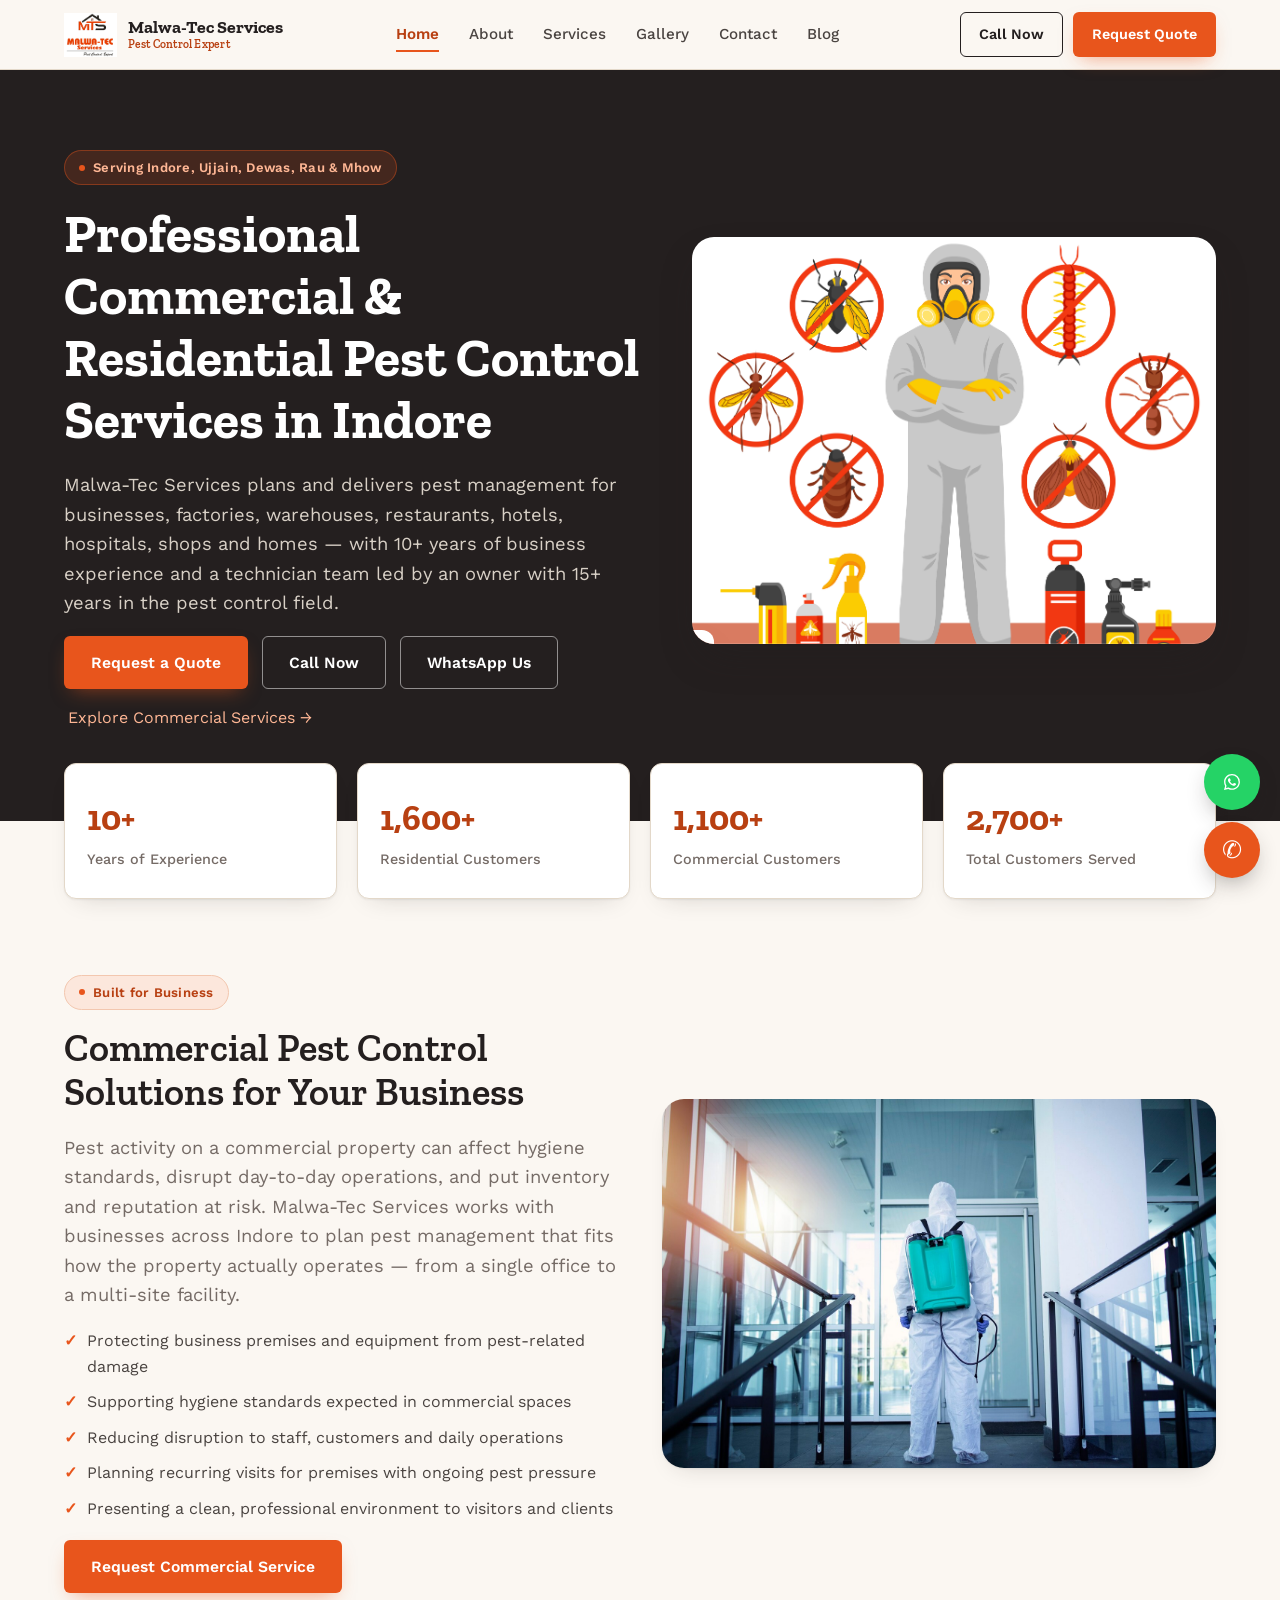
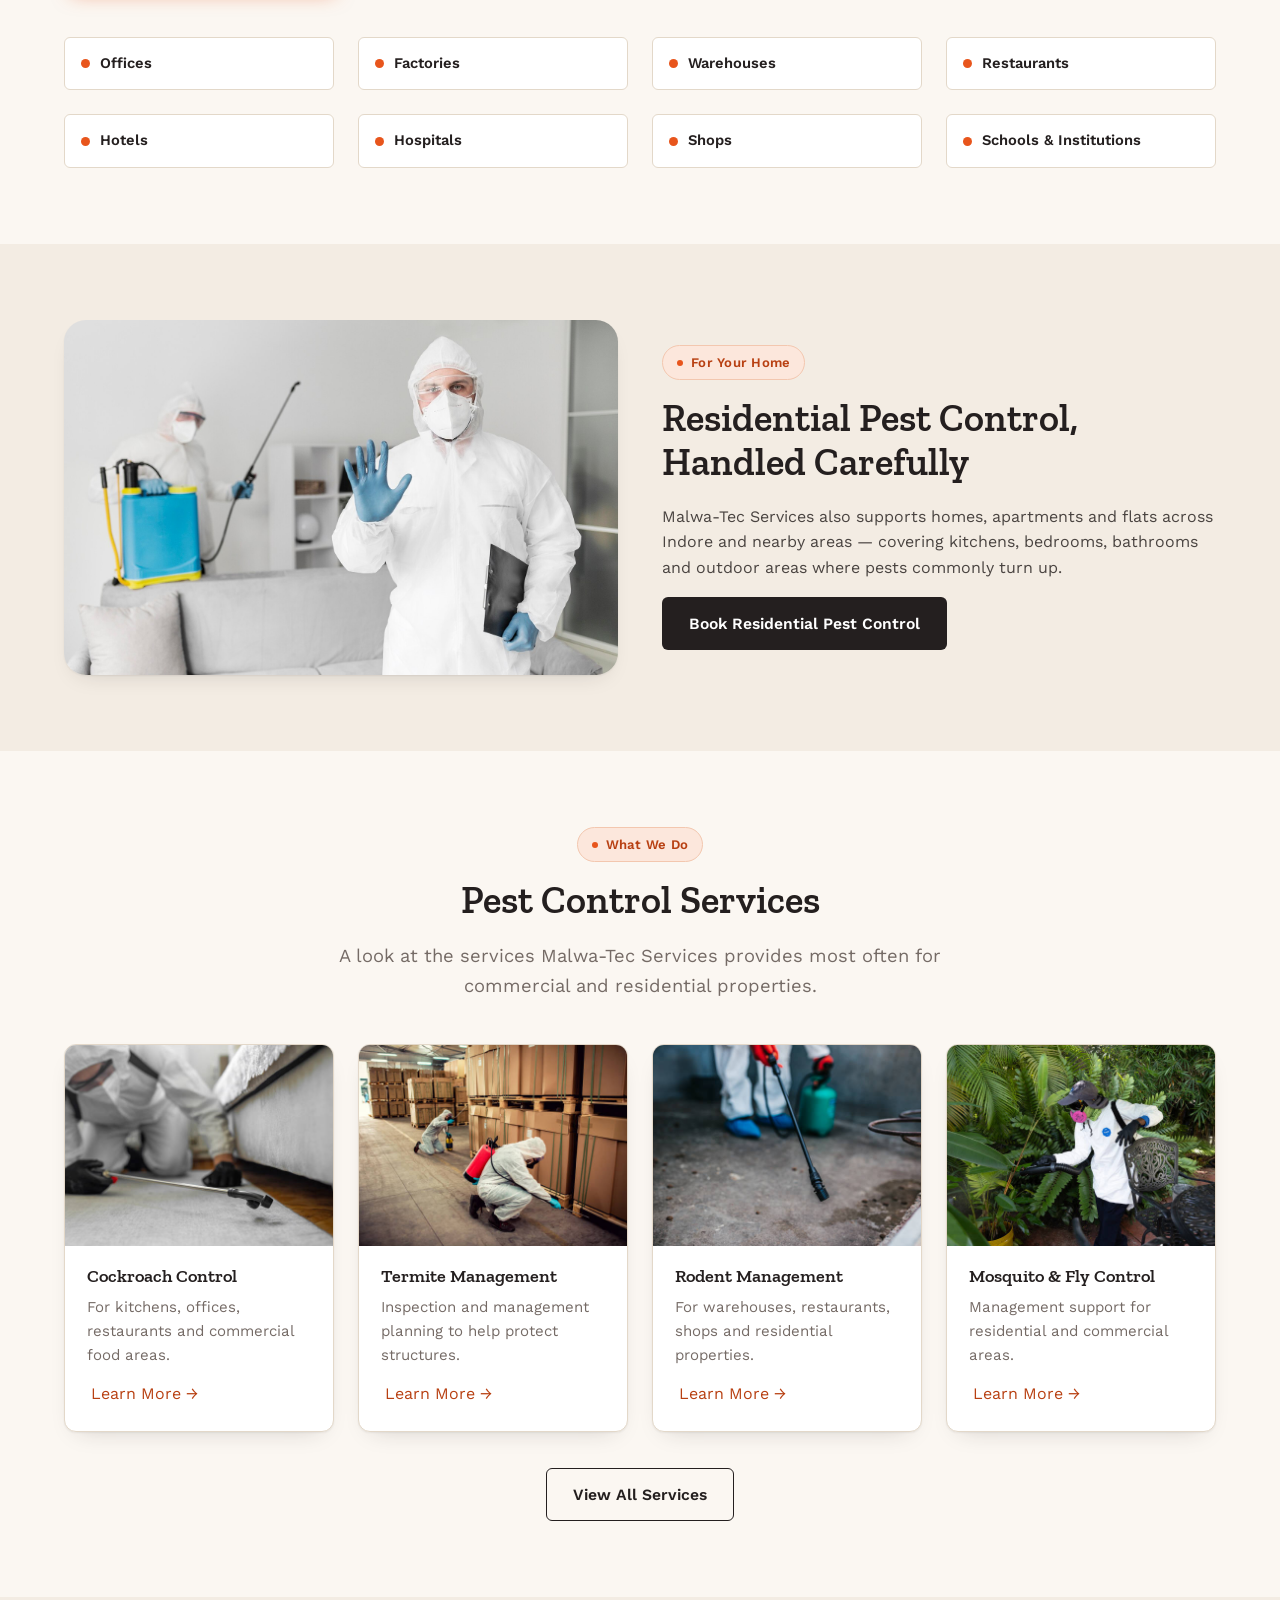
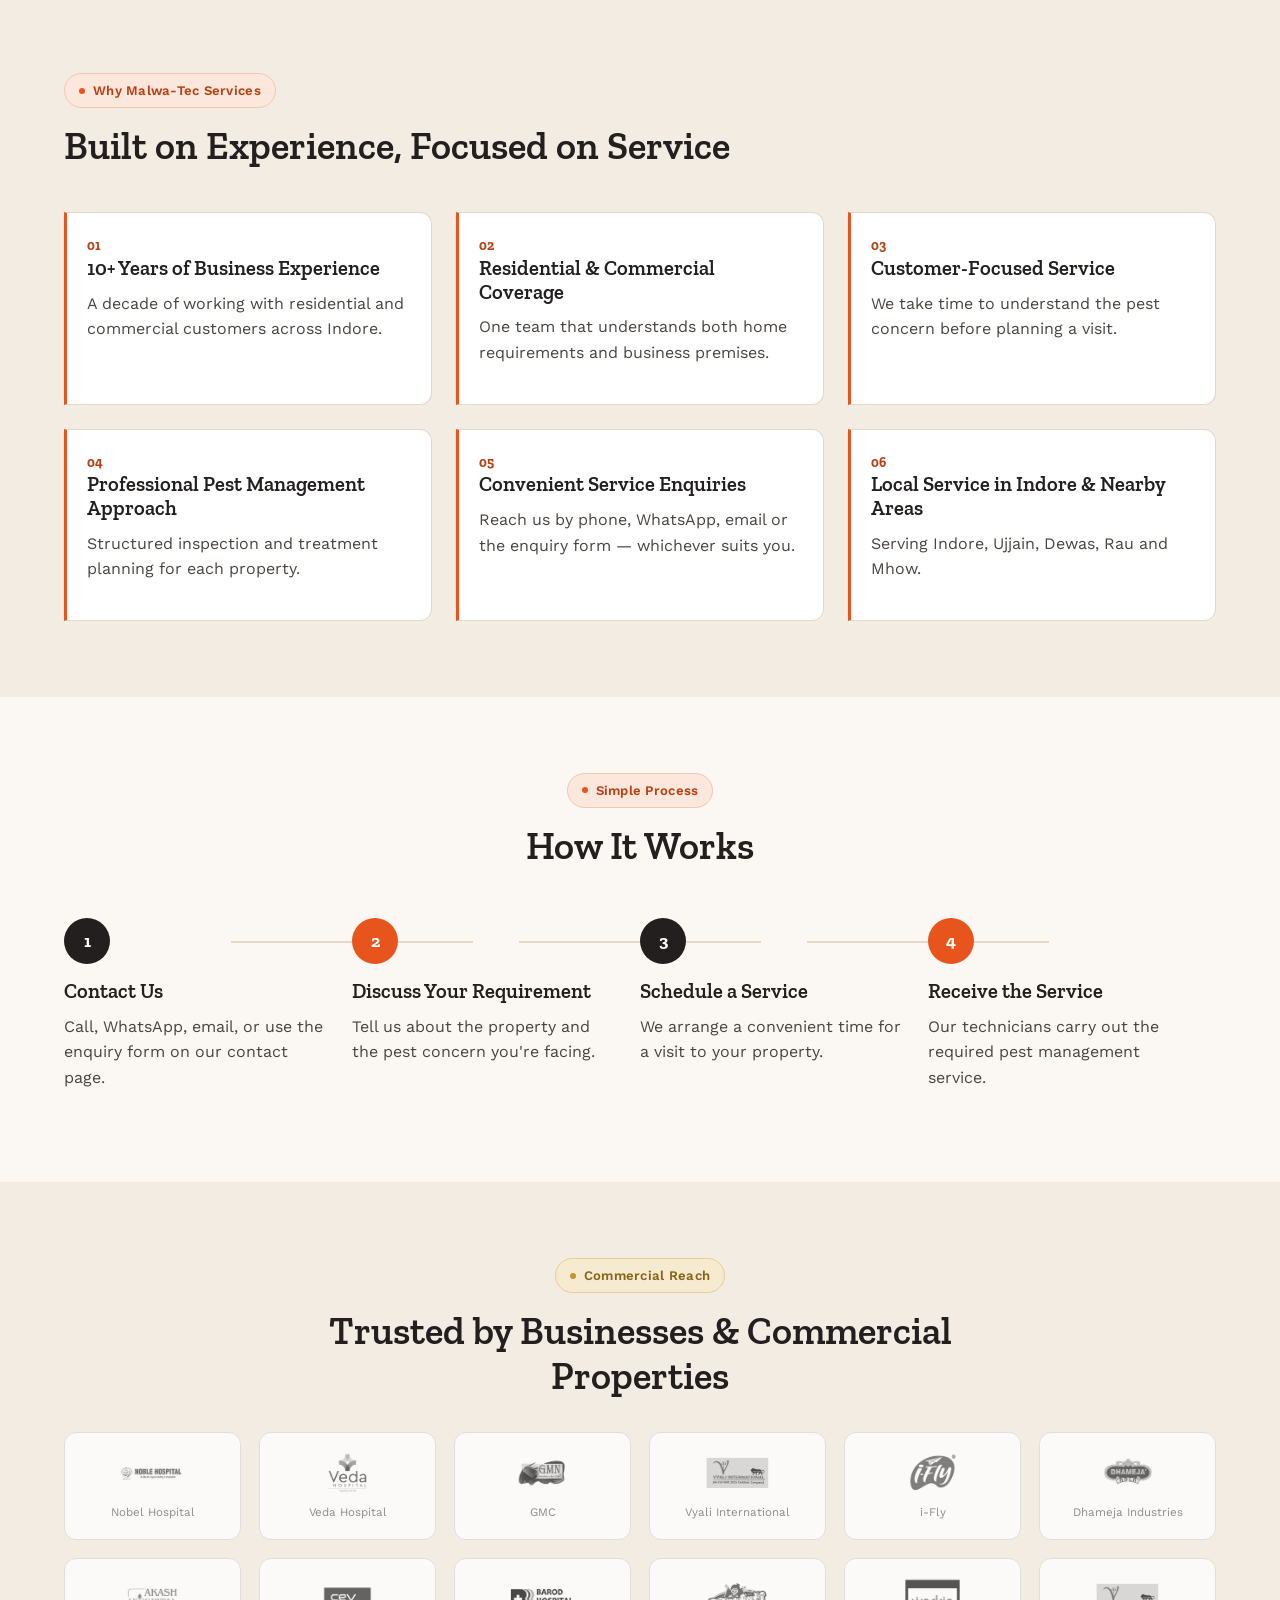
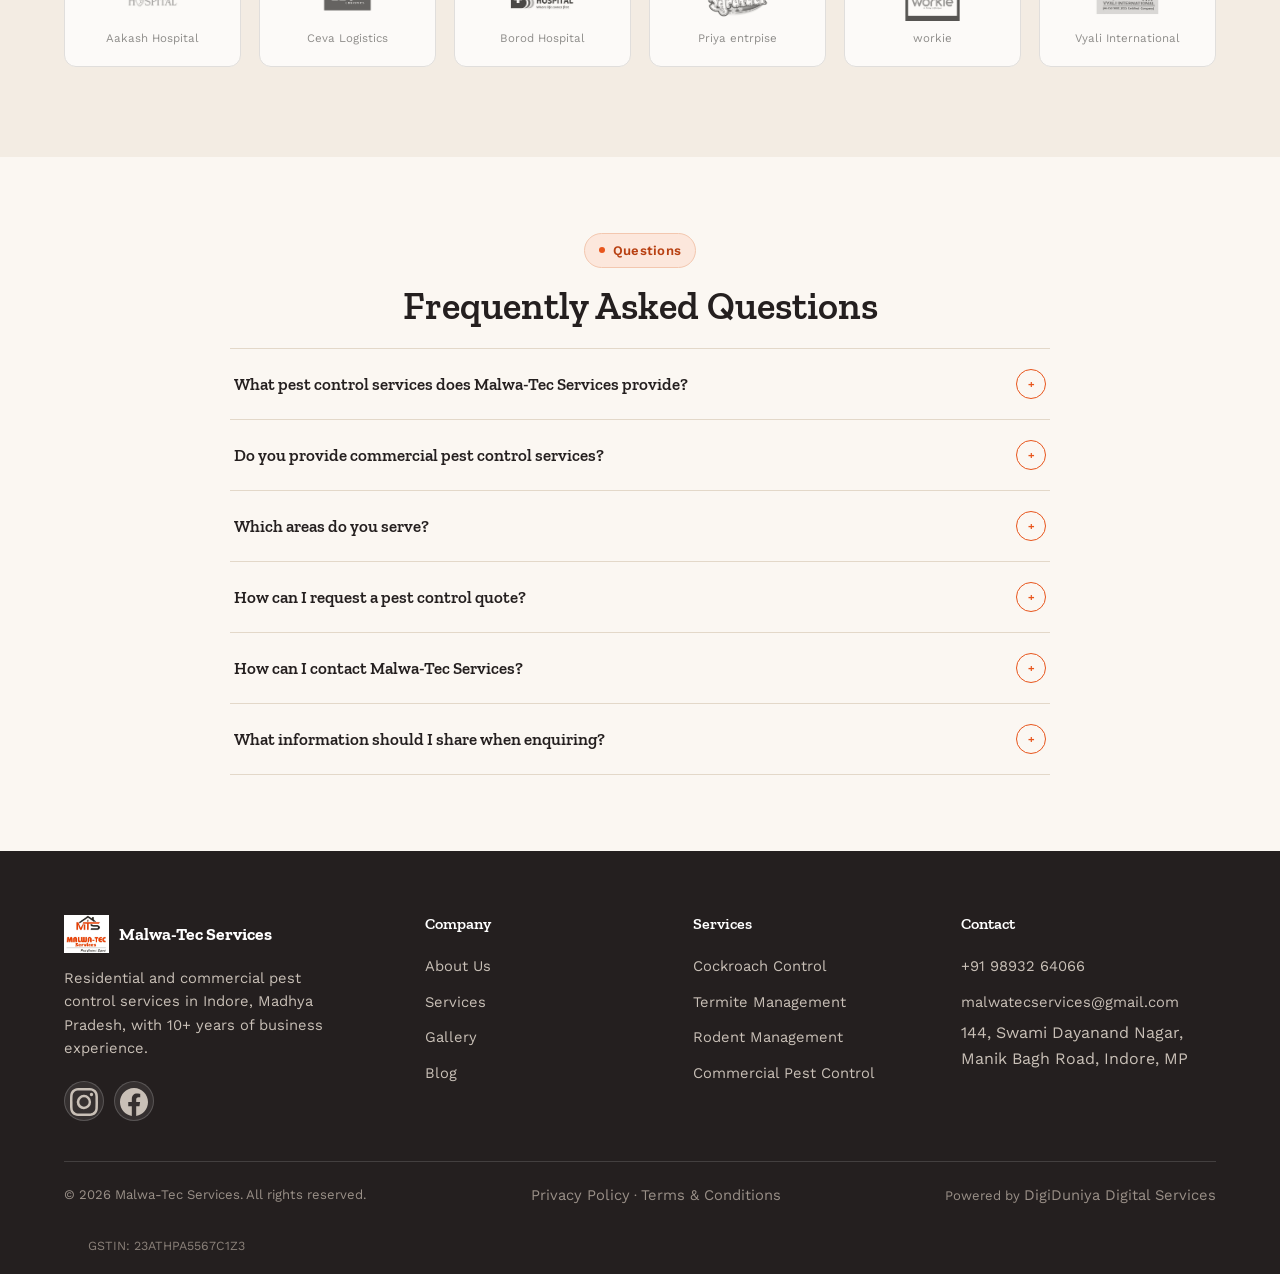
<file: index.html>
<!DOCTYPE html>
<html lang="en">
<head>
<meta charset="UTF-8">
<meta name="viewport" content="width=device-width, initial-scale=1.0">
<title>Malwa-Tec Services | Commercial &amp; Residential Pest Control in Indore</title>
<meta name="description" content="Malwa-Tec Services provides commercial and residential pest control services in Indore, Ujjain, Dewas, Rau and Mhow. Contact us for professional pest management solutions.">
<link rel="canonical" href="https://www.malwatecservices.in/index.html">
<meta property="og:type" content="website">
<meta property="og:title" content="Malwa-Tec Services | Commercial & Residential Pest Control in Indore">
<meta property="og:description" content="Professional commercial and residential pest control services in Indore, Ujjain, Dewas, Rau and Mhow.">
<meta property="og:image" content="images/hero/home-hero.jpg">
<meta property="og:url" content="https://www.malwatecservices.in/index.html">
<meta name="twitter:card" content="summary_large_image">
<meta name="twitter:title" content="Malwa-Tec Services | Commercial & Residential Pest Control in Indore">
<meta name="twitter:description" content="Professional commercial and residential pest control services in Indore, Ujjain, Dewas, Rau and Mhow.">
<meta name="twitter:image" content="images/hero/home-hero.jpg">
<link rel="icon" href="assets/favicon.svg" type="image/svg+xml">
<link rel="stylesheet" href="css/style.css">
<script type="application/ld+json">
{
  "@context": "https://schema.org",
  "@type": "LocalBusiness",
  "name": "Malwa-Tec Services",
  "image": "images/logo-malwa-tec.jpg",
  "telephone": "+91-9893264066",
  "email": "malwatecservices@gmail.com",
  "address": {
    "@type": "PostalAddress",
    "streetAddress": "144, Swami Dayanand Nagar, Manik Bagh Road",
    "addressLocality": "Indore",
    "addressRegion": "Madhya Pradesh",
    "addressCountry": "IN"
  },
  "areaServed": ["Indore", "Ujjain", "Dewas", "Rau", "Mhow"],
  "url": "https://www.malwatecservices.in/",
  "sameAs": [
    "https://www.instagram.com/malwa.tecservices",
    "https://www.facebook.com/MalwaTecServices"
  ]
}
</script>
</head>
<body>

<!-- ============ HEADER ============ -->
<header class="site-header">
  <div class="nav-bar">
    <a href="index.html" class="brand">
      <img src="images/logo-malwa-tec.jpg" alt="Malwa-Tec Services logo">
      <span class="brand-text"><strong>Malwa-Tec Services</strong><span>Pest Control Expert</span></span>
    </a>
    <nav class="nav-links" aria-label="Primary">
      <a href="index.html">Home</a>
      <a href="about.html">About</a>
      <a href="services.html">Services</a>
      <a href="gallery.html">Gallery</a>
      <a href="contact.html">Contact</a>
      <a href="blog-termite-management.html">Blog</a>
    </nav>
    <div class="nav-cta">
      <a href="tel:+919893264066" class="btn btn-outline">Call Now</a>
      <a href="contact.html" class="btn btn-primary">Request Quote</a>
    </div>
    <button class="hamburger" aria-label="Open menu" aria-expanded="false">
      <span></span><span></span><span></span>
    </button>
  </div>
</header>

<div class="scrim"></div>
<div class="mobile-panel" id="mobile-panel">
  <div class="mp-top">
    <strong>Menu</strong>
    <button class="mp-close" aria-label="Close menu">✕</button>
  </div>
  <a href="index.html">Home</a>
  <a href="about.html">About</a>
  <a href="services.html">Services</a>
  <a href="gallery.html">Gallery</a>
  <a href="contact.html">Contact</a>
  <a href="blog-termite-management.html">Blog</a>
  <div class="btn-row">
    <a href="tel:+919893264066" class="btn btn-outline btn-block">Call Now</a>
    <a href="contact.html" class="btn btn-primary btn-block">Request Quote</a>
  </div>
</div>

<!-- ============ HERO ============ -->
<section class="hero">
  <div class="hero-grid">
    <div>
      <span class="tag on-dark">Serving Indore, Ujjain, Dewas, Rau &amp; Mhow</span>
      <h1>Professional Commercial &amp; Residential Pest Control Services in Indore</h1>
      <p class="lede">Malwa-Tec Services plans and delivers pest management for businesses, factories, warehouses, restaurants, hotels, hospitals, shops and homes — with 10+ years of business experience and a technician team led by an owner with 15+ years in the pest control field.</p>
      <div class="btn-row">
        <a href="contact.html" class="btn btn-primary">Request a Quote</a>
        <a href="tel:+919893264066" class="btn btn-outline on-dark">Call Now</a>
        <a href="https://wa.me/919893264066" class="btn btn-outline on-dark" target="_blank" rel="noopener">WhatsApp Us</a>
      </div>
      <div style="margin-top:16px;">
        <a href="services.html#commercial" class="btn-ghost" style="color:#FFB795;">Explore Commercial Services →</a>
      </div>
    </div>
    <div class="hero-media">
      <img src="images/hero/home-hero.jpg" alt="Malwa-Tec Services technician conducting a commercial pest control site visit in Indore">
      <div class="hero-stats-chip">

      </div>
    </div>
  </div>
</section>

<!-- ============ TRUST STATS ============ -->
<div class="container">
  <div class="stats-grid reveal">
    <div class="stat-card"><strong>10+</strong><span>Years of Experience</span></div>
    <div class="stat-card"><strong>1,600+</strong><span>Residential Customers</span></div>
    <div class="stat-card"><strong>1,100+</strong><span>Commercial Customers</span></div>
    <div class="stat-card"><strong>2,700+</strong><span>Total Customers Served</span></div>
  </div>
</div>

<!-- ============ COMMERCIAL HIGHLIGHT ============ -->
<section class="section" id="commercial">
  <div class="container">
    <div class="two-col">
      <div class="reveal">
        <span class="tag">Built for Business</span>
        <h2>Commercial Pest Control Solutions for Your Business</h2>
        <p class="lede">Pest activity on a commercial property can affect hygiene standards, disrupt day-to-day operations, and put inventory and reputation at risk. Malwa-Tec Services works with businesses across Indore to plan pest management that fits how the property actually operates — from a single office to a multi-site facility.</p>
        <ul class="icon-list">
          <li>Protecting business premises and equipment from pest-related damage</li>
          <li>Supporting hygiene standards expected in commercial spaces</li>
          <li>Reducing disruption to staff, customers and daily operations</li>
          <li>Planning recurring visits for premises with ongoing pest pressure</li>
          <li>Presenting a clean, professional environment to visitors and clients</li>
        </ul>
        <a href="contact.html?property=commercial" class="btn btn-primary" style="margin-top:18px;">Request Commercial Service</a>
      </div>
      <div class="reveal">
        <img src="images/services/commercial-pestcontrol.jpg" alt="Commercial pest control service for offices and warehouses in Indore" style="border-radius:var(--radius-l);box-shadow:var(--shadow-card);">
      </div>
    </div>

    <div class="grid grid-4" style="margin-top:44px;">
      <a class="industry-chip reveal" href="services.html#commercial"><span class="dot"></span>Offices</a>
      <a class="industry-chip reveal" href="services.html#commercial"><span class="dot"></span>Factories</a>
      <a class="industry-chip reveal" href="services.html#commercial"><span class="dot"></span>Warehouses</a>
      <a class="industry-chip reveal" href="services.html#commercial"><span class="dot"></span>Restaurants</a>
      <a class="industry-chip reveal" href="services.html#commercial"><span class="dot"></span>Hotels</a>
      <a class="industry-chip reveal" href="services.html#commercial"><span class="dot"></span>Hospitals</a>
      <a class="industry-chip reveal" href="services.html#commercial"><span class="dot"></span>Shops</a>
      <a class="industry-chip reveal" href="services.html#commercial"><span class="dot"></span>Schools &amp; Institutions</a>
    </div>
  </div>
</section>

<!-- ============ RESIDENTIAL SECTION ============ -->
<section class="section section-alt">
  <div class="container">
    <div class="two-col">
      <div class="reveal">
        <img src="images/hero/residential-hero.jpg" alt="Residential pest control service for homes and apartments in Indore" style="border-radius:var(--radius-l);box-shadow:var(--shadow-card);">
      </div>
      <div class="reveal">
        <span class="tag">For Your Home</span>
        <h2>Residential Pest Control, Handled Carefully</h2>
        <p>Malwa-Tec Services also supports homes, apartments and flats across Indore and nearby areas — covering kitchens, bedrooms, bathrooms and outdoor areas where pests commonly turn up.</p>
        <a href="contact.html?property=residential" class="btn btn-dark">Book Residential Pest Control</a>
      </div>
    </div>
  </div>
</section>

<!-- ============ SERVICES PREVIEW ============ -->
<section class="section">
  <div class="container">
    <div class="section-head center reveal" style="margin:0 auto 44px;">
      <span class="tag">What We Do</span>
      <h2>Pest Control Services</h2>
      <p class="lede" style="margin:0 auto;">A look at the services Malwa-Tec Services provides most often for commercial and residential properties.</p>
    </div>
    <div class="grid grid-4">
      <div class="card reveal">
        <div class="card-img"><img src="images/services/cockroach-control.jpg" alt="Cockroach control service for kitchens, offices and restaurants"></div>
        <div class="card-body"><h3>Cockroach Control</h3><p>For kitchens, offices, restaurants and commercial food areas.</p><a class="btn-ghost" href="services.html#cockroach">Learn More →</a></div>
      </div>
      <div class="card reveal">
        <div class="card-img"><img src="images/services/termite-management.jpg" alt="Termite management and inspection service"></div>
        <div class="card-body"><h3>Termite Management</h3><p>Inspection and management planning to help protect structures.</p><a class="btn-ghost" href="services.html#termite">Learn More →</a></div>
      </div>
      <div class="card reveal">
        <div class="card-img"><img src="images/services/rodent-control.jpg" alt="Rodent management service for warehouses and homes"></div>
        <div class="card-body"><h3>Rodent Management</h3><p>For warehouses, restaurants, shops and residential properties.</p><a class="btn-ghost" href="services.html#rodent">Learn More →</a></div>
      </div>
      <div class="card reveal">
        <div class="card-img"><img src="images/services/mosquito-fly-control.jpg" alt="Mosquito and fly control service"></div>
        <div class="card-body"><h3>Mosquito &amp; Fly Control</h3><p>Management support for residential and commercial areas.</p><a class="btn-ghost" href="services.html#mosquito">Learn More →</a></div>
      </div>
    </div>
    <div class="center" style="margin-top:36px;">
      <a href="services.html" class="btn btn-outline">View All Services</a>
    </div>
  </div>
</section>

<!-- ============ WHY CHOOSE US ============ -->
<section class="section section-alt">
  <div class="container">
    <div class="section-head reveal">
      <span class="tag">Why Malwa-Tec Services</span>
      <h2>Built on Experience, Focused on Service</h2>
    </div>
    <div class="grid grid-3">
      <div class="value-card reveal"><div class="num">01</div><h3>10+ Years of Business Experience</h3><p>A decade of working with residential and commercial customers across Indore.</p></div>
      <div class="value-card reveal"><div class="num">02</div><h3>Residential &amp; Commercial Coverage</h3><p>One team that understands both home requirements and business premises.</p></div>
      <div class="value-card reveal"><div class="num">03</div><h3>Customer-Focused Service</h3><p>We take time to understand the pest concern before planning a visit.</p></div>
      <div class="value-card reveal"><div class="num">04</div><h3>Professional Pest Management Approach</h3><p>Structured inspection and treatment planning for each property.</p></div>
      <div class="value-card reveal"><div class="num">05</div><h3>Convenient Service Enquiries</h3><p>Reach us by phone, WhatsApp, email or the enquiry form — whichever suits you.</p></div>
      <div class="value-card reveal"><div class="num">06</div><h3>Local Service in Indore &amp; Nearby Areas</h3><p>Serving Indore, Ujjain, Dewas, Rau and Mhow.</p></div>
    </div>
  </div>
</section>

<!-- ============ HOW IT WORKS ============ -->
<section class="section">
  <div class="container">
    <div class="section-head center reveal" style="margin:0 auto 50px;">
      <span class="tag">Simple Process</span>
      <h2>How It Works</h2>
    </div>
    <div class="steps">
      <div class="step reveal"><div class="step-num">1</div><h3>Contact Us</h3><p>Call, WhatsApp, email, or use the enquiry form on our contact page.</p><div class="step-line"></div></div>
      <div class="step reveal"><div class="step-num">2</div><h3>Discuss Your Requirement</h3><p>Tell us about the property and the pest concern you're facing.</p><div class="step-line"></div></div>
      <div class="step reveal"><div class="step-num">3</div><h3>Schedule a Service</h3><p>We arrange a convenient time for a visit to your property.</p><div class="step-line"></div></div>
      <div class="step reveal"><div class="step-num">4</div><h3>Receive the Service</h3><p>Our technicians carry out the required pest management service.</p></div>
    </div>
  </div>
</section>

<!-- ============ CLIENT LOGO SHOWCASE ============ -->
<section class="section section-alt">
  <div class="container">
    <div class="section-head center reveal" style="margin:0 auto 34px;">
      <span class="tag gold">Commercial Reach</span>
      <h2>Trusted by Businesses &amp; Commercial Properties</h2>
    </div>
    
    <div class="logo-strip reveal">
      <div class="logo-card"><img src="images/logos/nobel hospital 2.png" alt="Dummy placeholder mark: Client Logo 01"><span>Nobel Hospital</span></div>
      <div class="logo-card"><img src="images/logos/veda hospital 3.png" alt="Dummy placeholder mark: Client Logo 02"><span>Veda Hospital</span></div>
      <div class="logo-card"><img src="images/logos/GMN 11.png" alt="Dummy placeholder mark: Client Logo 03"><span>GMC</span></div>
      <div class="logo-card"><img src="images/logos/vyali 10.png" alt="Dummy placeholder mark: Client Logo 04"><span>Vyali International</span></div>
      <div class="logo-card"><img src="images/logos/RJ 4.png" alt="Dummy placeholder mark: Client Logo 05"><span>i-Fly</span></div>
      <div class="logo-card"><img src="images/logos/dhameja 1.png" alt="Dummy placeholder mark: Client Logo 06"><span>Dhameja Industries</span></div>
      <div class="logo-card"><img src="images/logos/aakash HP 5.png" alt="Dummy placeholder mark: Client Logo 06"><span>Aakash Hospital</span></div>
      <div class="logo-card"><img src="images/logos/ceva 6.png" alt="Dummy placeholder mark: Client Logo 06"><span>Ceva Logistics</span></div>
      <div class="logo-card"><img src="images/logos/borod HP 7.png" alt="Dummy placeholder mark: Client Logo 06"><span>Borod Hospital</span></div>
      <div class="logo-card"><img src="images/logos/priya entrpise 9.png" alt="Dummy placeholder mark: Client Logo 06"><span>Priya entrpise</span></div>
      <div class="logo-card"><img src="images/logos/workie 8.png" alt="Dummy placeholder mark: Client Logo 06"><span>workie</span></div>
      <div class="logo-card"><img src="images/logos/vyali 10.png" alt="Dummy placeholder mark: Client Logo 04"><span>Vyali International</span></div>


    </div>
    <p class="logo-note center"></p>
  </div>
</section>

<!-- ============ FAQ ============ -->
<section class="section">
  <div class="container">
    <div class="section-head center reveal" style="margin:0 auto 20px;">
      <span class="tag">Questions</span>
      <h2>Frequently Asked Questions</h2>
    </div>
    <div class="faq-list reveal" style="max-width:820px;margin:0 auto;">
      <div class="faq-item" data-open="false">
        <button class="faq-q" aria-expanded="false">What pest control services does Malwa-Tec Services provide?<span class="icon">+</span></button>
        <div class="faq-a"><div class="faq-a-inner">We provide cockroach, termite, bed bug, rodent, ant, spider &amp; lizard, mosquito &amp; fly, wood borer, and bird pro services, along with pre- and post-construction anti-termite treatment and anti-termite reticulation systems. See the Services page for the full list.</div></div>
      </div>
      <div class="faq-item" data-open="false">
        <button class="faq-q" aria-expanded="false">Do you provide commercial pest control services?<span class="icon">+</span></button>
        <div class="faq-a"><div class="faq-a-inner">Yes. Commercial pest control is a core focus for us, covering offices, factories, warehouses, restaurants, hotels, hospitals, shops and educational institutions.</div></div>
      </div>
      <div class="faq-item" data-open="false">
        <button class="faq-q" aria-expanded="false">Which areas do you serve?<span class="icon">+</span></button>
        <div class="faq-a"><div class="faq-a-inner">We serve Indore, Ujjain, Dewas, Rau and Mhow.</div></div>
      </div>
      <div class="faq-item" data-open="false">
        <button class="faq-q" aria-expanded="false">How can I request a pest control quote?<span class="icon">+</span></button>
        <div class="faq-a"><div class="faq-a-inner">Use the enquiry form on our Contact page, call us, or message us on WhatsApp. Share your property type and pest concern and our team will get back to you.</div></div>
      </div>
      <div class="faq-item" data-open="false">
        <button class="faq-q" aria-expanded="false">How can I contact Malwa-Tec Services?<span class="icon">+</span></button>
        <div class="faq-a"><div class="faq-a-inner">Call +91 98932 64066, WhatsApp us, email malwatecservices@gmail.com, or fill in the contact form.</div></div>
      </div>
      <div class="faq-item" data-open="false">
        <button class="faq-q" aria-expanded="false">What information should I share when enquiring?<span class="icon">+</span></button>
        <div class="faq-a"><div class="faq-a-inner">Your name, phone number, property type (residential or commercial), the service you need, and a short description of the pest concern helps us respond faster.</div></div>
      </div>
    </div>
  </div>
</section>

<!-- ============ FOOTER ============ -->
<footer class="site-footer">
  <div class="container">
    <div class="footer-grid">
      <div>
        <div class="footer-brand">
          <img src="images/logo-malwa-tec.jpg" alt="Malwa-Tec Services logo">
          <strong>Malwa-Tec Services</strong>
        </div>
        <p style="font-size:.92rem;max-width:32ch;">Residential and commercial pest control services in Indore, Madhya Pradesh, with 10+ years of business experience.</p>
        <div class="social-row">
          <a href="https://www.instagram.com/malwa.tecservices" target="_blank" rel="noopener" aria-label="Instagram"><svg xmlns="http://www.w3.org/2000/svg" width="38" height="28" fill="currentColor" class="bi bi-instagram" viewBox="0 0 16 16">
  <path d="M8 0C5.829 0 5.556.01 4.703.048 3.85.088 3.269.222 2.76.42a3.9 3.9 0 0 0-1.417.923A3.9 3.9 0 0 0 .42 2.76C.222 3.268.087 3.85.048 4.7.01 5.555 0 5.827 0 8.001c0 2.172.01 2.444.048 3.297.04.852.174 1.433.372 1.942.205.526.478.972.923 1.417.444.445.89.719 1.416.923.51.198 1.09.333 1.942.372C5.555 15.99 5.827 16 8 16s2.444-.01 3.298-.048c.851-.04 1.434-.174 1.943-.372a3.9 3.9 0 0 0 1.416-.923c.445-.445.718-.891.923-1.417.197-.509.332-1.09.372-1.942C15.99 10.445 16 10.173 16 8s-.01-2.445-.048-3.299c-.04-.851-.175-1.433-.372-1.941a3.9 3.9 0 0 0-.923-1.417A3.9 3.9 0 0 0 13.24.42c-.51-.198-1.092-.333-1.943-.372C10.443.01 10.172 0 7.998 0zm-.717 1.442h.718c2.136 0 2.389.007 3.232.046.78.035 1.204.166 1.486.275.373.145.64.319.92.599s.453.546.598.92c.11.281.24.705.275 1.485.039.843.047 1.096.047 3.231s-.008 2.389-.047 3.232c-.035.78-.166 1.203-.275 1.485a2.5 2.5 0 0 1-.599.919c-.28.28-.546.453-.92.598-.28.11-.704.24-1.485.276-.843.038-1.096.047-3.232.047s-2.39-.009-3.233-.047c-.78-.036-1.203-.166-1.485-.276a2.5 2.5 0 0 1-.92-.598 2.5 2.5 0 0 1-.6-.92c-.109-.281-.24-.705-.275-1.485-.038-.843-.046-1.096-.046-3.233s.008-2.388.046-3.231c.036-.78.166-1.204.276-1.486.145-.373.319-.64.599-.92s.546-.453.92-.598c.282-.11.705-.24 1.485-.276.738-.034 1.024-.044 2.515-.045zm4.988 1.328a.96.96 0 1 0 0 1.92.96.96 0 0 0 0-1.92m-4.27 1.122a4.109 4.109 0 1 0 0 8.217 4.109 4.109 0 0 0 0-8.217m0 1.441a2.667 2.667 0 1 1 0 5.334 2.667 2.667 0 0 1 0-5.334"/>
</svg></a>
          <a href="https://www.facebook.com/MalwaTecServices" target="_blank" rel="noopener" aria-label="Facebook"><svg xmlns="http://www.w3.org/2000/svg" width="38" height="28" fill="currentColor" class="bi bi-facebook" viewBox="0 0 16 16">
  <path d="M16 8.049c0-4.446-3.582-8.05-8-8.05C3.58 0-.002 3.603-.002 8.05c0 4.017 2.926 7.347 6.75 7.951v-5.625h-2.03V8.05H6.75V6.275c0-2.017 1.195-3.131 3.022-3.131.876 0 1.791.157 1.791.157v1.98h-1.009c-.993 0-1.303.621-1.303 1.258v1.51h2.218l-.354 2.326H9.25V16c3.824-.604 6.75-3.934 6.75-7.951"/>
</svg></a>
        </div>
      </div>
      <div>
        <h4>Company</h4>
        <a href="about.html">About Us</a>
        <a href="services.html">Services</a>
        <a href="gallery.html">Gallery</a>
        <a href="blog-termite-management.html">Blog</a>
      </div>
      <div>
        <h4>Services</h4>
        <a href="services.html#cockroach">Cockroach Control</a>
        <a href="services.html#termite">Termite Management</a>
        <a href="services.html#rodent">Rodent Management</a>
        <a href="services.html#commercial">Commercial Pest Control</a>
      </div>
      <div>
        <h4>Contact</h4>
        <a href="tel:+919893264066">+91 98932 64066</a>
        <a href="mailto:malwatecservices@gmail.com">malwatecservices@gmail.com</a>
        <p>144, Swami Dayanand Nagar, Manik Bagh Road, Indore, MP</p>
      </div>
    </div>
    <div class="footer-legal">
      <span>© <span class="cur-year">2026</span> Malwa-Tec Services. All rights reserved.</span>
      <span>
        <a href="privacy-policy.html">Privacy Policy</a> ·
        <a href="terms-and-conditions.html">Terms &amp; Conditions</a>
      </span>
      <span>Powered by <a href="https://digiduniya.com/" target="_blank" rel="noopener">DigiDuniya Digital Services</a></span>
    </div>
    <p class="gst-line container" style="padding-bottom:18px;">GSTIN: 23ATHPA5567C1Z3</p>
  </div>
</footer>

<div class="floating-actions">
  <a href="https://wa.me/919893264066" class="fab fab-whatsapp" target="_blank" rel="noopener" aria-label="Chat on WhatsApp"><svg xmlns="http://www.w3.org/2000/svg" width="16" height="16" fill="currentColor" class="bi bi-whatsapp" viewBox="0 0 16 16">
  <path d="M13.601 2.326A7.85 7.85 0 0 0 7.994 0C3.627 0 .068 3.558.064 7.926c0 1.399.366 2.76 1.057 3.965L0 16l4.204-1.102a7.9 7.9 0 0 0 3.79.965h.004c4.368 0 7.926-3.558 7.93-7.93A7.9 7.9 0 0 0 13.6 2.326zM7.994 14.521a6.6 6.6 0 0 1-3.356-.92l-.24-.144-2.494.654.666-2.433-.156-.251a6.56 6.56 0 0 1-1.007-3.505c0-3.626 2.957-6.584 6.591-6.584a6.56 6.56 0 0 1 4.66 1.931 6.56 6.56 0 0 1 1.928 4.66c-.004 3.639-2.961 6.592-6.592 6.592m3.615-4.934c-.197-.099-1.17-.578-1.353-.646-.182-.065-.315-.099-.445.099-.133.197-.513.646-.627.775-.114.133-.232.148-.43.05-.197-.1-.836-.308-1.592-.985-.59-.525-.985-1.175-1.103-1.372-.114-.198-.011-.304.088-.403.087-.088.197-.232.296-.346.1-.114.133-.198.198-.33.065-.134.034-.248-.015-.347-.05-.099-.445-1.076-.612-1.47-.16-.389-.323-.335-.445-.34-.114-.007-.247-.007-.38-.007a.73.73 0 0 0-.529.247c-.182.198-.691.677-.691 1.654s.71 1.916.81 2.049c.098.133 1.394 2.132 3.383 2.992.47.205.84.326 1.129.418.475.152.904.129 1.246.08.38-.058 1.171-.48 1.338-.943.164-.464.164-.86.114-.943-.049-.084-.182-.133-.38-.232"/>
</svg></a>
  <a href="tel:+919893264066" class="fab fab-call" aria-label="Call Malwa-Tec Services">✆</a>
  <button class="back-to-top" aria-label="Back to top">↑</button>
</div>

<script src="js/script.js"></script>
</body>
</html>
</file>
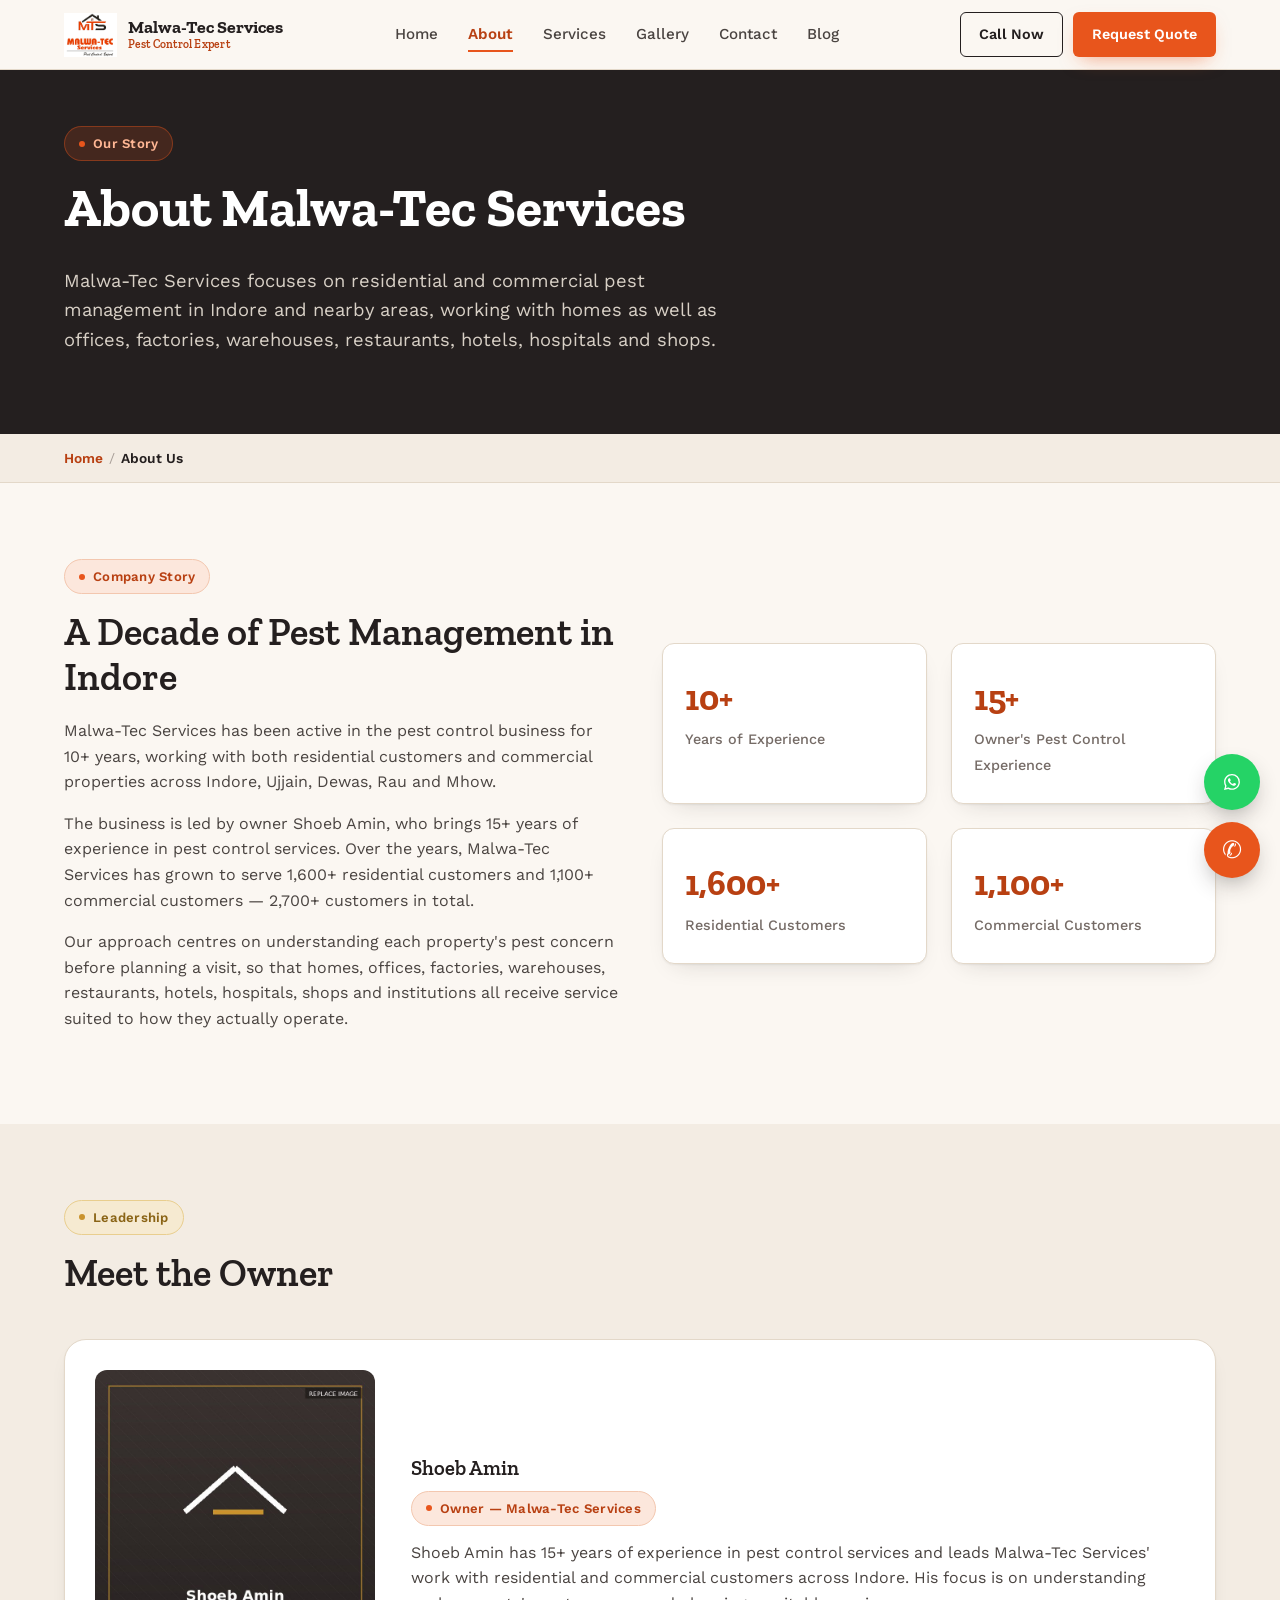
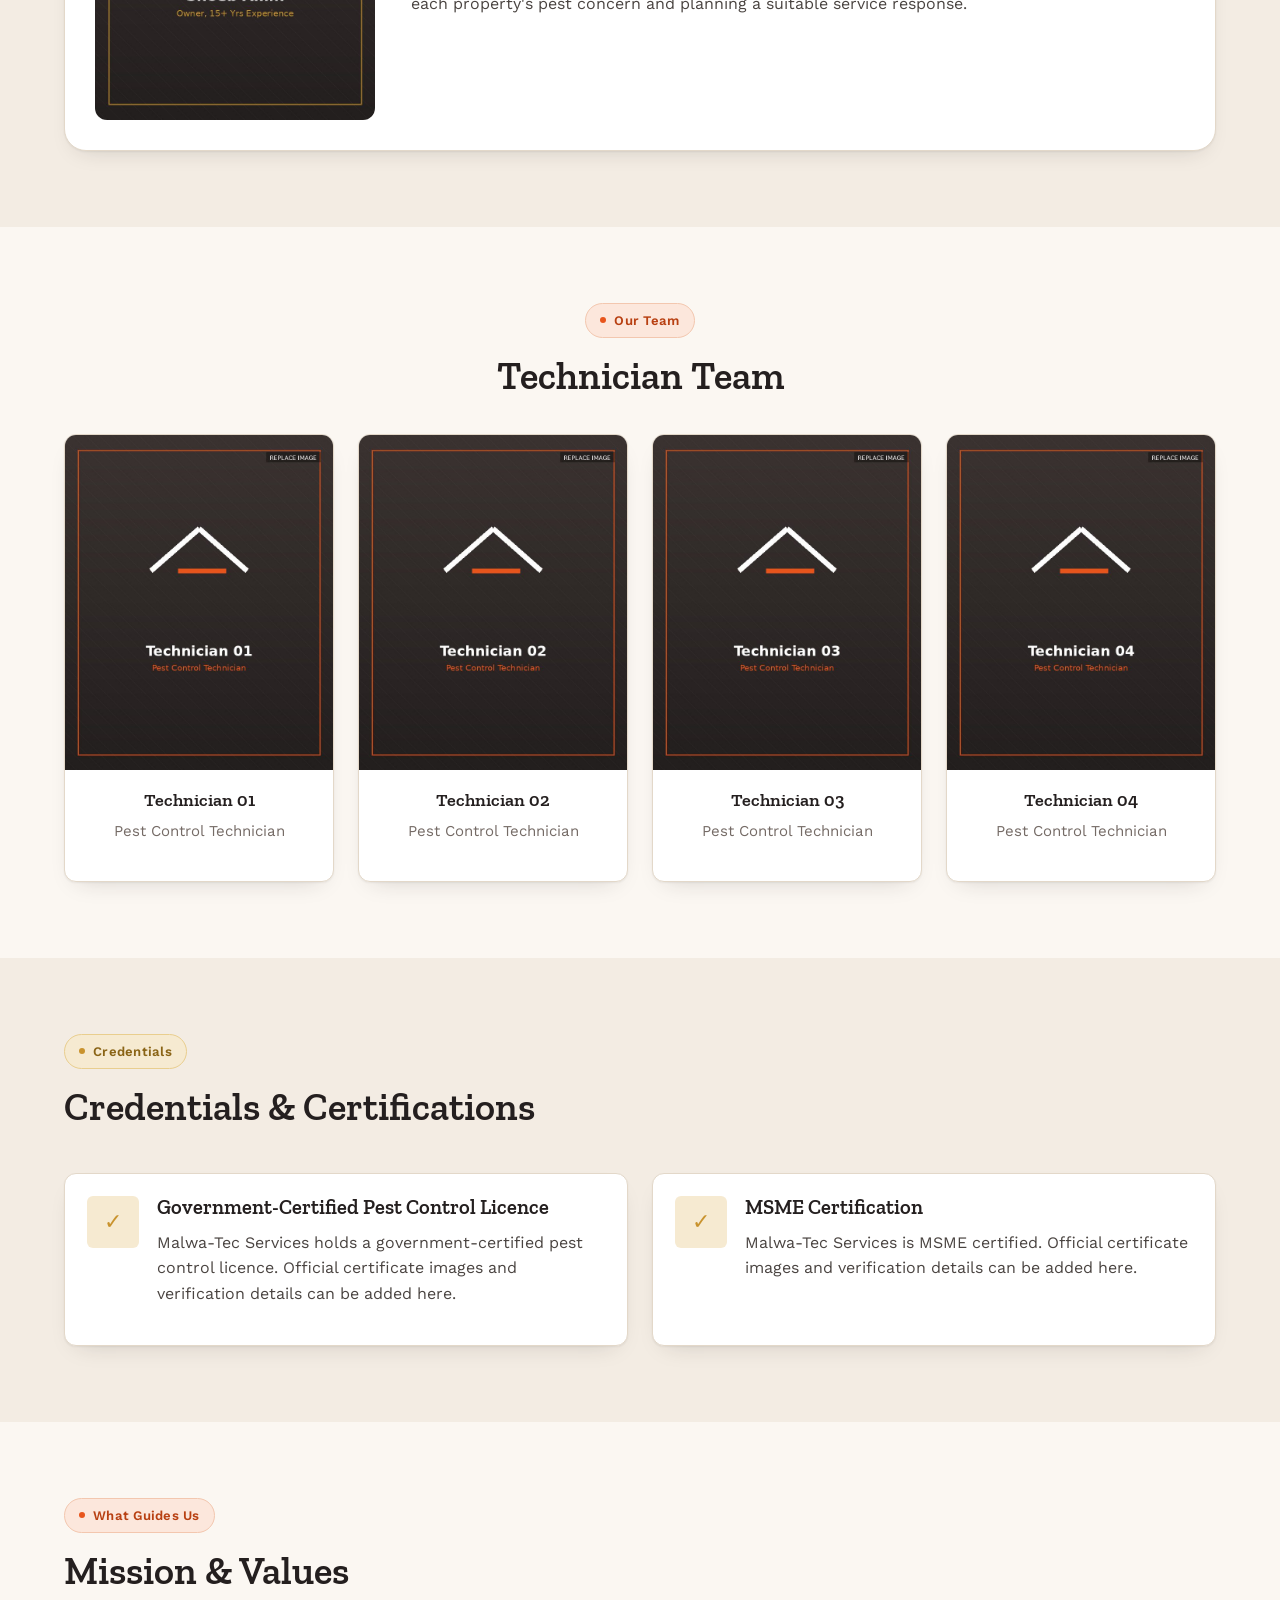
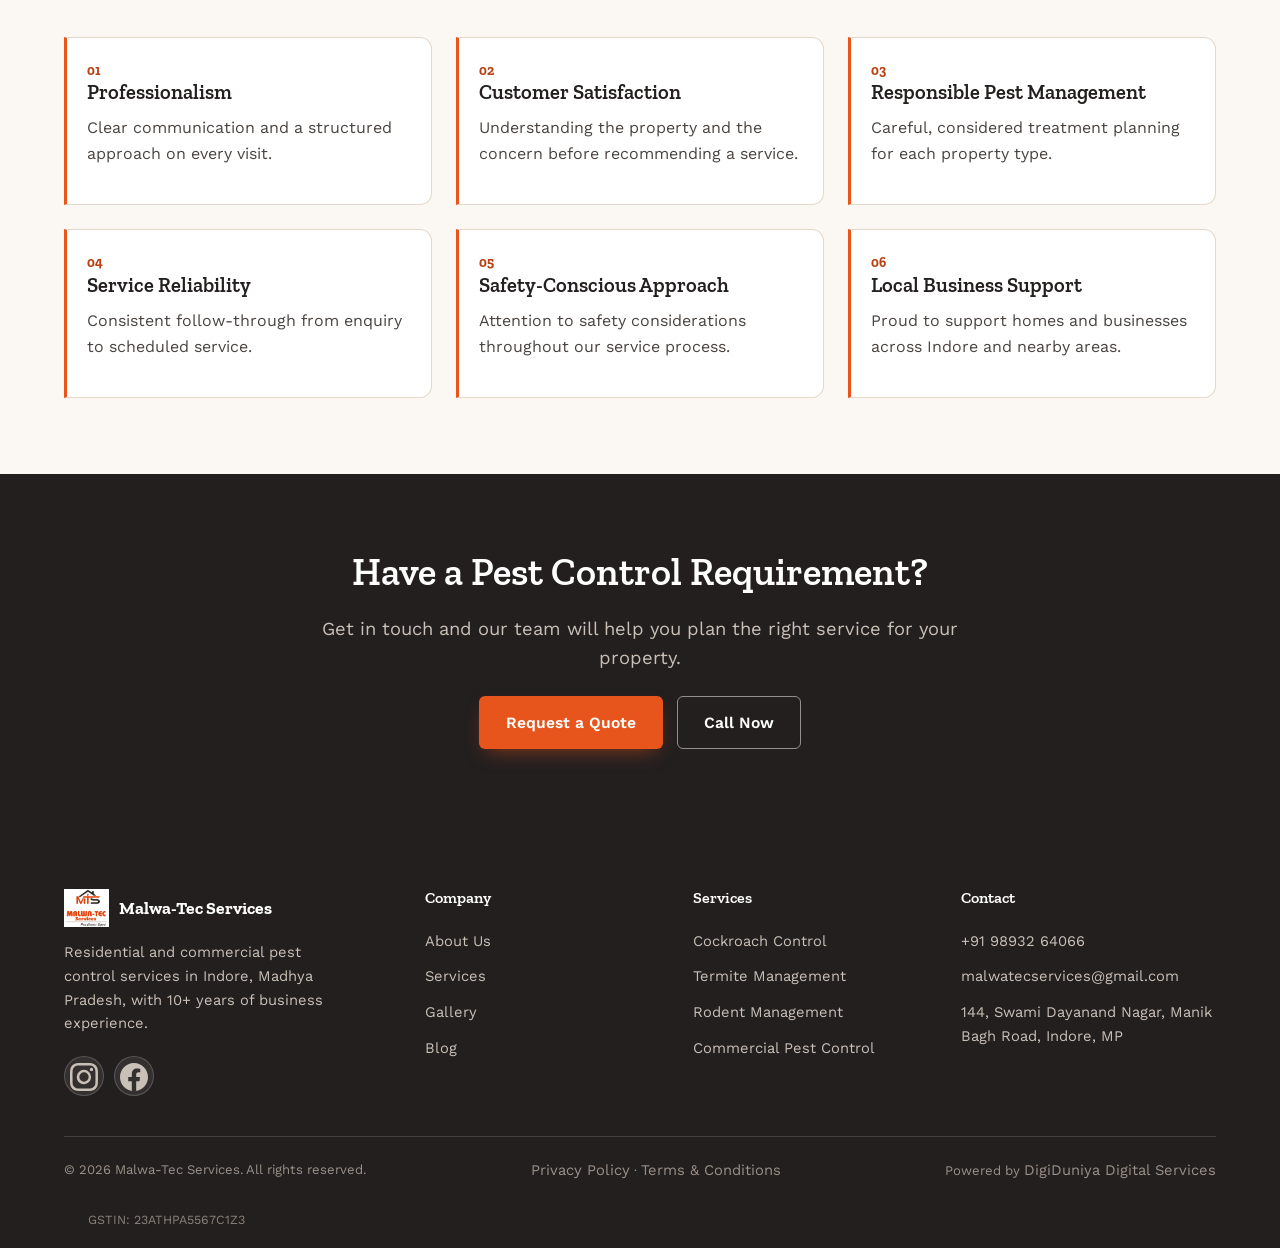
<file: about.html>
<!DOCTYPE html>
<html lang="en">
<head>
<meta charset="UTF-8">
<meta name="viewport" content="width=device-width, initial-scale=1.0">
<title>About Malwa-Tec Services | Pest Control Company in Indore</title>
<meta name="description" content="Learn about Malwa-Tec Services — a residential and commercial pest control company in Indore led by owner Shoeb Amin, with 10+ years of business experience.">
<link rel="canonical" href="https://www.malwatecservices.in/about.html">
<meta property="og:type" content="website">
<meta property="og:title" content="About Malwa-Tec Services">
<meta property="og:description" content="A residential and commercial pest control company in Indore with 10+ years of business experience.">
<meta property="og:image" content="images/hero/about-hero.jpg">
<meta name="twitter:card" content="summary_large_image">
<link rel="icon" href="assets/favicon.svg" type="image/svg+xml">
<link rel="stylesheet" href="css/style.css">
<script type="application/ld+json">
{
  "@context": "https://schema.org",
  "@type": "BreadcrumbList",
  "itemListElement": [
    {"@type":"ListItem","position":1,"name":"Home","item":"https://www.malwatecservices.in/index.html"},
    {"@type":"ListItem","position":2,"name":"About Us","item":"http://malwatecservices.in/about.html"}
  ]
}
</script>
</head>
<body>

<header class="site-header">
  <div class="nav-bar">
    <a href="index.html" class="brand">
      <img src="images/logo-malwa-tec.jpg" alt="Malwa-Tec Services logo">
      <span class="brand-text"><strong>Malwa-Tec Services</strong><span>Pest Control Expert</span></span>
    </a>
    <nav class="nav-links" aria-label="Primary">
      <a href="index.html">Home</a>
      <a href="about.html">About</a>
      <a href="services.html">Services</a>
      <a href="gallery.html">Gallery</a>
      <a href="contact.html">Contact</a>
      <a href="blog-termite-management.html">Blog</a>
    </nav>
    <div class="nav-cta">
      <a href="tel:+919893264066" class="btn btn-outline">Call Now</a>
      <a href="contact.html" class="btn btn-primary">Request Quote</a>
    </div>
    <button class="hamburger" aria-label="Open menu" aria-expanded="false">
      <span></span><span></span><span></span>
    </button>
  </div>
</header>
<div class="scrim"></div>
<div class="mobile-panel">
  <div class="mp-top"><strong>Menu</strong><button class="mp-close" aria-label="Close menu">✕</button></div>
  <a href="index.html">Home</a>
  <a href="about.html">About</a>
  <a href="services.html">Services</a>
  <a href="gallery.html">Gallery</a>
  <a href="contact.html">Contact</a>
  <a href="blog-termite-management.html">Blog</a>
  <div class="btn-row">
    <a href="tel:+919893264066" class="btn btn-outline btn-block">Call Now</a>
    <a href="contact.html" class="btn btn-primary btn-block">Request Quote</a>
  </div>
</div>

<section class="page-hero">
  <div class="container">
    <span class="tag on-dark">Our Story</span>
    <h1>About Malwa-Tec Services</h1>
    <p class="lede">Malwa-Tec Services focuses on residential and commercial pest management in Indore and nearby areas, working with homes as well as offices, factories, warehouses, restaurants, hotels, hospitals and shops.</p>
  </div>
</section>

<div class="breadcrumb-bar">
  <div class="container">
    <div class="breadcrumb">
      <a href="index.html">Home</a><span class="sep">/</span><span class="current">About Us</span>
    </div>
  </div>
</div>

<section class="section">
  <div class="container">
    <div class="two-col">
      <div class="reveal">
        <span class="tag">Company Story</span>
        <h2>A Decade of Pest Management in Indore</h2>
        <p>Malwa-Tec Services has been active in the pest control business for 10+ years, working with both residential customers and commercial properties across Indore, Ujjain, Dewas, Rau and Mhow.</p>
        <p>The business is led by owner Shoeb Amin, who brings 15+ years of experience in pest control services. Over the years, Malwa-Tec Services has grown to serve 1,600+ residential customers and 1,100+ commercial customers — 2,700+ customers in total.</p>
        <p>Our approach centres on understanding each property's pest concern before planning a visit, so that homes, offices, factories, warehouses, restaurants, hotels, hospitals, shops and institutions all receive service suited to how they actually operate.</p>
      </div>
      <div class="reveal">
        <div class="grid grid-2">
          <div class="stat-card"><strong>10+</strong><span>Years of Experience</span></div>
          <div class="stat-card"><strong>15+</strong><span>Owner's Pest Control Experience</span></div>
          <div class="stat-card"><strong>1,600+</strong><span>Residential Customers</span></div>
          <div class="stat-card"><strong>1,100+</strong><span>Commercial Customers</span></div>
        </div>
      </div>
    </div>
  </div>
</section>

<!-- OWNER PROFILE -->
<section class="section section-alt">
  <div class="container">
    <div class="section-head reveal">
      <span class="tag gold">Leadership</span>
      <h2>Meet the Owner</h2>
    </div>
    <div class="owner-card reveal">
      <div>
        <img src="images/team/owner-shoeb-amin-placeholder.jpg" alt="Placeholder portrait of Shoeb Amin, Owner of Malwa-Tec Services">
        
      </div>
      <div>
        <h3>Shoeb Amin</h3>
        <p class="tag" style="margin-bottom:14px;">Owner — Malwa-Tec Services</p>
        <p>Shoeb Amin has 15+ years of experience in pest control services and leads Malwa-Tec Services' work with residential and commercial customers across Indore. His focus is on understanding each property's pest concern and planning a suitable service response.</p>
      </div>
    </div>
  </div>
</section>

<!-- TECHNICIAN TEAM -->
<section class="section">
  <div class="container">
    <div class="section-head center reveal" style="margin:0 auto 36px;">
      <span class="tag">Our Team</span>
      <h2>Technician Team</h2>
      
    </div>
    <div class="grid grid-4">
      <div class="card team-card reveal">
        <div class="card-img"><img src="images/team/technician-01.jpg" alt="Placeholder photo for Technician 01"></div>
        <div class="card-body"><h3>Technician 01</h3><p>Pest Control Technician</p></div>
      </div>
      <div class="card team-card reveal">
        <div class="card-img"><img src="images/team/technician-02.jpg" alt="Placeholder photo for Technician 02"></div>
        <div class="card-body"><h3>Technician 02</h3><p>Pest Control Technician</p></div>
      </div>
      <div class="card team-card reveal">
        <div class="card-img"><img src="images/team/technician-03.jpg" alt="Placeholder photo for Technician 03"></div>
        <div class="card-body"><h3>Technician 03</h3><p>Pest Control Technician</p></div>
      </div>
      <div class="card team-card reveal">
        <div class="card-img"><img src="images/team/technician-04.jpg" alt="Placeholder photo for Technician 04"></div>
        <div class="card-body"><h3>Technician 04</h3><p>Pest Control Technician</p></div>
      </div>
    </div>
  </div>
</section>

<!-- CREDENTIALS -->
<section class="section section-alt">
  <div class="container">
    <div class="section-head reveal">
      <span class="tag gold">Credentials</span>
      <h2>Credentials &amp; Certifications</h2>
    </div>
    <div class="grid grid-2">
      <div class="cred-card reveal">
        <div class="cred-icon">✓</div>
        <div>
          <h3>Government-Certified Pest Control Licence</h3>
          <p>Malwa-Tec Services holds a government-certified pest control licence. Official certificate images and verification details can be added here.</p>
        </div>
      </div>
      <div class="cred-card reveal">
        <div class="cred-icon">✓</div>
        <div>
          <h3>MSME Certification</h3>
          <p>Malwa-Tec Services is MSME certified. Official certificate images and verification details can be added here.</p>
        </div>
      </div>
    </div>
  
  </div>
</section>

<!-- MISSION & VALUES -->
<section class="section">
  <div class="container">
    <div class="section-head reveal">
      <span class="tag">What Guides Us</span>
      <h2>Mission &amp; Values</h2>
    </div>
    <div class="grid grid-3">
      <div class="value-card reveal"><div class="num">01</div><h3>Professionalism</h3><p>Clear communication and a structured approach on every visit.</p></div>
      <div class="value-card reveal"><div class="num">02</div><h3>Customer Satisfaction</h3><p>Understanding the property and the concern before recommending a service.</p></div>
      <div class="value-card reveal"><div class="num">03</div><h3>Responsible Pest Management</h3><p>Careful, considered treatment planning for each property type.</p></div>
      <div class="value-card reveal"><div class="num">04</div><h3>Service Reliability</h3><p>Consistent follow-through from enquiry to scheduled service.</p></div>
      <div class="value-card reveal"><div class="num">05</div><h3>Safety-Conscious Approach</h3><p>Attention to safety considerations throughout our service process.</p></div>
      <div class="value-card reveal"><div class="num">06</div><h3>Local Business Support</h3><p>Proud to support homes and businesses across Indore and nearby areas.</p></div>
    </div>
  </div>
</section>

<section class="section section-dark center">
  <div class="container">
    <h2>Have a Pest Control Requirement?</h2>
    <p class="lede" style="margin:0 auto 24px;">Get in touch and our team will help you plan the right service for your property.</p>
    <div class="btn-row" style="justify-content:center;">
      <a href="contact.html" class="btn btn-primary">Request a Quote</a>
      <a href="tel:+919893264066" class="btn btn-outline on-dark">Call Now</a>
    </div>
  </div>
</section>

<footer class="site-footer">
  <div class="container">
    <div class="footer-grid">
      <div>
        <div class="footer-brand"><img src="images/logo-malwa-tec.jpg" alt="Malwa-Tec Services logo"><strong>Malwa-Tec Services</strong></div>
        <p style="font-size:.92rem;max-width:32ch;">Residential and commercial pest control services in Indore, Madhya Pradesh, with 10+ years of business experience.</p>
         <div class="social-row">
          <a href="https://www.instagram.com/malwa.tecservices" target="_blank" rel="noopener" aria-label="Instagram"><svg xmlns="http://www.w3.org/2000/svg" width="38" height="28" fill="currentColor" class="bi bi-instagram" viewBox="0 0 16 16">
  <path d="M8 0C5.829 0 5.556.01 4.703.048 3.85.088 3.269.222 2.76.42a3.9 3.9 0 0 0-1.417.923A3.9 3.9 0 0 0 .42 2.76C.222 3.268.087 3.85.048 4.7.01 5.555 0 5.827 0 8.001c0 2.172.01 2.444.048 3.297.04.852.174 1.433.372 1.942.205.526.478.972.923 1.417.444.445.89.719 1.416.923.51.198 1.09.333 1.942.372C5.555 15.99 5.827 16 8 16s2.444-.01 3.298-.048c.851-.04 1.434-.174 1.943-.372a3.9 3.9 0 0 0 1.416-.923c.445-.445.718-.891.923-1.417.197-.509.332-1.09.372-1.942C15.99 10.445 16 10.173 16 8s-.01-2.445-.048-3.299c-.04-.851-.175-1.433-.372-1.941a3.9 3.9 0 0 0-.923-1.417A3.9 3.9 0 0 0 13.24.42c-.51-.198-1.092-.333-1.943-.372C10.443.01 10.172 0 7.998 0zm-.717 1.442h.718c2.136 0 2.389.007 3.232.046.78.035 1.204.166 1.486.275.373.145.64.319.92.599s.453.546.598.92c.11.281.24.705.275 1.485.039.843.047 1.096.047 3.231s-.008 2.389-.047 3.232c-.035.78-.166 1.203-.275 1.485a2.5 2.5 0 0 1-.599.919c-.28.28-.546.453-.92.598-.28.11-.704.24-1.485.276-.843.038-1.096.047-3.232.047s-2.39-.009-3.233-.047c-.78-.036-1.203-.166-1.485-.276a2.5 2.5 0 0 1-.92-.598 2.5 2.5 0 0 1-.6-.92c-.109-.281-.24-.705-.275-1.485-.038-.843-.046-1.096-.046-3.233s.008-2.388.046-3.231c.036-.78.166-1.204.276-1.486.145-.373.319-.64.599-.92s.546-.453.92-.598c.282-.11.705-.24 1.485-.276.738-.034 1.024-.044 2.515-.045zm4.988 1.328a.96.96 0 1 0 0 1.92.96.96 0 0 0 0-1.92m-4.27 1.122a4.109 4.109 0 1 0 0 8.217 4.109 4.109 0 0 0 0-8.217m0 1.441a2.667 2.667 0 1 1 0 5.334 2.667 2.667 0 0 1 0-5.334"/>
</svg></a>
          <a href="https://www.facebook.com/MalwaTecServices" target="_blank" rel="noopener" aria-label="Facebook"><svg xmlns="http://www.w3.org/2000/svg" width="38" height="28" fill="currentColor" class="bi bi-facebook" viewBox="0 0 16 16">
  <path d="M16 8.049c0-4.446-3.582-8.05-8-8.05C3.58 0-.002 3.603-.002 8.05c0 4.017 2.926 7.347 6.75 7.951v-5.625h-2.03V8.05H6.75V6.275c0-2.017 1.195-3.131 3.022-3.131.876 0 1.791.157 1.791.157v1.98h-1.009c-.993 0-1.303.621-1.303 1.258v1.51h2.218l-.354 2.326H9.25V16c3.824-.604 6.75-3.934 6.75-7.951"/>
</svg></a>
        </div>
      </div>
      <div>
        <h4>Company</h4>
        <a href="about.html">About Us</a>
        <a href="services.html">Services</a>
        <a href="gallery.html">Gallery</a>
        <a href="blog-termite-management.html">Blog</a>
      </div>
      <div>
        <h4>Services</h4>
        <a href="services.html#cockroach">Cockroach Control</a>
        <a href="services.html#termite">Termite Management</a>
        <a href="services.html#rodent">Rodent Management</a>
        <a href="services.html#commercial">Commercial Pest Control</a>
      </div>
      <div>
        <h4>Contact</h4>
        <a href="tel:+919893264066">+91 98932 64066</a>
        <a href="mailto:malwatecservices@gmail.com">malwatecservices@gmail.com</a>
        <a href="contact.html">144, Swami Dayanand Nagar, Manik Bagh Road, Indore, MP</a>
      </div>
    </div>
    <div class="footer-legal">
      <span>© <span class="cur-year">2026</span> Malwa-Tec Services. All rights reserved.</span>
      <span><a href="privacy-policy.html">Privacy Policy</a> · <a href="terms-and-conditions.html">Terms &amp; Conditions</a></span>
      <span>Powered by <a href="https://digiduniya.com/" target="_blank" rel="noopener">DigiDuniya Digital Services</a></span>
    </div>
    <p class="gst-line container" style="padding-bottom:18px;">GSTIN: 23ATHPA5567C1Z3</p>
  </div>
</footer>

<div class="floating-actions">
  <a href="https://wa.me/919893264066" class="fab fab-whatsapp" target="_blank" rel="noopener" aria-label="Chat on WhatsApp"><svg xmlns="http://www.w3.org/2000/svg" width="16" height="16" fill="currentColor" class="bi bi-whatsapp" viewBox="0 0 16 16">
  <path d="M13.601 2.326A7.85 7.85 0 0 0 7.994 0C3.627 0 .068 3.558.064 7.926c0 1.399.366 2.76 1.057 3.965L0 16l4.204-1.102a7.9 7.9 0 0 0 3.79.965h.004c4.368 0 7.926-3.558 7.93-7.93A7.9 7.9 0 0 0 13.6 2.326zM7.994 14.521a6.6 6.6 0 0 1-3.356-.92l-.24-.144-2.494.654.666-2.433-.156-.251a6.56 6.56 0 0 1-1.007-3.505c0-3.626 2.957-6.584 6.591-6.584a6.56 6.56 0 0 1 4.66 1.931 6.56 6.56 0 0 1 1.928 4.66c-.004 3.639-2.961 6.592-6.592 6.592m3.615-4.934c-.197-.099-1.17-.578-1.353-.646-.182-.065-.315-.099-.445.099-.133.197-.513.646-.627.775-.114.133-.232.148-.43.05-.197-.1-.836-.308-1.592-.985-.59-.525-.985-1.175-1.103-1.372-.114-.198-.011-.304.088-.403.087-.088.197-.232.296-.346.1-.114.133-.198.198-.33.065-.134.034-.248-.015-.347-.05-.099-.445-1.076-.612-1.47-.16-.389-.323-.335-.445-.34-.114-.007-.247-.007-.38-.007a.73.73 0 0 0-.529.247c-.182.198-.691.677-.691 1.654s.71 1.916.81 2.049c.098.133 1.394 2.132 3.383 2.992.47.205.84.326 1.129.418.475.152.904.129 1.246.08.38-.058 1.171-.48 1.338-.943.164-.464.164-.86.114-.943-.049-.084-.182-.133-.38-.232"/>
</svg></a>
  <a href="tel:+919893264066" class="fab fab-call" aria-label="Call Malwa-Tec Services">✆</a>
  <button class="back-to-top" aria-label="Back to top">↑</button>
</div>
<script src="js/script.js"></script>
</body>
</html>
</file>
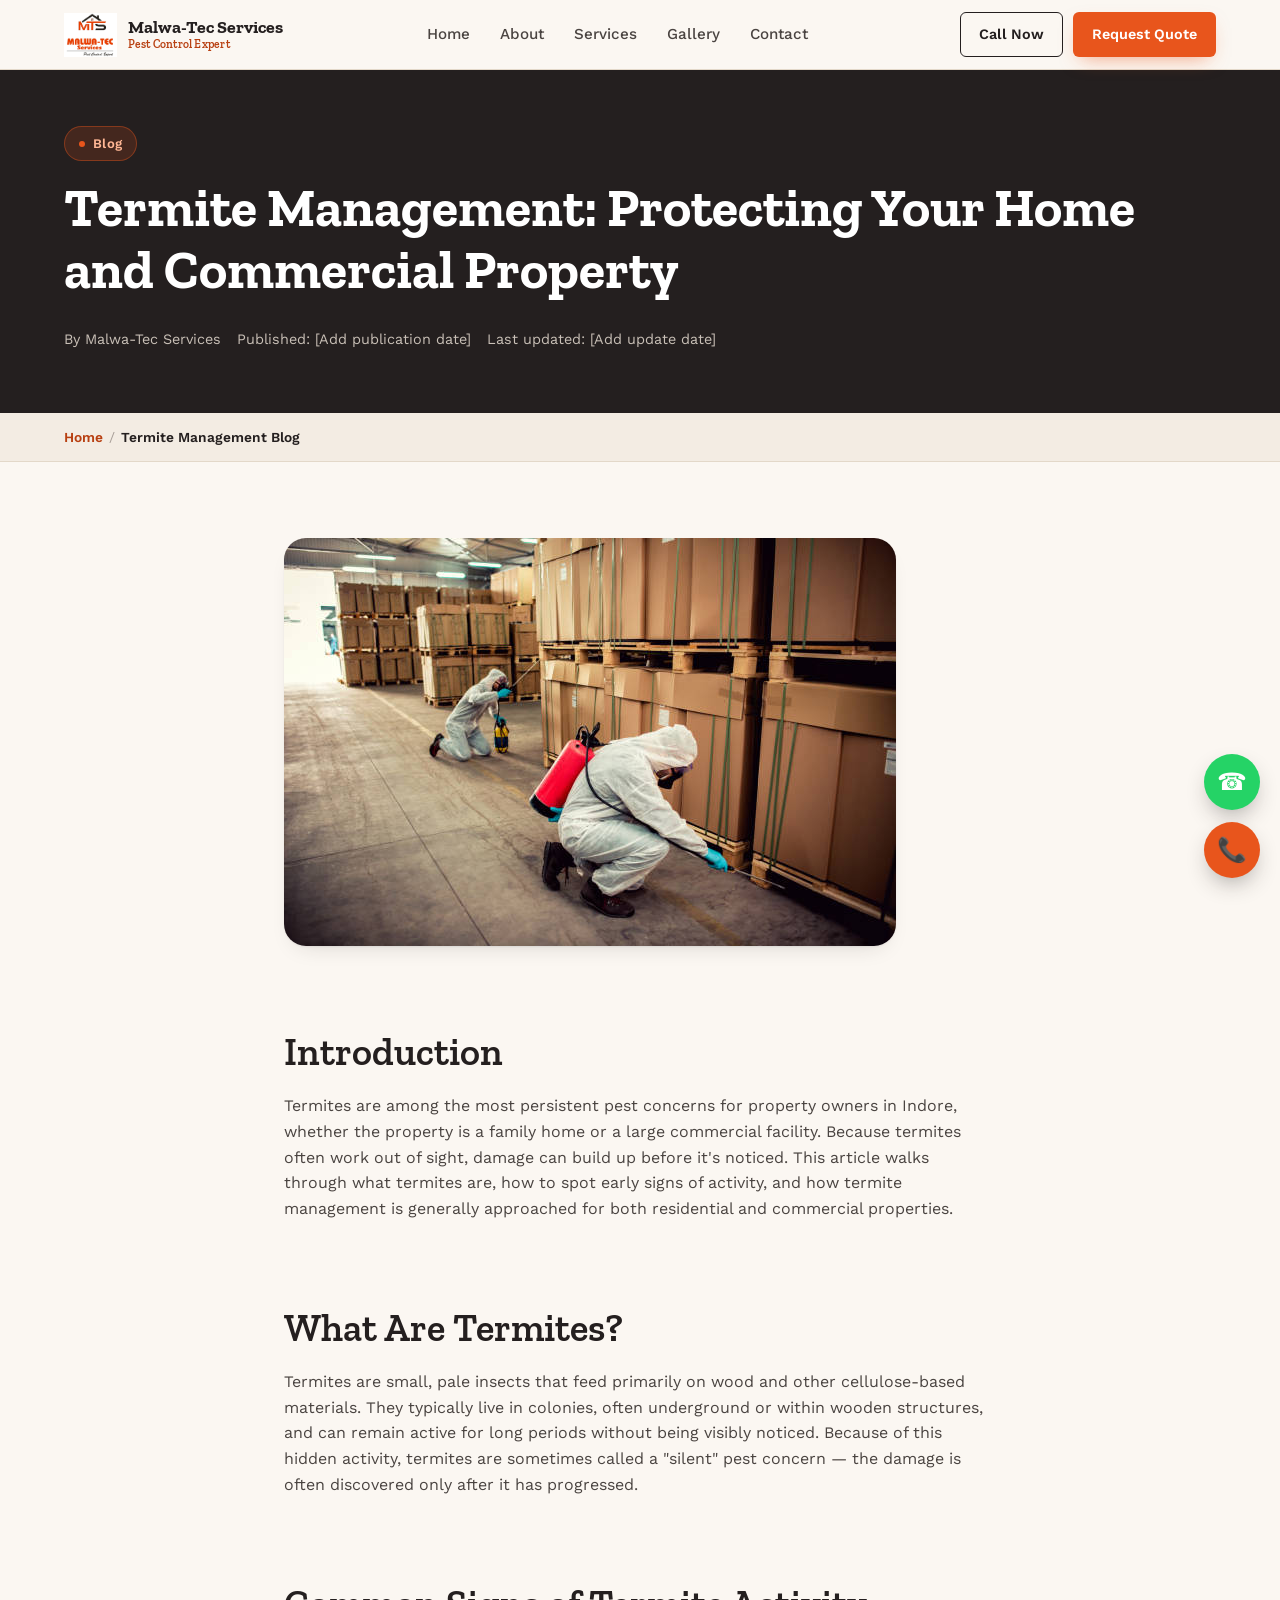
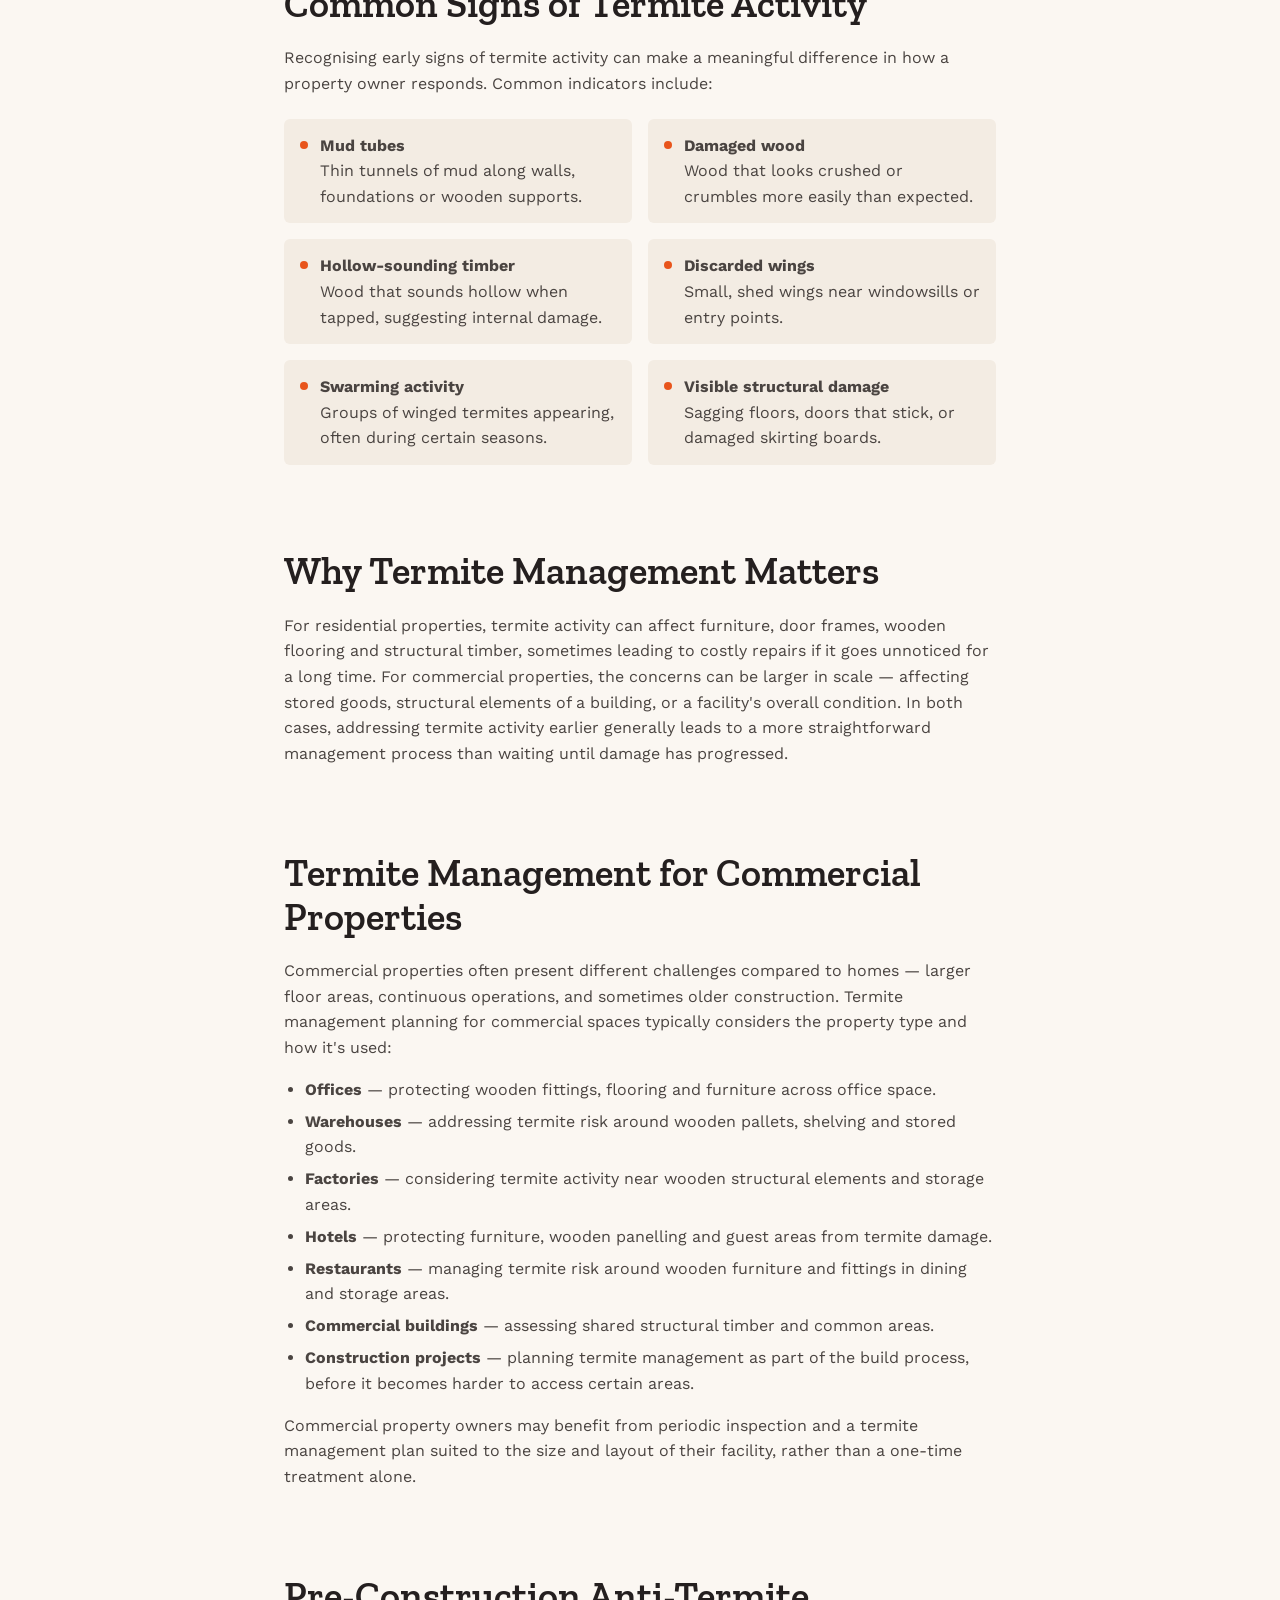
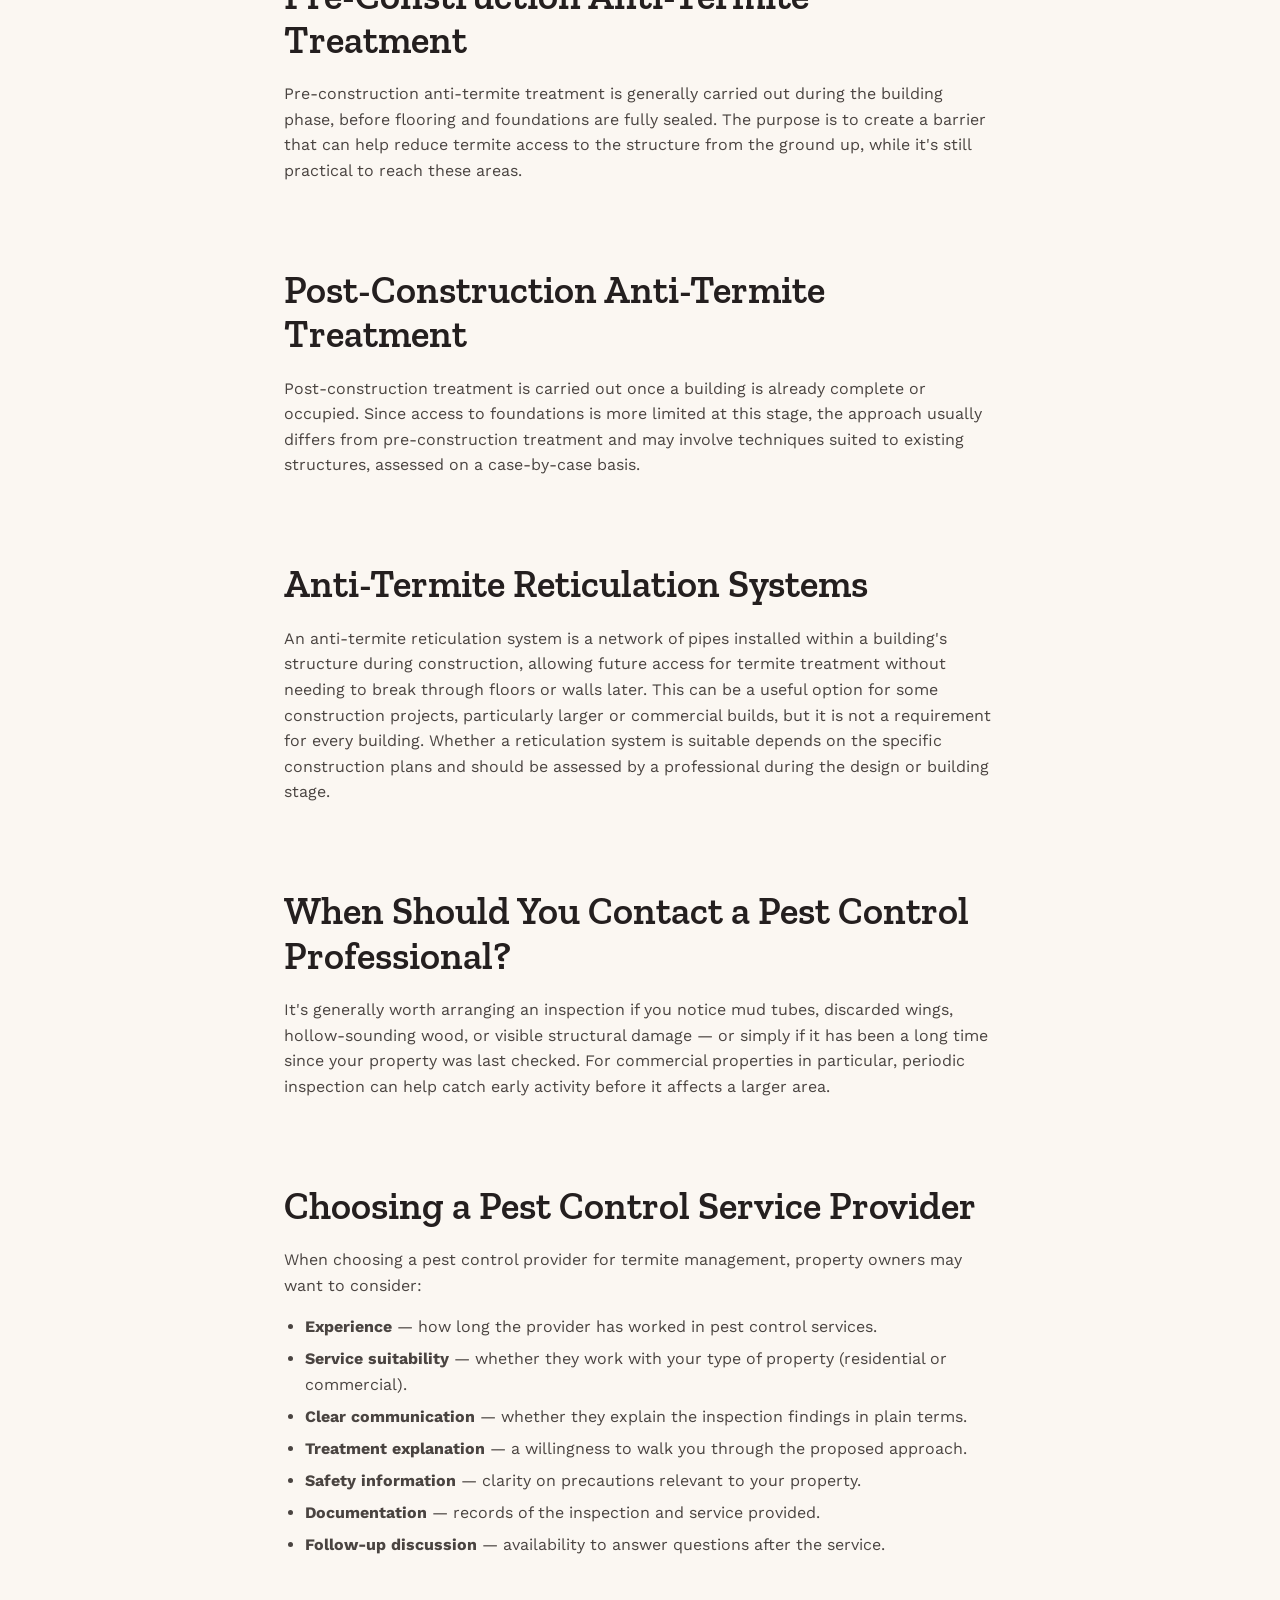
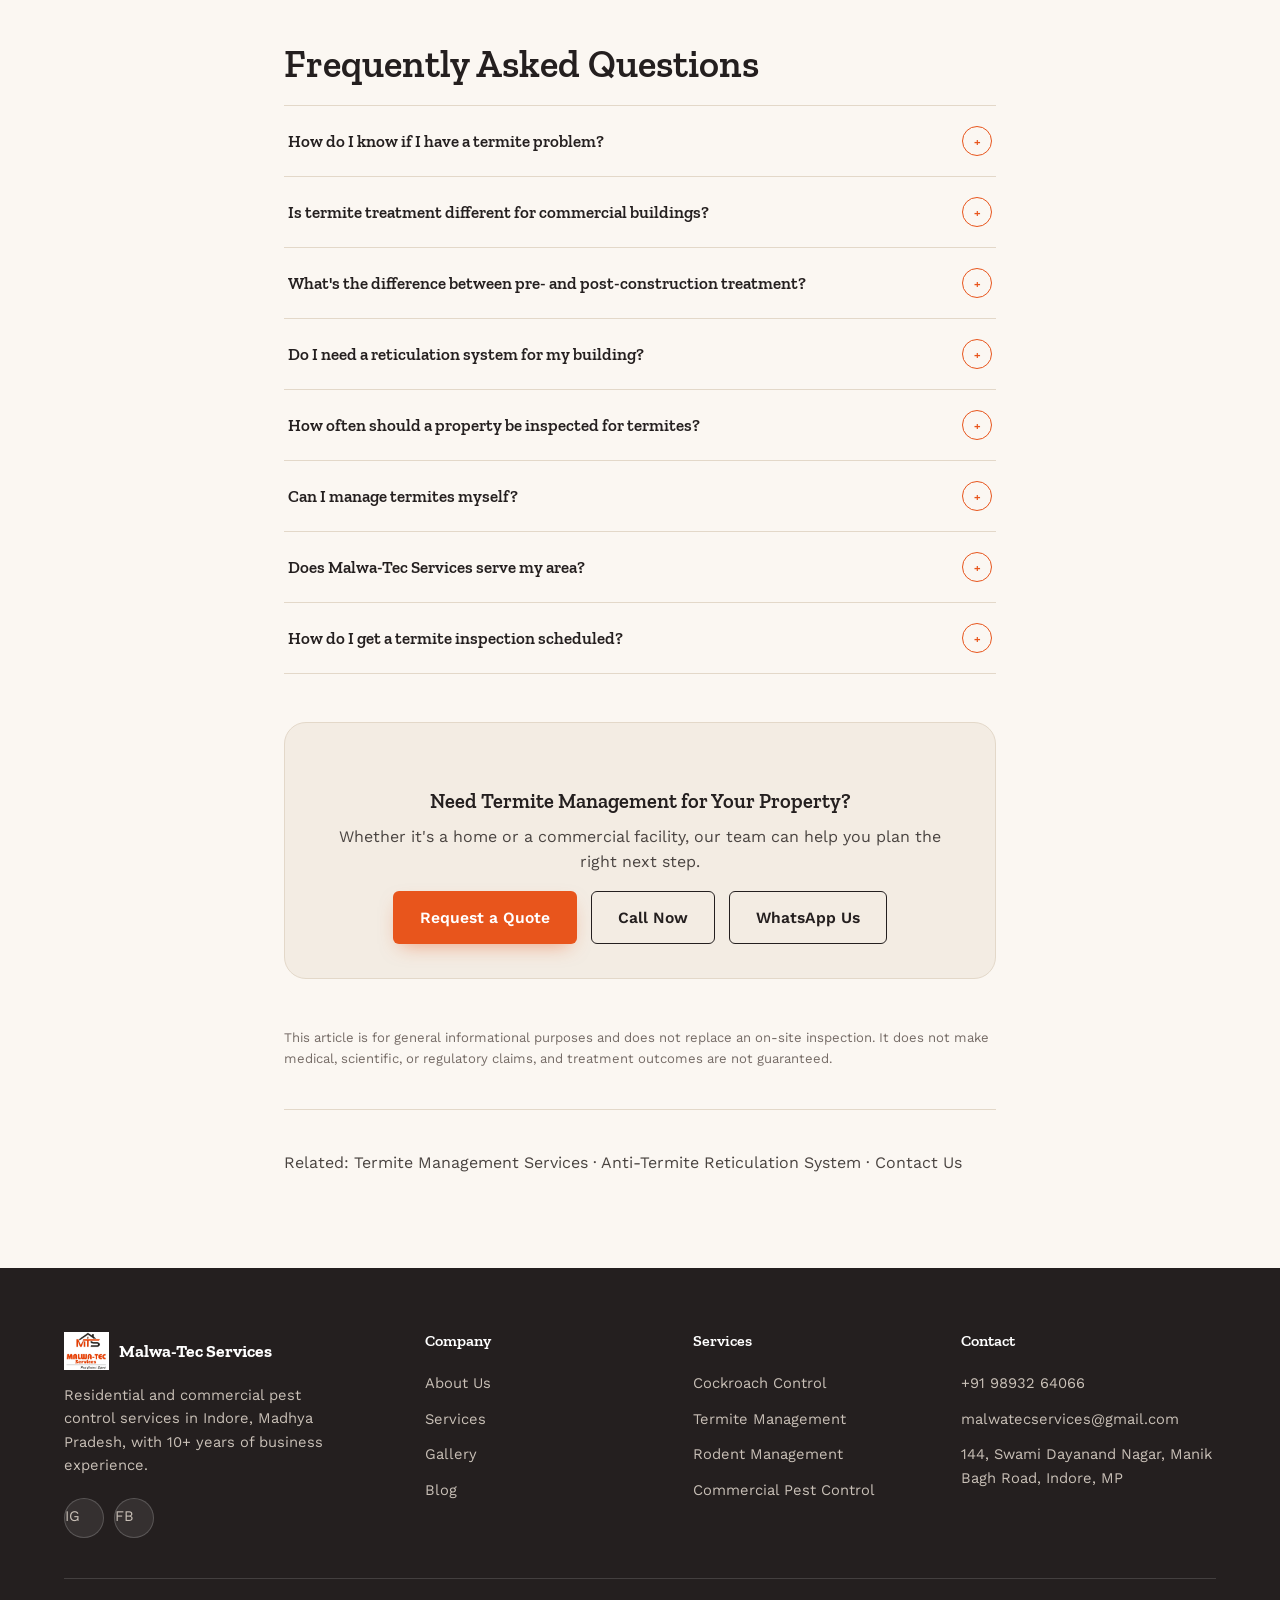
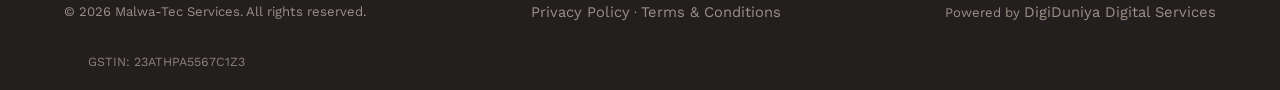
<file: blog-termite-management.html>
<!DOCTYPE html>
<html lang="en">
<head>
<meta charset="UTF-8">
<meta name="viewport" content="width=device-width, initial-scale=1.0">
<title>Termite Management in Indore | Residential & Commercial Pest Control</title>
<meta name="description" content="Learn about termite signs, termite management, pre- and post-construction anti-termite treatment, and reticulation systems for residential and commercial properties in Indore.">
<link rel="canonical" href="https://www.malwatecservices.in/blog-termite-management.html">
<meta property="og:type" content="article">
<meta property="og:title" content="Termite Management: Protecting Your Home and Commercial Property">
<meta property="og:description" content="Termite signs, management options, and anti-termite treatment for residential and commercial properties in Indore.">
<meta property="og:image" content="images/services/termite-management.jpg">
<meta name="twitter:card" content="summary_large_image">
<link rel="icon" href="assets/favicon.svg" type="image/svg+xml">
<link rel="stylesheet" href="css/style.css">
<script type="application/ld+json">
{
  "@context": "https://schema.org",
  "@type": "BreadcrumbList",
  "itemListElement": [
    {"@type":"ListItem","position":1,"name":"Home","item":"https://www.malwatecservices.in/index.html"},
    {"@type":"ListItem","position":2,"name":"Blog","item":"https://www.malwatecservices.in/blog-termite-management.html"}
  ]
}
</script>
<script type="application/ld+json">
{
  "@context": "https://schema.org",
  "@type": "BlogPosting",
  "headline": "Termite Management: Protecting Your Home and Commercial Property",
  "image": "images/services/termite-management.jpg",
  "author": {"@type": "Organization", "name": "Malwa-Tec Services"},
  "publisher": {"@type": "Organization", "name": "Malwa-Tec Services"},
  "datePublished": "2026-01-01",
  "dateModified": "2026-01-01",
  "mainEntityOfPage": "https://www.malwatecservices.in/blog-termite-management.html"
}
</script>
</head>
<body>

<header class="site-header">
  <div class="nav-bar">
    <a href="index.html" class="brand">
      <img src="images/logo-malwa-tec.jpg" alt="Malwa-Tec Services logo">
      <span class="brand-text"><strong>Malwa-Tec Services</strong><span>Pest Control Expert</span></span>
    </a>
    <nav class="nav-links" aria-label="Primary">
      <a href="index.html">Home</a>
      <a href="about.html">About</a>
      <a href="services.html">Services</a>
      <a href="gallery.html">Gallery</a>
      <a href="contact.html">Contact</a>
    </nav>
    <div class="nav-cta">
      <a href="tel:+919893264066" class="btn btn-outline">Call Now</a>
      <a href="contact.html" class="btn btn-primary">Request Quote</a>
    </div>
    <button class="hamburger" aria-label="Open menu" aria-expanded="false"><span></span><span></span><span></span></button>
  </div>
</header>
<div class="scrim"></div>
<div class="mobile-panel">
  <div class="mp-top"><strong>Menu</strong><button class="mp-close" aria-label="Close menu">✕</button></div>
  <a href="index.html">Home</a>
  <a href="about.html">About</a>
  <a href="services.html">Services</a>
  <a href="gallery.html">Gallery</a>
  <a href="contact.html">Contact</a>
  <a href="blog-termite-management.html">Blog</a>
</div>

<section class="page-hero">
  <div class="container">
    <span class="tag on-dark">Blog</span>
    <h1>Termite Management: Protecting Your Home and Commercial Property</h1>
    <div class="blog-meta">
      <span>By Malwa-Tec Services</span>
      <span>Published: [Add publication date]</span>
      <span>Last updated: [Add update date]</span>
    </div>
  </div>
</section>

<div class="breadcrumb-bar">
  <div class="container"><div class="breadcrumb"><a href="index.html">Home</a><span class="sep">/</span><span class="current">Termite Management Blog</span></div></div>
</div>

<section class="section">
  <div class="container blog-body">

    <img src="images/services/termite-management.jpg" alt="Termite inspection on a wooden structure" style="border-radius:var(--radius-l);margin-bottom:2em;box-shadow:var(--shadow-card);">

    <h2>Introduction</h2>
    <p>Termites are among the most persistent pest concerns for property owners in Indore, whether the property is a family home or a large commercial facility. Because termites often work out of sight, damage can build up before it's noticed. This article walks through what termites are, how to spot early signs of activity, and how termite management is generally approached for both residential and commercial properties.</p>

    <h2>What Are Termites?</h2>
    <p>Termites are small, pale insects that feed primarily on wood and other cellulose-based materials. They typically live in colonies, often underground or within wooden structures, and can remain active for long periods without being visibly noticed. Because of this hidden activity, termites are sometimes called a "silent" pest concern — the damage is often discovered only after it has progressed.</p>

    <h2>Common Signs of Termite Activity</h2>
    <p>Recognising early signs of termite activity can make a meaningful difference in how a property owner responds. Common indicators include:</p>
    <div class="signs-grid">
      <div class="sign-item"><span class="dot2"></span><div><strong>Mud tubes</strong><br>Thin tunnels of mud along walls, foundations or wooden supports.</div></div>
      <div class="sign-item"><span class="dot2"></span><div><strong>Damaged wood</strong><br>Wood that looks crushed or crumbles more easily than expected.</div></div>
      <div class="sign-item"><span class="dot2"></span><div><strong>Hollow-sounding timber</strong><br>Wood that sounds hollow when tapped, suggesting internal damage.</div></div>
      <div class="sign-item"><span class="dot2"></span><div><strong>Discarded wings</strong><br>Small, shed wings near windowsills or entry points.</div></div>
      <div class="sign-item"><span class="dot2"></span><div><strong>Swarming activity</strong><br>Groups of winged termites appearing, often during certain seasons.</div></div>
      <div class="sign-item"><span class="dot2"></span><div><strong>Visible structural damage</strong><br>Sagging floors, doors that stick, or damaged skirting boards.</div></div>
    </div>

    <h2>Why Termite Management Matters</h2>
    <p>For residential properties, termite activity can affect furniture, door frames, wooden flooring and structural timber, sometimes leading to costly repairs if it goes unnoticed for a long time. For commercial properties, the concerns can be larger in scale — affecting stored goods, structural elements of a building, or a facility's overall condition. In both cases, addressing termite activity earlier generally leads to a more straightforward management process than waiting until damage has progressed.</p>

    <h2>Termite Management for Commercial Properties</h2>
    <p>Commercial properties often present different challenges compared to homes — larger floor areas, continuous operations, and sometimes older construction. Termite management planning for commercial spaces typically considers the property type and how it's used:</p>
    <ul>
      <li><strong>Offices</strong> — protecting wooden fittings, flooring and furniture across office space.</li>
      <li><strong>Warehouses</strong> — addressing termite risk around wooden pallets, shelving and stored goods.</li>
      <li><strong>Factories</strong> — considering termite activity near wooden structural elements and storage areas.</li>
      <li><strong>Hotels</strong> — protecting furniture, wooden panelling and guest areas from termite damage.</li>
      <li><strong>Restaurants</strong> — managing termite risk around wooden furniture and fittings in dining and storage areas.</li>
      <li><strong>Commercial buildings</strong> — assessing shared structural timber and common areas.</li>
      <li><strong>Construction projects</strong> — planning termite management as part of the build process, before it becomes harder to access certain areas.</li>
    </ul>
    <p>Commercial property owners may benefit from periodic inspection and a termite management plan suited to the size and layout of their facility, rather than a one-time treatment alone.</p>

    <h2>Pre-Construction Anti-Termite Treatment</h2>
    <p>Pre-construction anti-termite treatment is generally carried out during the building phase, before flooring and foundations are fully sealed. The purpose is to create a barrier that can help reduce termite access to the structure from the ground up, while it's still practical to reach these areas.</p>

    <h2>Post-Construction Anti-Termite Treatment</h2>
    <p>Post-construction treatment is carried out once a building is already complete or occupied. Since access to foundations is more limited at this stage, the approach usually differs from pre-construction treatment and may involve techniques suited to existing structures, assessed on a case-by-case basis.</p>

    <h2>Anti-Termite Reticulation Systems</h2>
    <p>An anti-termite reticulation system is a network of pipes installed within a building's structure during construction, allowing future access for termite treatment without needing to break through floors or walls later. This can be a useful option for some construction projects, particularly larger or commercial builds, but it is not a requirement for every building. Whether a reticulation system is suitable depends on the specific construction plans and should be assessed by a professional during the design or building stage.</p>

    <h2>When Should You Contact a Pest Control Professional?</h2>
    <p>It's generally worth arranging an inspection if you notice mud tubes, discarded wings, hollow-sounding wood, or visible structural damage — or simply if it has been a long time since your property was last checked. For commercial properties in particular, periodic inspection can help catch early activity before it affects a larger area.</p>

    <h2>Choosing a Pest Control Service Provider</h2>
    <p>When choosing a pest control provider for termite management, property owners may want to consider:</p>
    <ul>
      <li><strong>Experience</strong> — how long the provider has worked in pest control services.</li>
      <li><strong>Service suitability</strong> — whether they work with your type of property (residential or commercial).</li>
      <li><strong>Clear communication</strong> — whether they explain the inspection findings in plain terms.</li>
      <li><strong>Treatment explanation</strong> — a willingness to walk you through the proposed approach.</li>
      <li><strong>Safety information</strong> — clarity on precautions relevant to your property.</li>
      <li><strong>Documentation</strong> — records of the inspection and service provided.</li>
      <li><strong>Follow-up discussion</strong> — availability to answer questions after the service.</li>
    </ul>

    <h2>Frequently Asked Questions</h2>
    <div class="faq-list">
      <div class="faq-item" data-open="false">
        <button class="faq-q" aria-expanded="false">How do I know if I have a termite problem?<span class="icon">+</span></button>
        <div class="faq-a"><div class="faq-a-inner">Look for mud tubes, discarded wings, hollow-sounding wood, or visible damage to wooden structures. An inspection is the most reliable way to confirm activity.</div></div>
      </div>
      <div class="faq-item" data-open="false">
        <button class="faq-q" aria-expanded="false">Is termite treatment different for commercial buildings?<span class="icon">+</span></button>
        <div class="faq-a"><div class="faq-a-inner">The general principles are similar, but commercial properties are often larger and more complex, so planning typically accounts for the property's size, layout and use.</div></div>
      </div>
      <div class="faq-item" data-open="false">
        <button class="faq-q" aria-expanded="false">What's the difference between pre- and post-construction treatment?<span class="icon">+</span></button>
        <div class="faq-a"><div class="faq-a-inner">Pre-construction treatment is applied during the build, while foundations are still accessible. Post-construction treatment is applied to an already-built structure and generally uses different techniques.</div></div>
      </div>
      <div class="faq-item" data-open="false">
        <button class="faq-q" aria-expanded="false">Do I need a reticulation system for my building?<span class="icon">+</span></button>
        <div class="faq-a"><div class="faq-a-inner">Not necessarily. It can be a useful option for some construction projects but is not required for every building — suitability should be assessed for your specific project.</div></div>
      </div>
      <div class="faq-item" data-open="false">
        <button class="faq-q" aria-expanded="false">How often should a property be inspected for termites?<span class="icon">+</span></button>
        <div class="faq-a"><div class="faq-a-inner">This depends on the property and prior history. A professional inspection can help determine a sensible schedule for your situation.</div></div>
      </div>
      <div class="faq-item" data-open="false">
        <button class="faq-q" aria-expanded="false">Can I manage termites myself?<span class="icon">+</span></button>
        <div class="faq-a"><div class="faq-a-inner">Because termite colonies are often hidden and can be extensive, most property owners find it more effective to have a professional inspect and plan a management approach.</div></div>
      </div>
      <div class="faq-item" data-open="false">
        <button class="faq-q" aria-expanded="false">Does Malwa-Tec Services serve my area?<span class="icon">+</span></button>
        <div class="faq-a"><div class="faq-a-inner">We serve Indore, Ujjain, Dewas, Rau and Mhow.</div></div>
      </div>
      <div class="faq-item" data-open="false">
        <button class="faq-q" aria-expanded="false">How do I get a termite inspection scheduled?<span class="icon">+</span></button>
        <div class="faq-a"><div class="faq-a-inner">Contact us by phone, WhatsApp, or the enquiry form and mention that you'd like a termite inspection — we'll take it from there.</div></div>
      </div>
    </div>

    <div class="blog-cta">
      <h3>Need Termite Management for Your Property?</h3>
      <p>Whether it's a home or a commercial facility, our team can help you plan the right next step.</p>
      <div class="btn-row" style="justify-content:center;">
        <a href="contact.html?service=termite-management" class="btn btn-primary">Request a Quote</a>
        <a href="tel:+919893264066" class="btn btn-outline">Call Now</a>
        <a href="https://wa.me/919893264066" target="_blank" rel="noopener" class="btn btn-outline">WhatsApp Us</a>
      </div>
    </div>

    <p class="small-note">This article is for general informational purposes and does not replace an on-site inspection. It does not make medical, scientific, or regulatory claims, and treatment outcomes are not guaranteed.</p>

    <div class="divider"></div>
    <p>Related: <a href="services.html#termite">Termite Management Services</a> · <a href="services.html#reticulation">Anti-Termite Reticulation System</a> · <a href="contact.html">Contact Us</a></p>
  </div>
</section>

<footer class="site-footer">
  <div class="container">
    <div class="footer-grid">
      <div>
        <div class="footer-brand"><img src="images/logo-malwa-tec.jpg" alt="Malwa-Tec Services logo"><strong>Malwa-Tec Services</strong></div>
        <p style="font-size:.92rem;max-width:32ch;">Residential and commercial pest control services in Indore, Madhya Pradesh, with 10+ years of business experience.</p>
        <div class="social-row">
          <a href="https://www.instagram.com/malwa.tecservices" target="_blank" rel="noopener" aria-label="Instagram">IG</a>
          <a href="https://www.facebook.com/MalwaTecServices" target="_blank" rel="noopener" aria-label="Facebook">FB</a>
        </div>
      </div>
      <div>
        <h4>Company</h4>
        <a href="about.html">About Us</a>
        <a href="services.html">Services</a>
        <a href="gallery.html">Gallery</a>
        <a href="blog-termite-management.html">Blog</a>
      </div>
      <div>
        <h4>Services</h4>
        <a href="services.html#cockroach">Cockroach Control</a>
        <a href="services.html#termite">Termite Management</a>
        <a href="services.html#rodent">Rodent Management</a>
        <a href="services.html#commercial">Commercial Pest Control</a>
      </div>
      <div>
        <h4>Contact</h4>
        <a href="tel:+919893264066">+91 98932 64066</a>
        <a href="mailto:malwatecservices@gmail.com">malwatecservices@gmail.com</a>
        <a href="contact.html">144, Swami Dayanand Nagar, Manik Bagh Road, Indore, MP</a>
      </div>
    </div>
    <div class="footer-legal">
      <span>© <span class="cur-year">2026</span> Malwa-Tec Services. All rights reserved.</span>
      <span><a href="privacy-policy.html">Privacy Policy</a> · <a href="terms-and-conditions.html">Terms &amp; Conditions</a></span>
      <span>Powered by <a href="https://digiduniya.com/" target="_blank" rel="noopener">DigiDuniya Digital Services</a></span>
    </div>
    <p class="gst-line container" style="padding-bottom:18px;">GSTIN: 23ATHPA5567C1Z3</p>
  </div>
</footer>

<div class="floating-actions">
  <a href="https://wa.me/919893264066" class="fab fab-whatsapp" target="_blank" rel="noopener" aria-label="Chat on WhatsApp">☎</a>
  <a href="tel:+919893264066" class="fab fab-call" aria-label="Call Malwa-Tec Services">📞</a>
  <button class="back-to-top" aria-label="Back to top">↑</button>
</div>
<script src="js/script.js"></script>
</body>
</html>
</file>
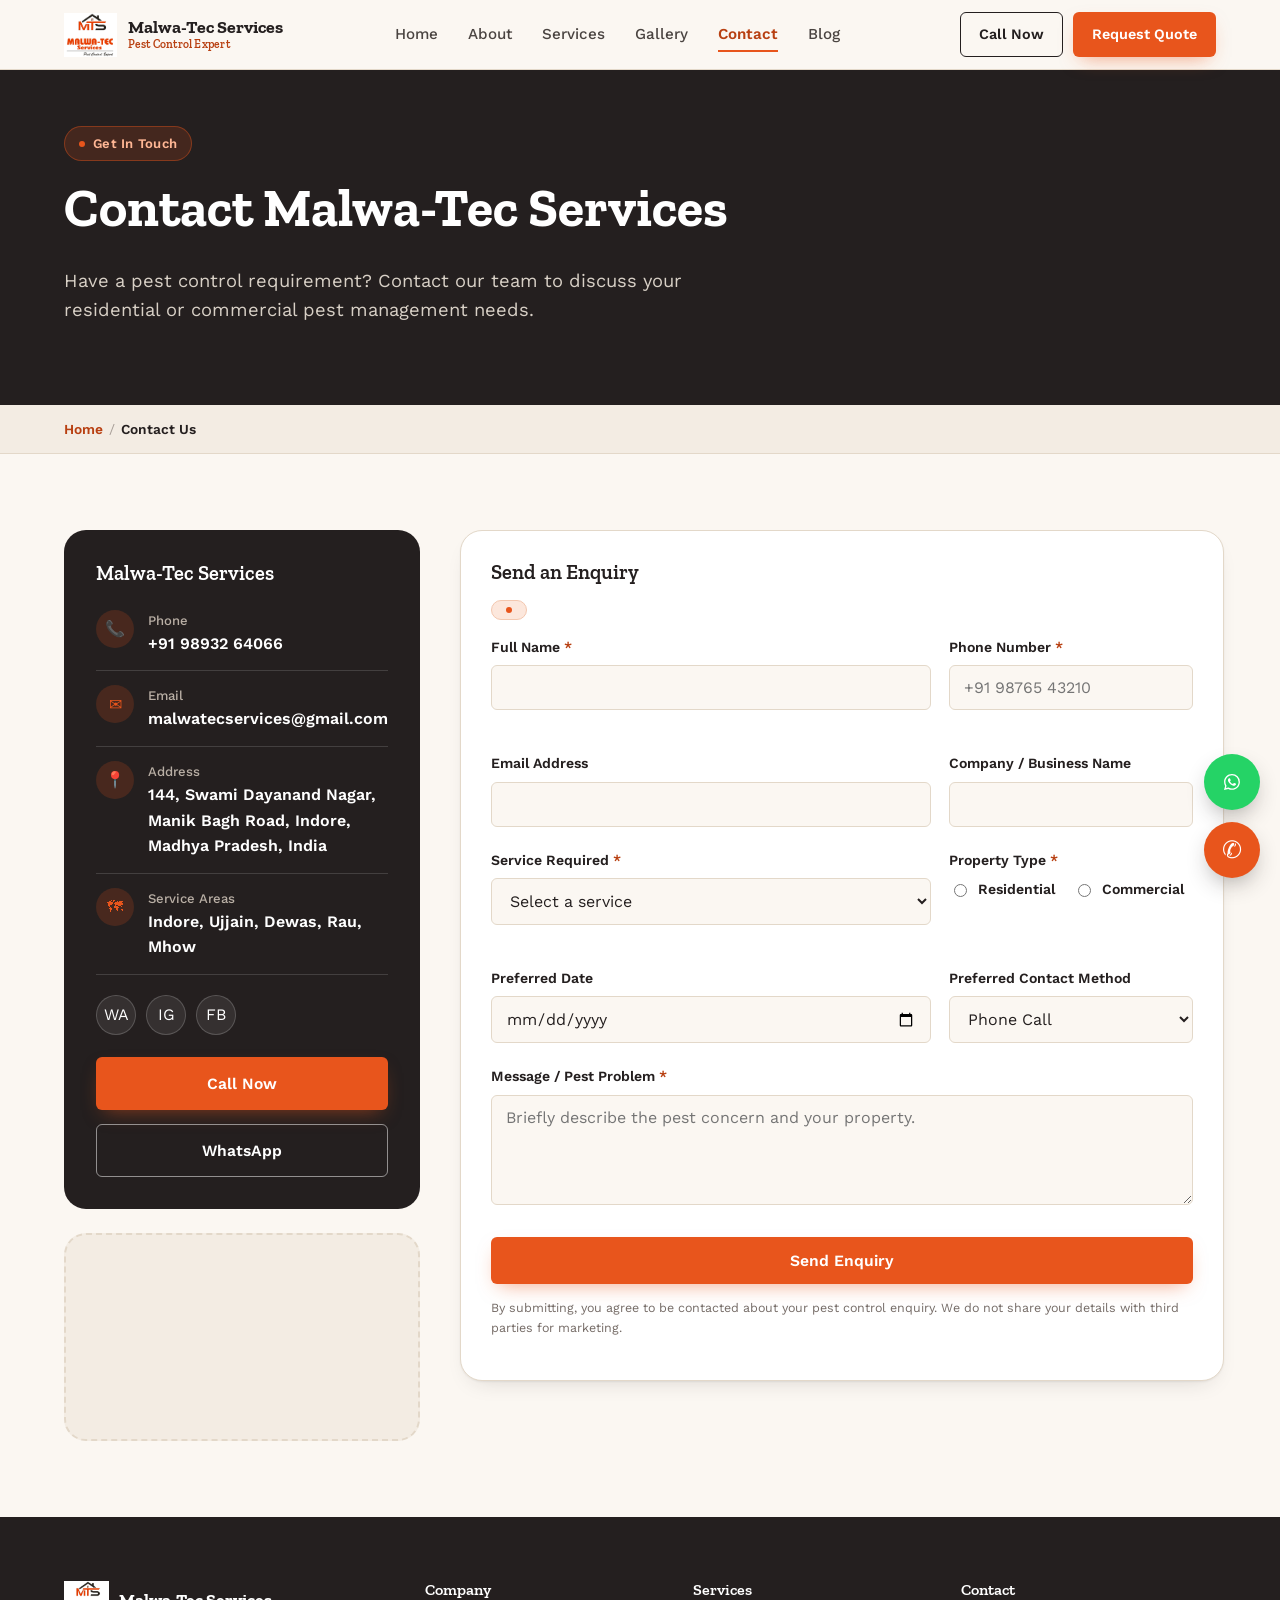
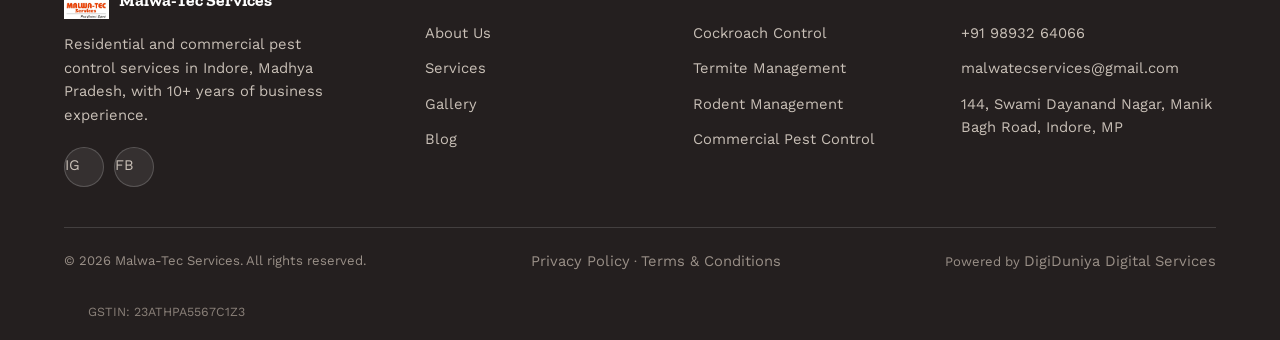
<file: contact.html>
<!DOCTYPE html>
<html lang="en">
<head>
<meta charset="UTF-8">
<meta name="viewport" content="width=device-width, initial-scale=1.0">
<title>Contact Malwa-Tec Services | Pest Control Enquiry in Indore</title>
<meta name="description" content="Contact Malwa-Tec Services for residential or commercial pest control in Indore. Call, WhatsApp, email, or send an enquiry form.">
<link rel="canonical" href="https://www.malwatecservices.in/contact.html">
<meta property="og:type" content="website">
<meta property="og:title" content="Contact Malwa-Tec Services">
<meta property="og:description" content="Reach Malwa-Tec Services for pest control enquiries in Indore, Ujjain, Dewas, Rau and Mhow.">
<meta name="twitter:card" content="summary">
<link rel="icon" href="assets/favicon.svg" type="image/svg+xml">
<link rel="stylesheet" href="css/style.css">
<script type="application/ld+json">
{
  "@context": "https://schema.org",
  "@type": "BreadcrumbList",
  "itemListElement": [
    {"@type":"ListItem","position":1,"name":"Home","item":"https://www.malwatecservices.in/index.html"},
    {"@type":"ListItem","position":2,"name":"Contact Us","item":"https://www.malwatecservices.in/contact.html"}
  ]
}
</script>
</head>
<body>

<header class="site-header">
  <div class="nav-bar">
    <a href="index.html" class="brand">
      <img src="images/logo-malwa-tec.jpg" alt="Malwa-Tec Services logo">
      <span class="brand-text"><strong>Malwa-Tec Services</strong><span>Pest Control Expert</span></span>
    </a>
    <nav class="nav-links" aria-label="Primary">
      <a href="index.html">Home</a>
      <a href="about.html">About</a>
      <a href="services.html">Services</a>
      <a href="gallery.html">Gallery</a>
      <a href="contact.html">Contact</a>
      <a href="blog-termite-management.html">Blog</a>
    </nav>
    <div class="nav-cta">
      <a href="tel:+919893264066" class="btn btn-outline">Call Now</a>
      <a href="contact.html" class="btn btn-primary">Request Quote</a>
    </div>
    <button class="hamburger" aria-label="Open menu" aria-expanded="false"><span></span><span></span><span></span></button>
  </div>
</header>
<div class="scrim"></div>
<div class="mobile-panel">
  <div class="mp-top"><strong>Menu</strong><button class="mp-close" aria-label="Close menu">✕</button></div>
  <a href="index.html">Home</a>
  <a href="about.html">About</a>
  <a href="services.html">Services</a>
  <a href="gallery.html">Gallery</a>
  <a href="contact.html">Contact</a>
  <a href="blog-termite-management.html">Blog</a>
  <div class="btn-row">
    <a href="tel:+919893264066" class="btn btn-outline btn-block">Call Now</a>
    <a href="contact.html" class="btn btn-primary btn-block">Request Quote</a>
  </div>
</div>

<section class="page-hero">
  <div class="container">
    <span class="tag on-dark">Get In Touch</span>
    <h1>Contact Malwa-Tec Services</h1>
    <p class="lede">Have a pest control requirement? Contact our team to discuss your residential or commercial pest management needs.</p>
  </div>
</section>

<div class="breadcrumb-bar">
  <div class="container"><div class="breadcrumb"><a href="index.html">Home</a><span class="sep">/</span><span class="current">Contact Us</span></div></div>
</div>

<section class="section">
  <div class="container">
    <div class="contact-wrap">

      <div class="reveal">
        <div class="contact-info-card">
          <h3>Malwa-Tec Services</h3>
          <div class="contact-row">
            <div class="ic">📞</div>
            <div><strong>Phone</strong><a href="tel:+919893264066">+91 98932 64066</a></div>
          </div>
          <div class="contact-row">
            <div class="ic">✉</div>
            <div><strong>Email</strong><a href="mailto:malwatecservices@gmail.com">malwatecservices@gmail.com</a></div>
          </div>
          <div class="contact-row">
            <div class="ic">📍</div>
            <div><strong>Address</strong><span>144, Swami Dayanand Nagar, Manik Bagh Road, Indore, Madhya Pradesh, India</span></div>
          </div>
          <div class="contact-row">
            <div class="ic">🗺</div>
            <div><strong>Service Areas</strong><span>Indore, Ujjain, Dewas, Rau, Mhow</span></div>
          </div>
          <div class="social-row">
            <a href="https://wa.me/919893264066" target="_blank" rel="noopener" aria-label="WhatsApp">WA</a>
            <a href="https://www.instagram.com/malwa.tecservices" target="_blank" rel="noopener" aria-label="Instagram">IG</a>
            <a href="https://www.facebook.com/MalwaTecServices" target="_blank" rel="noopener" aria-label="Facebook">FB</a>
          </div>
          <div class="btn-row" style="margin-top:22px;">
            <a href="tel:+919893264066" class="btn btn-primary btn-block">Call Now</a>
            <a href="https://wa.me/919893264066" target="_blank" rel="noopener" class="btn btn-outline on-dark btn-block">WhatsApp</a>
          </div>
        </div>

        <div class="map-placeholder" style="margin-top:24px;">
          
          <span class="small-note"><iframe src="https://www.google.com/maps/embed/v1/place?q=Replace%20this%20block%20with%20your%20actual%20Google%20Maps%20embed%20URL%20for%20144%2C%20Swami%20Dayanand%20Nagar%2C%20Manik%20Bagh%20Road%2C%20Indore.&key=AIzaSyBFw0Qbyq9zTFTd-tUY6dZWTgaQzuU17R8"" width="100%" height="100%" style="border:0;" loading="lazy"></iframe></span>
          
        </div>
      </div>

      <div class="reveal">
        <div class="form-card">
          <h3>Send an Enquiry</h3>
          <p id="service-preselect-note" class="tag" hidden></p>

          <!--
            FORM ENDPOINT SETUP:
            Replace the action value below with your Formspree endpoint
            (e.g. https://formspree.io/f/xxxxxxx) so enquiries reach
            malwatecservices@gmail.com. Full steps are in README.md.
          -->
          <form id="enquiry-form" action="YOUR_FORM_ENDPOINT_HERE" method="POST" novalidate>
            <div class="form-grid">
              <div class="field">
                <label for="fullName">Full Name <span class="req">*</span></label>
                <input type="text" id="fullName" name="fullName" required autocomplete="name">
                <span class="error-msg"></span>
              </div>
              <div class="field">
                <label for="phone">Phone Number <span class="req">*</span></label>
                <input type="tel" id="phone" name="phone" required autocomplete="tel" placeholder="+91 98765 43210">
                <span class="error-msg"></span>
              </div>

              <div class="field">
                <label for="email">Email Address</label>
                <input type="email" id="email" name="email" autocomplete="email">
              </div>
              <div class="field">
                <label for="company">Company / Business Name</label>
                <input type="text" id="company" name="company">
              </div>

              <div class="field">
                <label for="service">Service Required <span class="req">*</span></label>
                <select id="service" name="service" required>
                  <option value="">Select a service</option>
                  <option value="cockroach-control">Cockroach Control</option>
                  <option value="termite-management">Termite Management</option>
                  <option value="bed-bug-management">Bed Bug Management</option>
                  <option value="rodent-management">Rodent Management</option>
                  <option value="ant-management">Ant Management</option>
                  <option value="spider-lizard-management">Spider &amp; Lizard Management</option>
                  <option value="mosquito-fly-control">Mosquito &amp; Fly Control</option>
                  <option value="wood-borer-control">Wood Borer Control</option>
                  <option value="bird-pro">Bird Pro Services</option>
                  <option value="construction-anti-termite">Pre- &amp; Post-Construction Anti-Termite Treatment</option>
                  <option value="reticulation-system">Anti-Termite Reticulation System</option>
                  <option value="weed-control">Weed Control</option>
                  <option value="general-commercial">General Commercial Pest Control</option>
                  <option value="general-residential">General Residential Pest Control</option>
                  <option value="other">Other Requirement</option>
                </select>
                <span class="error-msg"></span>
              </div>

              <div class="field" id="propertyTypeGroup">
                <label>Property Type <span class="req">*</span></label>
                <div class="radio-row">
                  <label class="radio-opt"><input type="radio" name="propertyType" value="residential" id="propertyType"> Residential</label>
                  <label class="radio-opt"><input type="radio" name="propertyType" value="commercial"> Commercial</label>
                </div>
                <span class="error-msg"></span>
              </div>

              <div class="field">
                <label for="preferredDate">Preferred Date</label>
                <input type="date" id="preferredDate" name="preferredDate">
              </div>
              <div class="field">
                <label for="contactMethod">Preferred Contact Method</label>
                <select id="contactMethod" name="contactMethod">
                  <option value="phone">Phone Call</option>
                  <option value="whatsapp">WhatsApp</option>
                  <option value="email">Email</option>
                </select>
              </div>

              <div class="field full">
                <label for="message">Message / Pest Problem <span class="req">*</span></label>
                <textarea id="message" name="message" required placeholder="Briefly describe the pest concern and your property."></textarea>
                <span class="error-msg"></span>
              </div>
            </div>

            <button type="submit" class="btn btn-primary btn-block" style="margin-top:8px;">Send Enquiry</button>
            <div id="form-status" class="form-status" role="status" aria-live="polite"></div>
            <p class="form-note">By submitting, you agree to be contacted about your pest control enquiry. We do not share your details with third parties for marketing.</p>
          </form>
        </div>
      </div>
    </div>
  </div>
</section>

<footer class="site-footer">
  <div class="container">
    <div class="footer-grid">
      <div>
        <div class="footer-brand"><img src="images/logo-malwa-tec.jpg" alt="Malwa-Tec Services logo"><strong>Malwa-Tec Services</strong></div>
        <p style="font-size:.92rem;max-width:32ch;">Residential and commercial pest control services in Indore, Madhya Pradesh, with 10+ years of business experience.</p>
        <div class="social-row">
          <a href="https://www.instagram.com/malwa.tecservices" target="_blank" rel="noopener" aria-label="Instagram">IG</a>
          <a href="https://www.facebook.com/MalwaTecServices" target="_blank" rel="noopener" aria-label="Facebook">FB</a>
        </div>
      </div>
      <div>
        <h4>Company</h4>
        <a href="about.html">About Us</a>
        <a href="services.html">Services</a>
        <a href="gallery.html">Gallery</a>
        <a href="blog-termite-management.html">Blog</a>
      </div>
      <div>
        <h4>Services</h4>
        <a href="services.html#cockroach">Cockroach Control</a>
        <a href="services.html#termite">Termite Management</a>
        <a href="services.html#rodent">Rodent Management</a>
        <a href="services.html#commercial">Commercial Pest Control</a>
      </div>
      <div>
        <h4>Contact</h4>
        <a href="tel:+919893264066">+91 98932 64066</a>
        <a href="mailto:malwatecservices@gmail.com">malwatecservices@gmail.com</a>
        <a href="contact.html">144, Swami Dayanand Nagar, Manik Bagh Road, Indore, MP</a>
      </div>
    </div>
    <div class="footer-legal">
      <span>© <span class="cur-year">2026</span> Malwa-Tec Services. All rights reserved.</span>
      <span><a href="privacy-policy.html">Privacy Policy</a> · <a href="terms-and-conditions.html">Terms &amp; Conditions</a></span>
      <span>Powered by <a href="https://digiduniya.com/" target="_blank" rel="noopener">DigiDuniya Digital Services</a></span>
    </div>
    <p class="gst-line container" style="padding-bottom:18px;">GSTIN: 23ATHPA5567C1Z3</p>
  </div>
</footer>

<div class="floating-actions">
  <a href="https://wa.me/919893264066" class="fab fab-whatsapp" target="_blank" rel="noopener" aria-label="Chat on WhatsApp"><svg xmlns="http://www.w3.org/2000/svg" width="16" height="16" fill="currentColor" class="bi bi-whatsapp" viewBox="0 0 16 16">
  <path d="M13.601 2.326A7.85 7.85 0 0 0 7.994 0C3.627 0 .068 3.558.064 7.926c0 1.399.366 2.76 1.057 3.965L0 16l4.204-1.102a7.9 7.9 0 0 0 3.79.965h.004c4.368 0 7.926-3.558 7.93-7.93A7.9 7.9 0 0 0 13.6 2.326zM7.994 14.521a6.6 6.6 0 0 1-3.356-.92l-.24-.144-2.494.654.666-2.433-.156-.251a6.56 6.56 0 0 1-1.007-3.505c0-3.626 2.957-6.584 6.591-6.584a6.56 6.56 0 0 1 4.66 1.931 6.56 6.56 0 0 1 1.928 4.66c-.004 3.639-2.961 6.592-6.592 6.592m3.615-4.934c-.197-.099-1.17-.578-1.353-.646-.182-.065-.315-.099-.445.099-.133.197-.513.646-.627.775-.114.133-.232.148-.43.05-.197-.1-.836-.308-1.592-.985-.59-.525-.985-1.175-1.103-1.372-.114-.198-.011-.304.088-.403.087-.088.197-.232.296-.346.1-.114.133-.198.198-.33.065-.134.034-.248-.015-.347-.05-.099-.445-1.076-.612-1.47-.16-.389-.323-.335-.445-.34-.114-.007-.247-.007-.38-.007a.73.73 0 0 0-.529.247c-.182.198-.691.677-.691 1.654s.71 1.916.81 2.049c.098.133 1.394 2.132 3.383 2.992.47.205.84.326 1.129.418.475.152.904.129 1.246.08.38-.058 1.171-.48 1.338-.943.164-.464.164-.86.114-.943-.049-.084-.182-.133-.38-.232"/>
</svg></a>
  <a href="tel:+919893264066" class="fab fab-call" aria-label="Call Malwa-Tec Services">✆</a>
  <button class="back-to-top" aria-label="Back to top">↑</button>
</div>
<script src="js/script.js"></script>
</body>
</html>
</file>
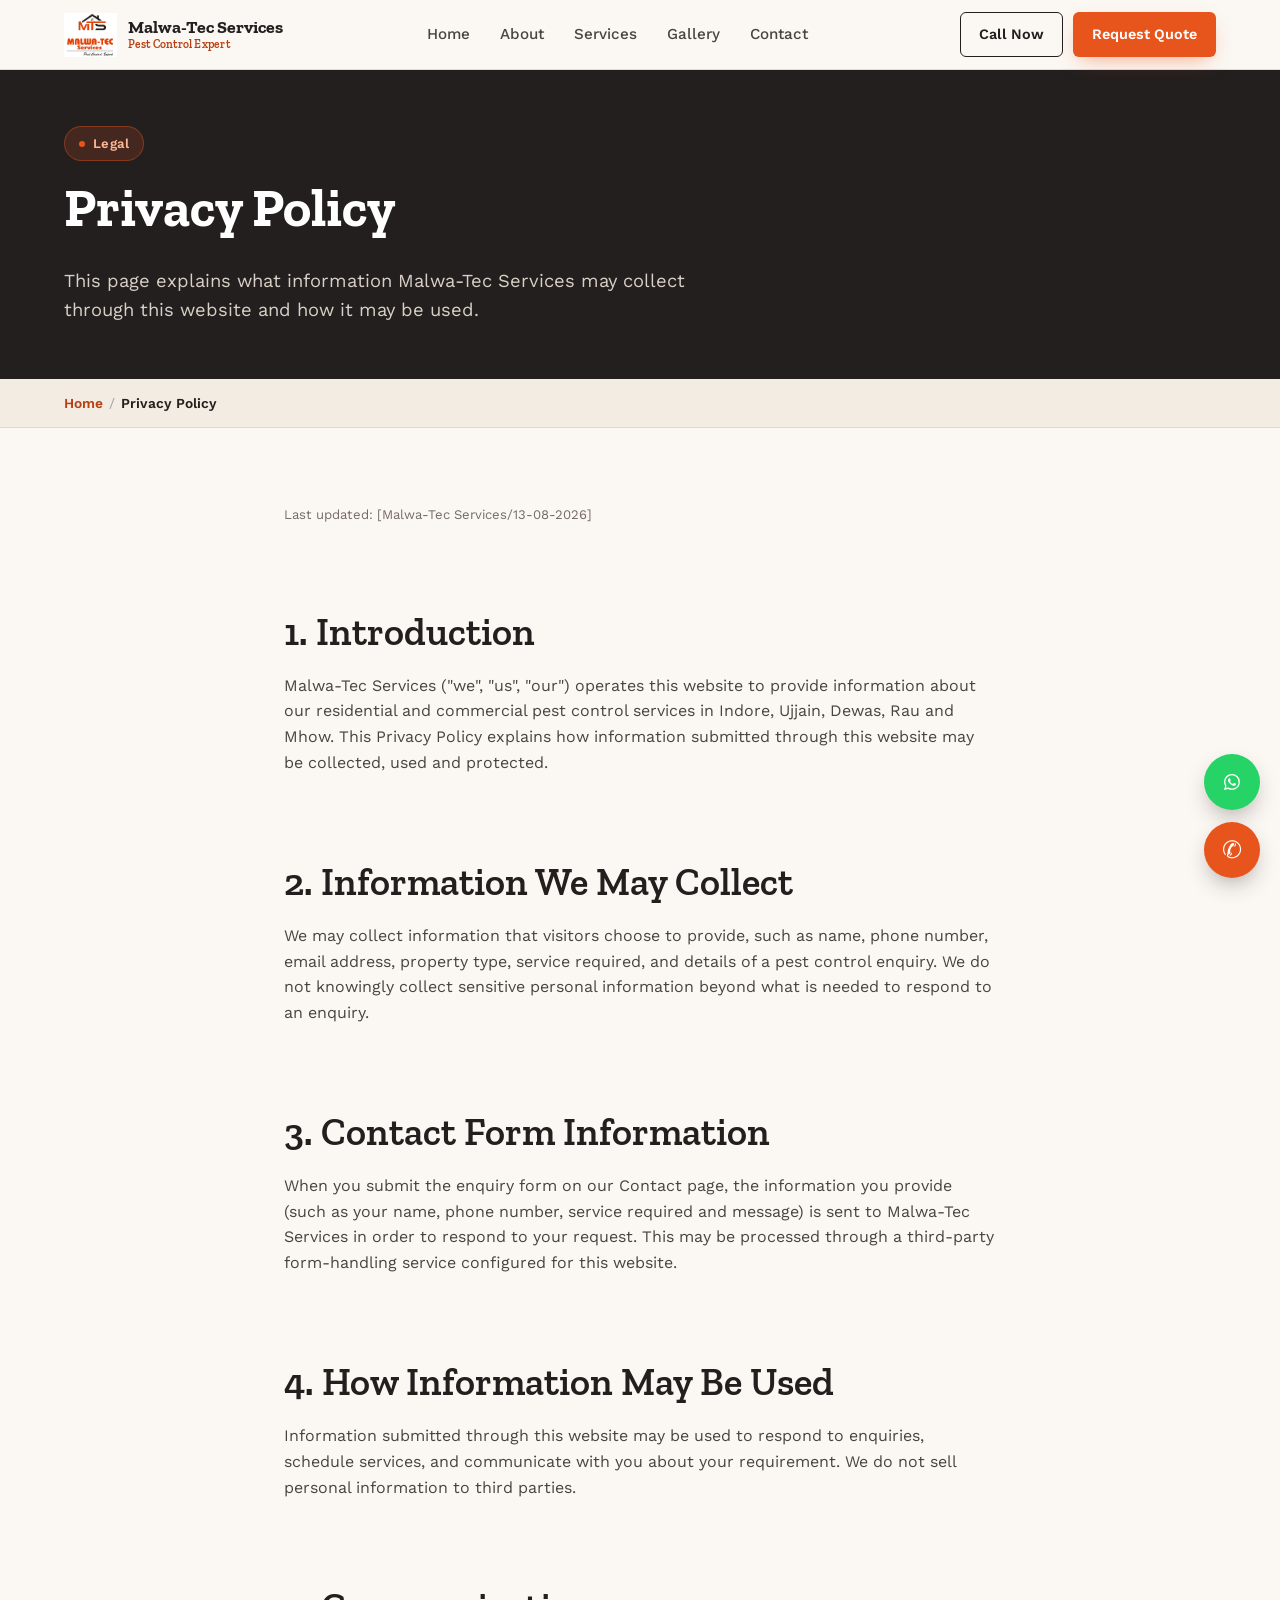
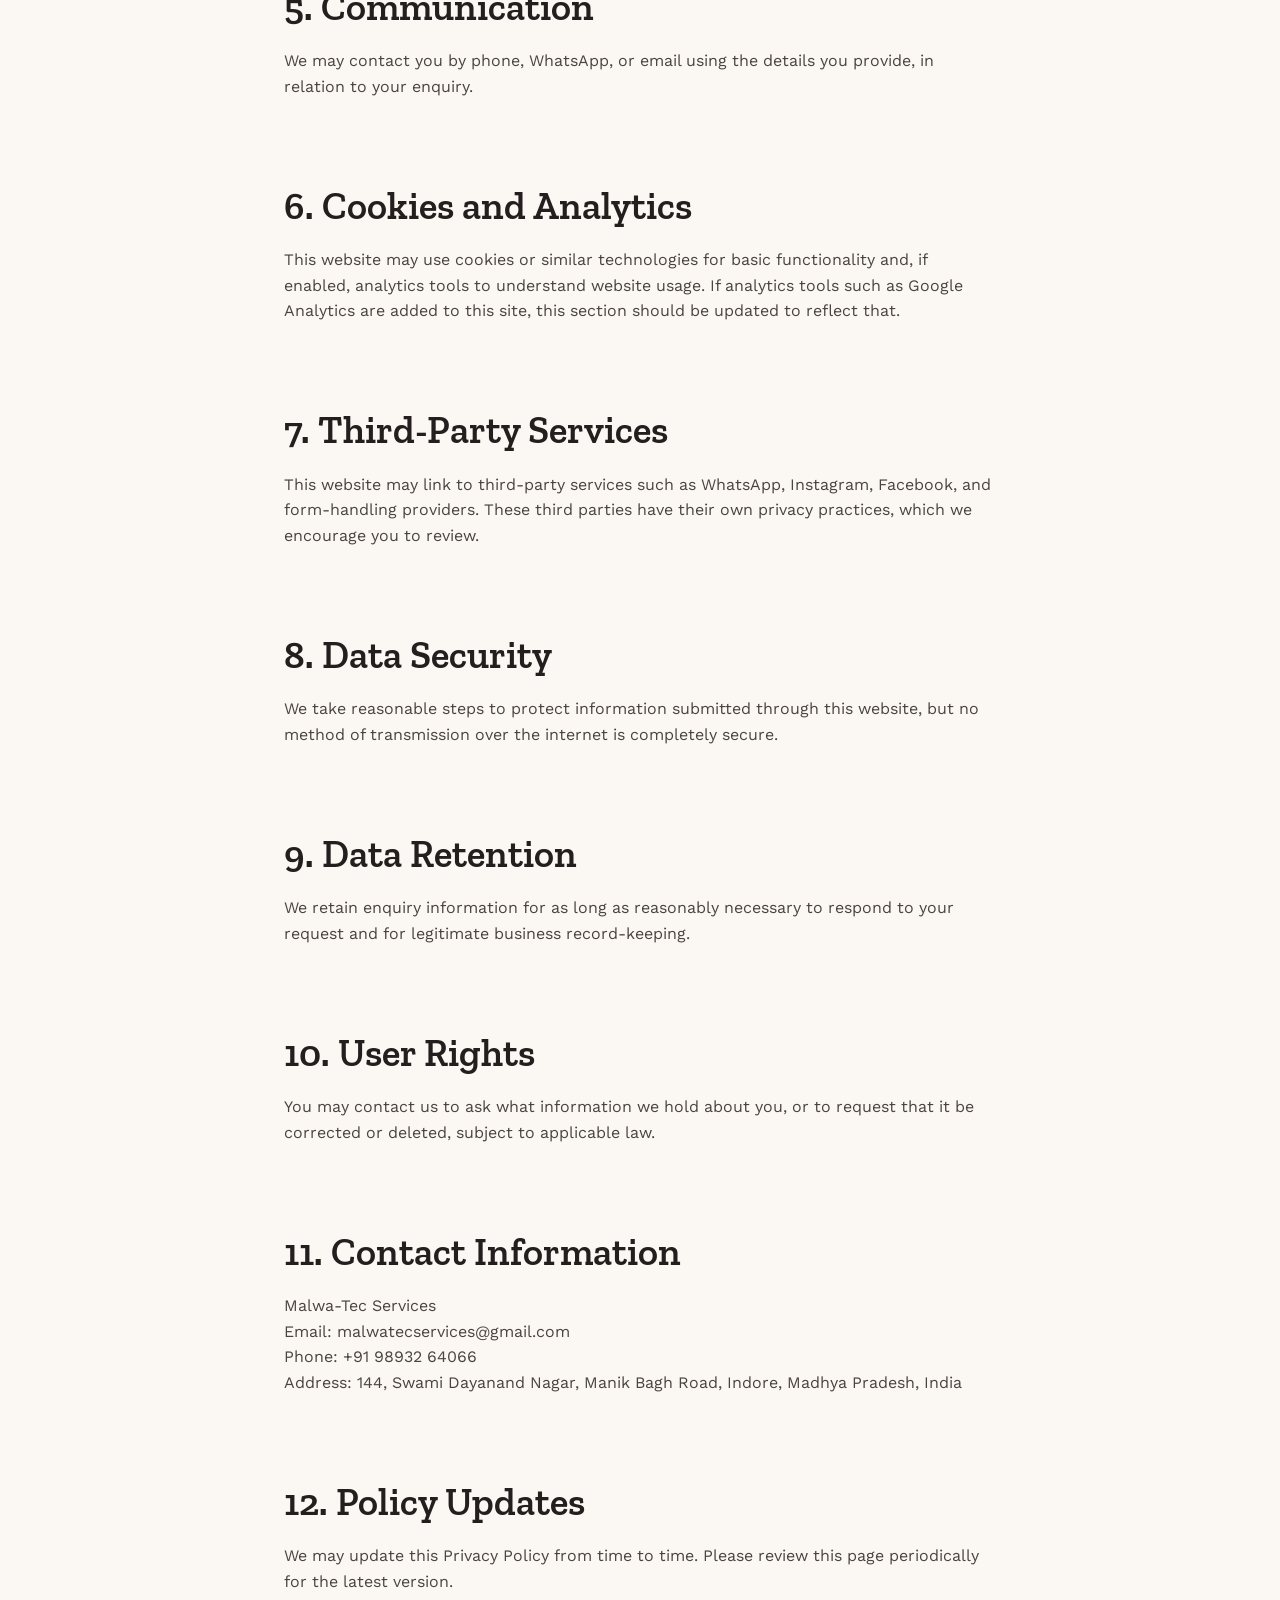
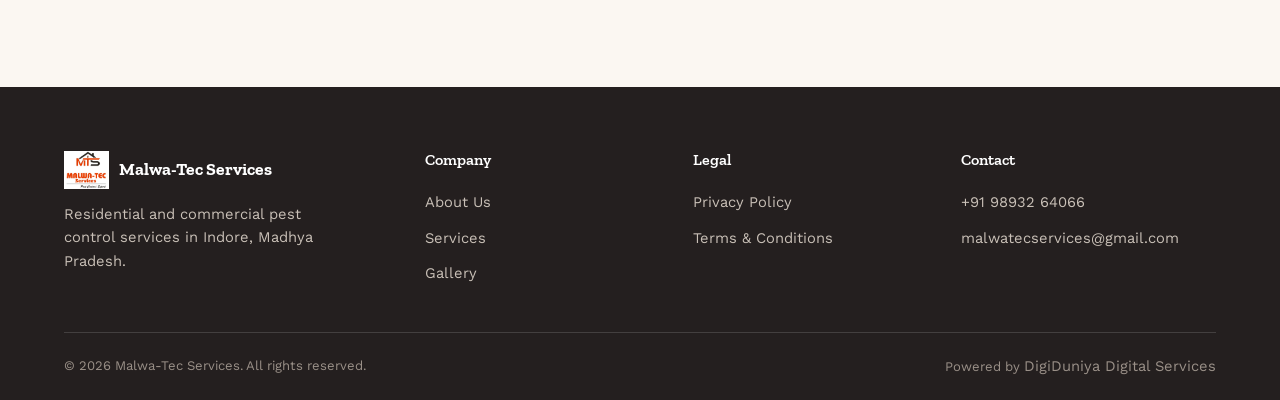
<file: privacy-policy.html>
<!DOCTYPE html>
<html lang="en">
<head>
<meta charset="UTF-8">
<meta name="viewport" content="width=device-width, initial-scale=1.0">
<title>Privacy Policy | Malwa-Tec Services</title>
<meta name="description" content="Privacy Policy for Malwa-Tec Services, a pest control service provider based in Indore, Madhya Pradesh.">
<link rel="canonical" href="https://www.malwatecservices.in/privacy-policy.html">
<link rel="icon" href="assets/favicon.svg" type="image/svg+xml">
<link rel="stylesheet" href="css/style.css">
</head>
<body>

<header class="site-header">
  <div class="nav-bar">
    <a href="index.html" class="brand">
      <img src="images/logo-malwa-tec.jpg" alt="Malwa-Tec Services logo">
      <span class="brand-text"><strong>Malwa-Tec Services</strong><span>Pest Control Expert</span></span>
    </a>
    <nav class="nav-links" aria-label="Primary">
      <a href="index.html">Home</a>
      <a href="about.html">About</a>
      <a href="services.html">Services</a>
      <a href="gallery.html">Gallery</a>
      <a href="contact.html">Contact</a>
    </nav>
    <div class="nav-cta">
      <a href="tel:+919893264066" class="btn btn-outline">Call Now</a>
      <a href="contact.html" class="btn btn-primary">Request Quote</a>
    </div>
    <button class="hamburger" aria-label="Open menu" aria-expanded="false"><span></span><span></span><span></span></button>
  </div>
</header>
<div class="scrim"></div>
<div class="mobile-panel">
  <div class="mp-top"><strong>Menu</strong><button class="mp-close" aria-label="Close menu">✕</button></div>
  <a href="index.html">Home</a>
  <a href="about.html">About</a>
  <a href="services.html">Services</a>
  <a href="gallery.html">Gallery</a>
  <a href="contact.html">Contact</a>
  <a href="blog-termite-management.html">Blog</a>
</div>

<section class="page-hero" style="padding-bottom:36px;">
  <div class="container">
    <span class="tag on-dark">Legal</span>
    <h1>Privacy Policy</h1>
    <p class="lede">This page explains what information Malwa-Tec Services may collect through this website and how it may be used.</p>
  </div>
</section>

<div class="breadcrumb-bar">
  <div class="container"><div class="breadcrumb"><a href="index.html">Home</a><span class="sep">/</span><span class="current">Privacy Policy</span></div></div>
</div>

<section class="section">
  <div class="container blog-body">
    <p class="small-note">Last updated: [Malwa-Tec Services/13-08-2026]</p>

    <h2>1. Introduction</h2>
    <p>Malwa-Tec Services ("we", "us", "our") operates this website to provide information about our residential and commercial pest control services in Indore, Ujjain, Dewas, Rau and Mhow. This Privacy Policy explains how information submitted through this website may be collected, used and protected.</p>

    <h2>2. Information We May Collect</h2>
    <p>We may collect information that visitors choose to provide, such as name, phone number, email address, property type, service required, and details of a pest control enquiry. We do not knowingly collect sensitive personal information beyond what is needed to respond to an enquiry.</p>

    <h2>3. Contact Form Information</h2>
    <p>When you submit the enquiry form on our Contact page, the information you provide (such as your name, phone number, service required and message) is sent to Malwa-Tec Services in order to respond to your request. This may be processed through a third-party form-handling service configured for this website.</p>

    <h2>4. How Information May Be Used</h2>
    <p>Information submitted through this website may be used to respond to enquiries, schedule services, and communicate with you about your requirement. We do not sell personal information to third parties.</p>

    <h2>5. Communication</h2>
    <p>We may contact you by phone, WhatsApp, or email using the details you provide, in relation to your enquiry.</p>

    <h2>6. Cookies and Analytics</h2>
    <p>This website may use cookies or similar technologies for basic functionality and, if enabled, analytics tools to understand website usage. If analytics tools such as Google Analytics are added to this site, this section should be updated to reflect that.</p>

    <h2>7. Third-Party Services</h2>
    <p>This website may link to third-party services such as WhatsApp, Instagram, Facebook, and form-handling providers. These third parties have their own privacy practices, which we encourage you to review.</p>

    <h2>8. Data Security</h2>
    <p>We take reasonable steps to protect information submitted through this website, but no method of transmission over the internet is completely secure.</p>

    <h2>9. Data Retention</h2>
    <p>We retain enquiry information for as long as reasonably necessary to respond to your request and for legitimate business record-keeping.</p>

    <h2>10. User Rights</h2>
    <p>You may contact us to ask what information we hold about you, or to request that it be corrected or deleted, subject to applicable law.</p>

    <h2>11. Contact Information</h2>
    <p>Malwa-Tec Services<br>
    Email: <a href="mailto:malwatecservices@gmail.com">malwatecservices@gmail.com</a><br>
    Phone: <a href="tel:+919893264066">+91 98932 64066</a><br>
    Address: 144, Swami Dayanand Nagar, Manik Bagh Road, Indore, Madhya Pradesh, India</p>

    <h2>12. Policy Updates</h2>
    <p>We may update this Privacy Policy from time to time. Please review this page periodically for the latest version.</p>

  </div>
</section>

<footer class="site-footer">
  <div class="container">
    <div class="footer-grid">
      <div>
        <div class="footer-brand"><img src="images/logo-malwa-tec.jpg" alt="Malwa-Tec Services logo"><strong>Malwa-Tec Services</strong></div>
        <p style="font-size:.92rem;max-width:32ch;">Residential and commercial pest control services in Indore, Madhya Pradesh.</p>
      </div>
      <div>
        <h4>Company</h4>
        <a href="about.html">About Us</a>
        <a href="services.html">Services</a>
        <a href="gallery.html">Gallery</a>
      </div>
      <div>
        <h4>Legal</h4>
        <a href="privacy-policy.html">Privacy Policy</a>
        <a href="terms-and-conditions.html">Terms &amp; Conditions</a>
      </div>
      <div>
        <h4>Contact</h4>
        <a href="tel:+919893264066">+91 98932 64066</a>
        <a href="mailto:malwatecservices@gmail.com">malwatecservices@gmail.com</a>
      </div>
    </div>
    <div class="footer-legal">
      <span>© <span class="cur-year">2026</span> Malwa-Tec Services. All rights reserved.</span>
      <span>Powered by <a href="https://digiduniya.com/" target="_blank" rel="noopener">DigiDuniya Digital Services</a></span>
    </div>
  </div>
</footer>
<div class="floating-actions">
  <a href="https://wa.me/919893264066" class="fab fab-whatsapp" target="_blank" rel="noopener" aria-label="Chat on WhatsApp"><svg xmlns="http://www.w3.org/2000/svg" width="16" height="16" fill="currentColor" class="bi bi-whatsapp" viewBox="0 0 16 16">
  <path d="M13.601 2.326A7.85 7.85 0 0 0 7.994 0C3.627 0 .068 3.558.064 7.926c0 1.399.366 2.76 1.057 3.965L0 16l4.204-1.102a7.9 7.9 0 0 0 3.79.965h.004c4.368 0 7.926-3.558 7.93-7.93A7.9 7.9 0 0 0 13.6 2.326zM7.994 14.521a6.6 6.6 0 0 1-3.356-.92l-.24-.144-2.494.654.666-2.433-.156-.251a6.56 6.56 0 0 1-1.007-3.505c0-3.626 2.957-6.584 6.591-6.584a6.56 6.56 0 0 1 4.66 1.931 6.56 6.56 0 0 1 1.928 4.66c-.004 3.639-2.961 6.592-6.592 6.592m3.615-4.934c-.197-.099-1.17-.578-1.353-.646-.182-.065-.315-.099-.445.099-.133.197-.513.646-.627.775-.114.133-.232.148-.43.05-.197-.1-.836-.308-1.592-.985-.59-.525-.985-1.175-1.103-1.372-.114-.198-.011-.304.088-.403.087-.088.197-.232.296-.346.1-.114.133-.198.198-.33.065-.134.034-.248-.015-.347-.05-.099-.445-1.076-.612-1.47-.16-.389-.323-.335-.445-.34-.114-.007-.247-.007-.38-.007a.73.73 0 0 0-.529.247c-.182.198-.691.677-.691 1.654s.71 1.916.81 2.049c.098.133 1.394 2.132 3.383 2.992.47.205.84.326 1.129.418.475.152.904.129 1.246.08.38-.058 1.171-.48 1.338-.943.164-.464.164-.86.114-.943-.049-.084-.182-.133-.38-.232"/>
</svg></a>
  <a href="tel:+919893264066" class="fab fab-call" aria-label="Call Malwa-Tec Services">✆</a>
  <button class="back-to-top" aria-label="Back to top">↑</button>
</div>
<script src="js/script.js"></script>
</body>
</html>
</file>
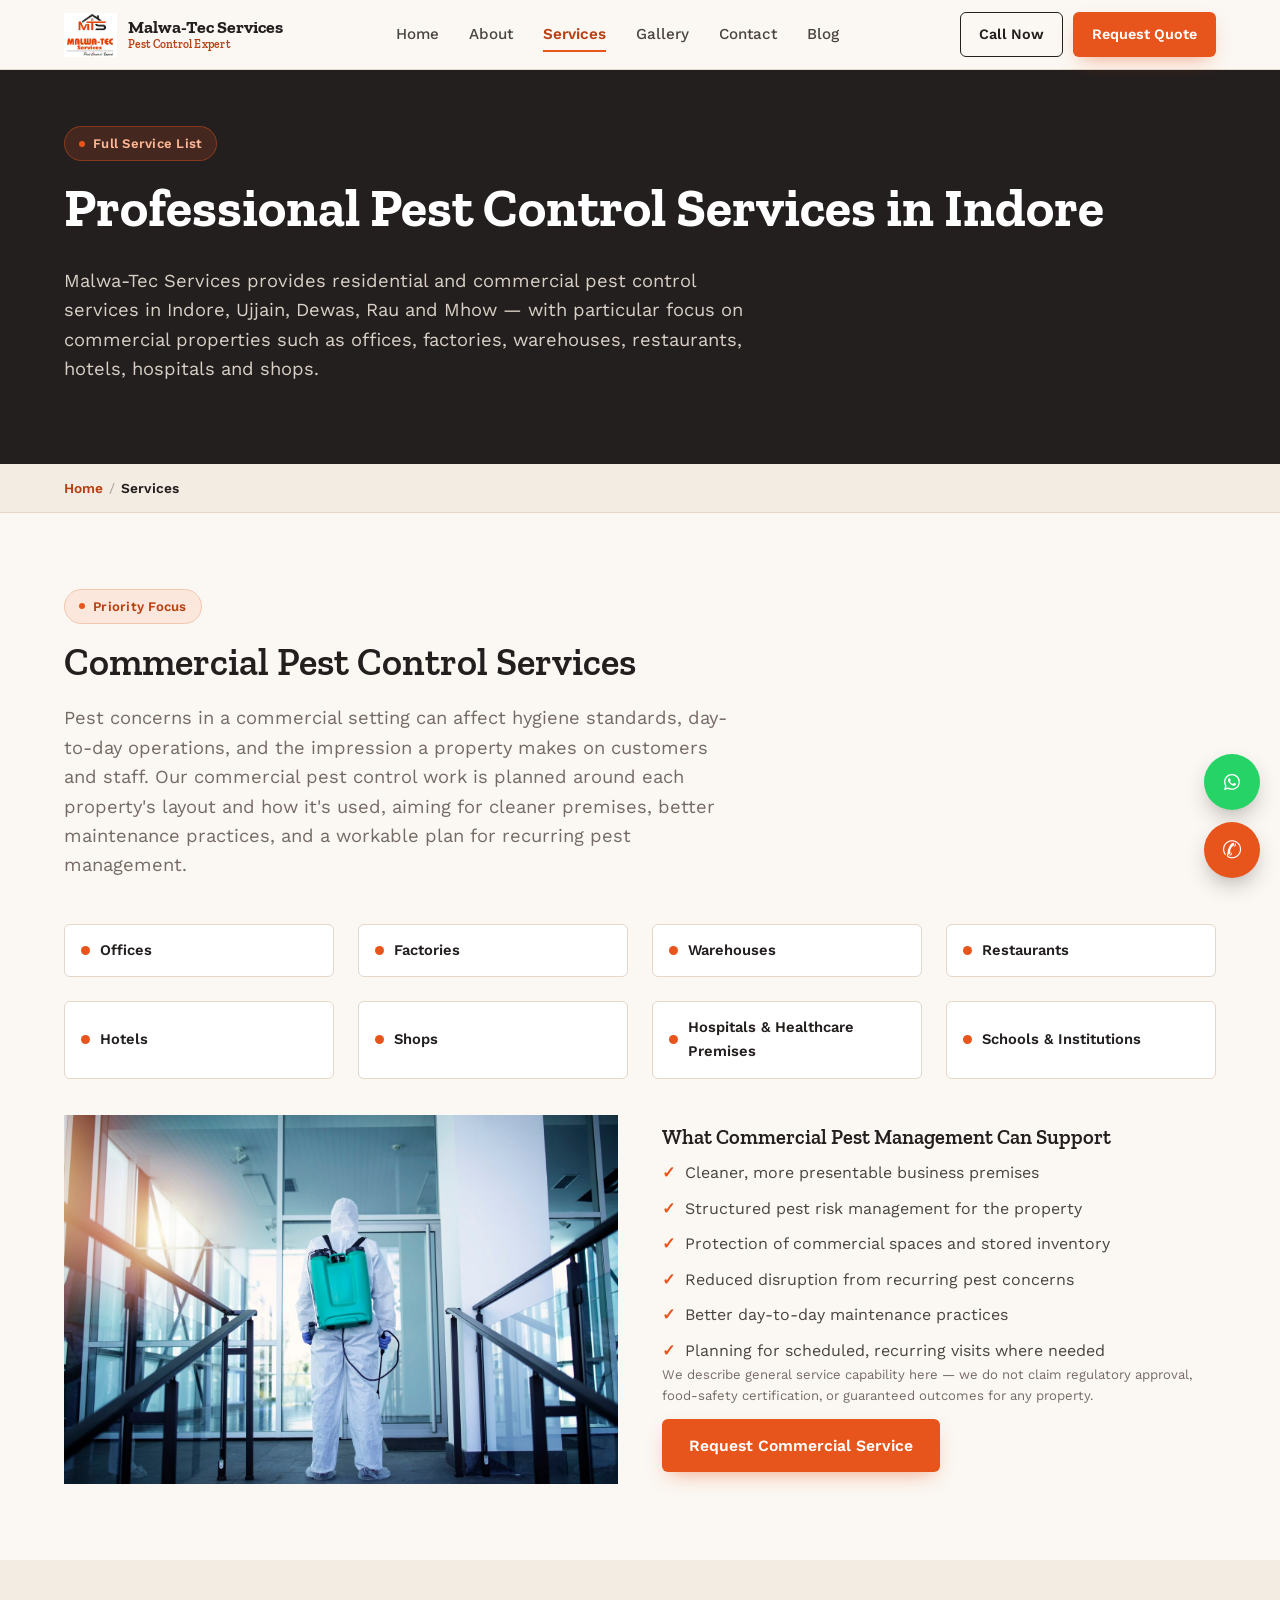
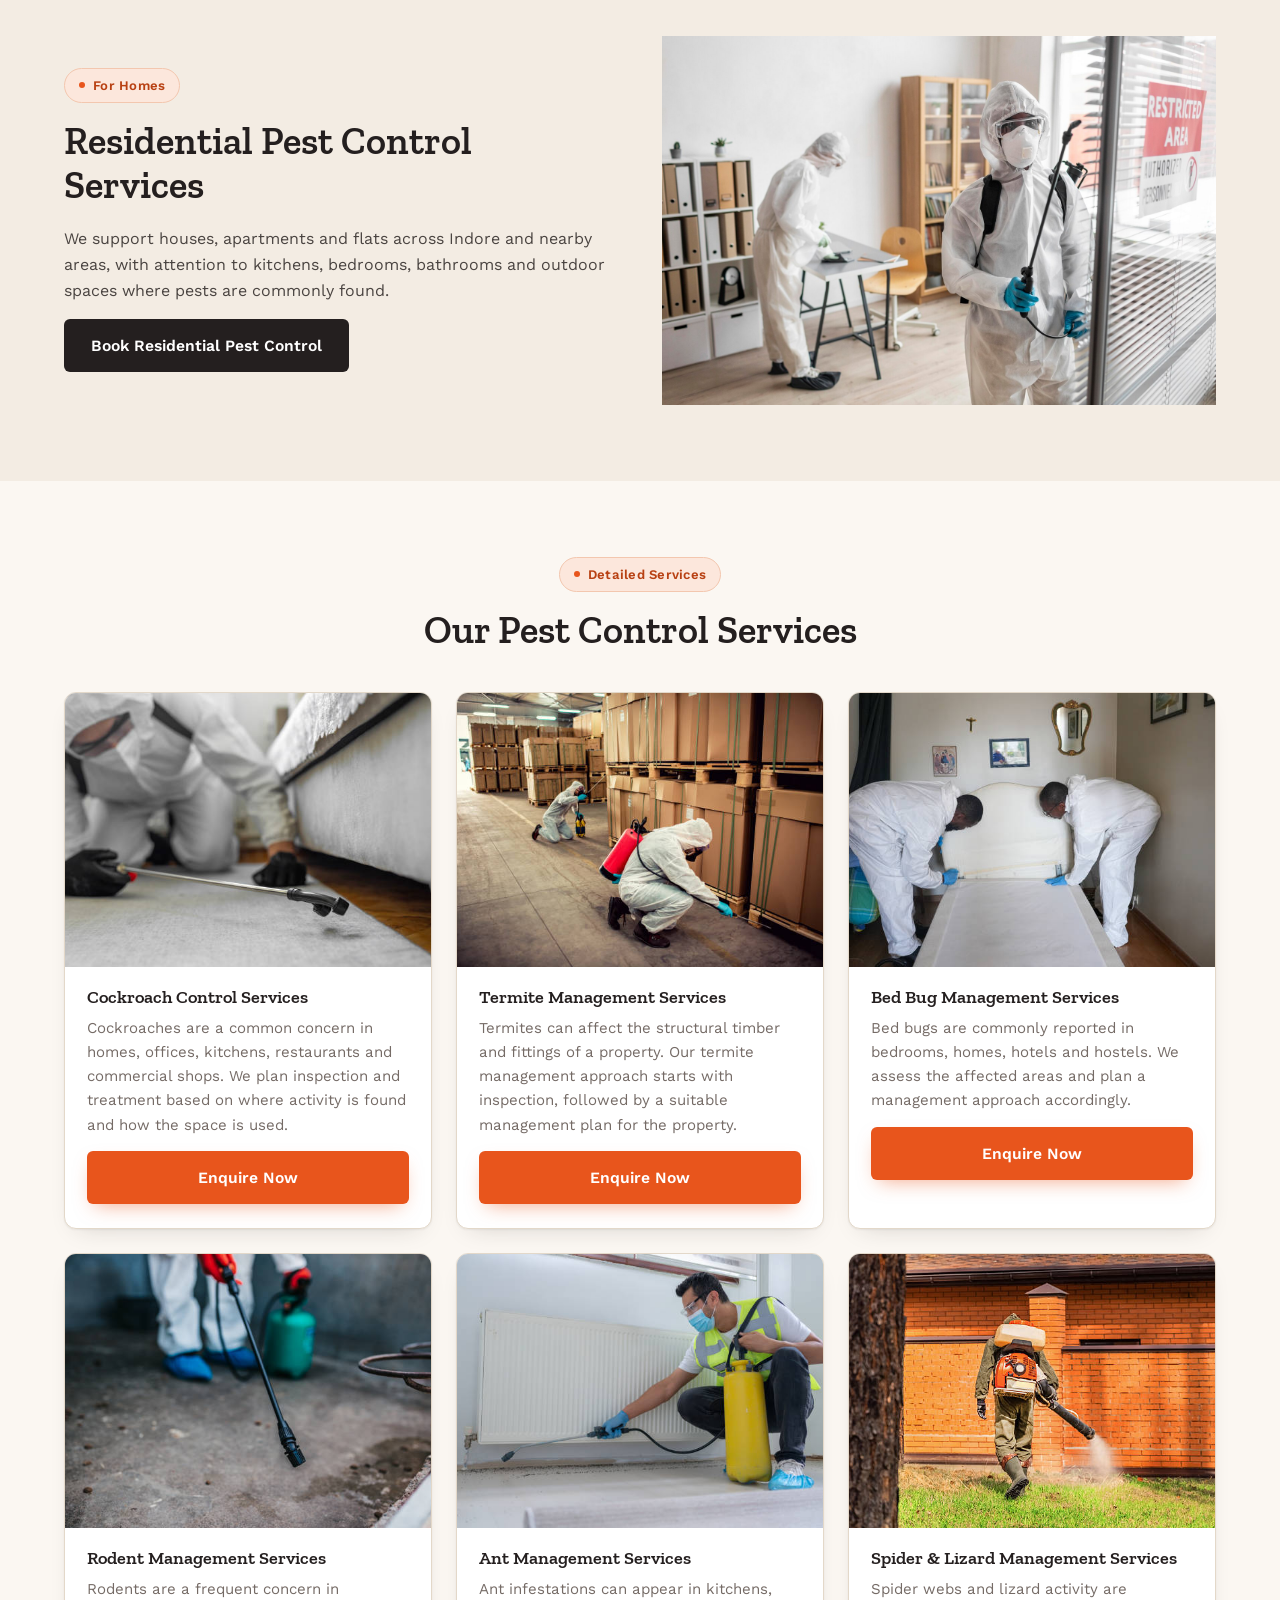
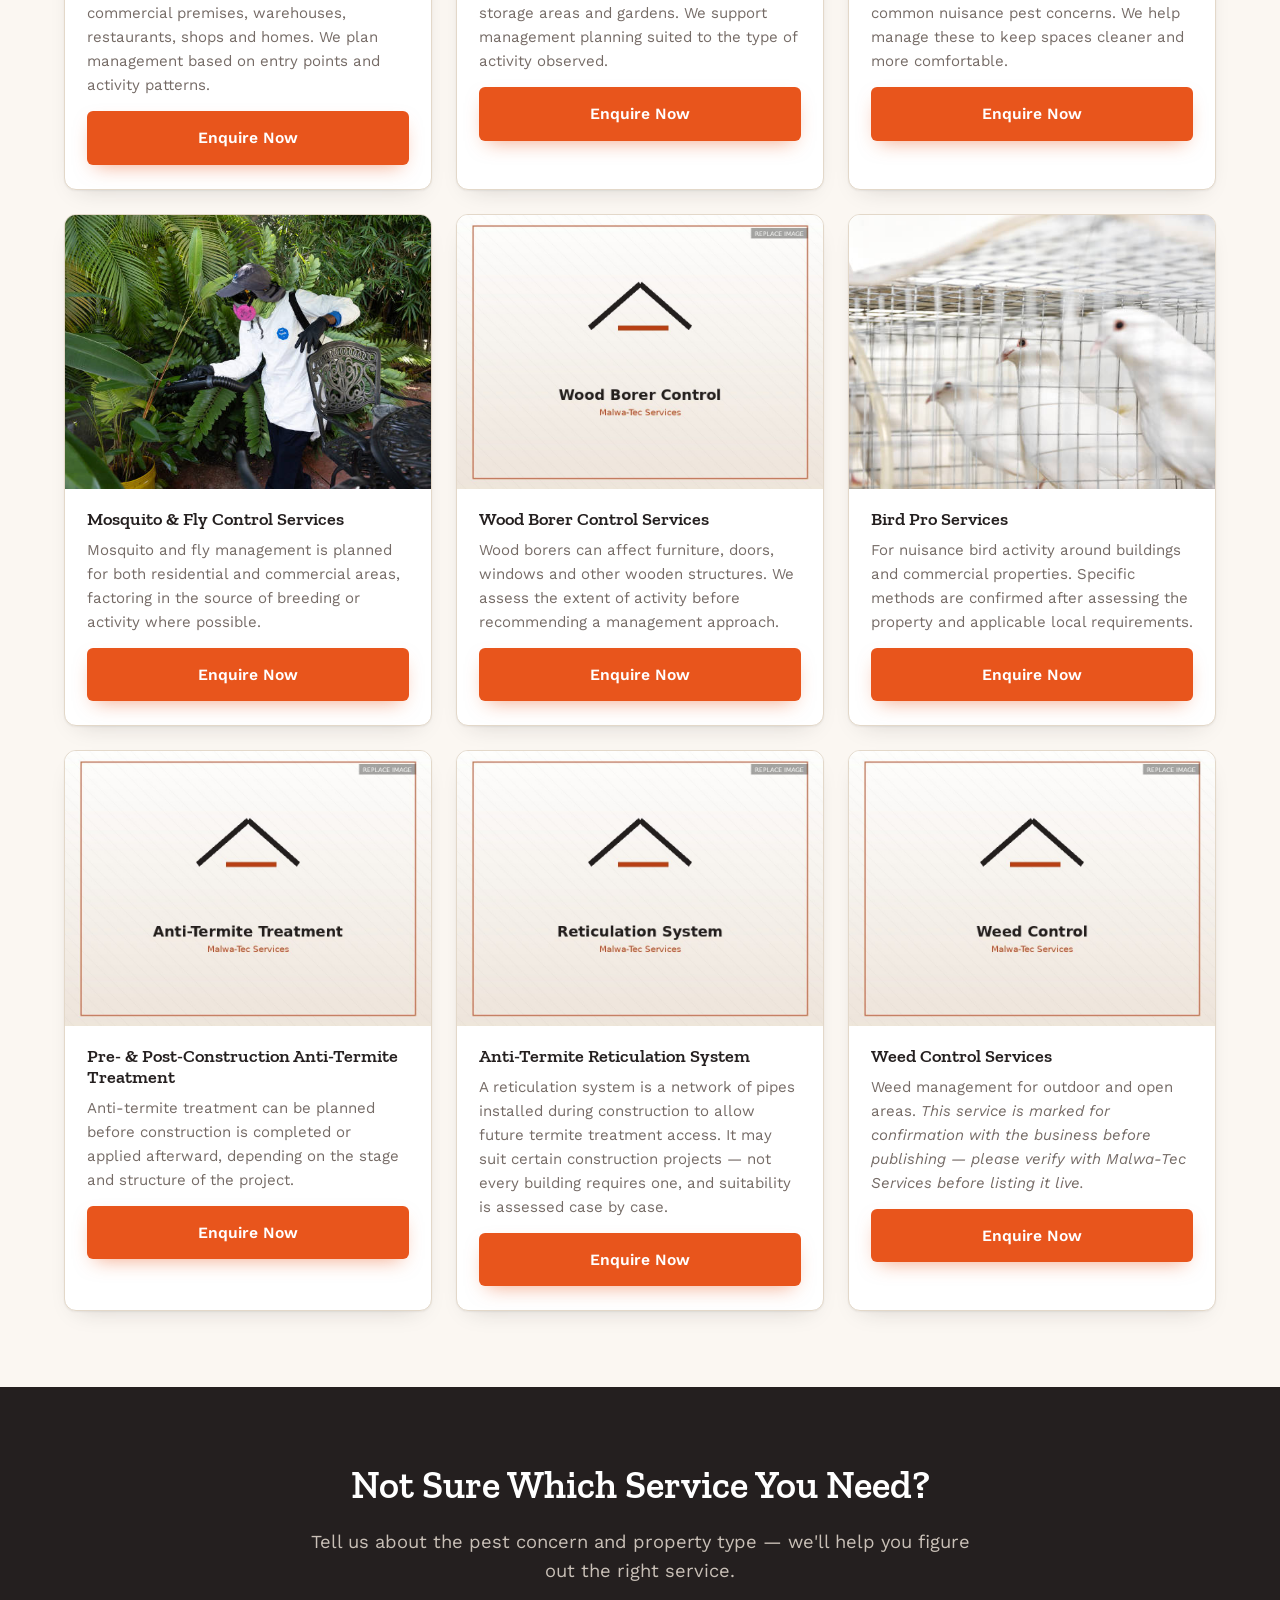
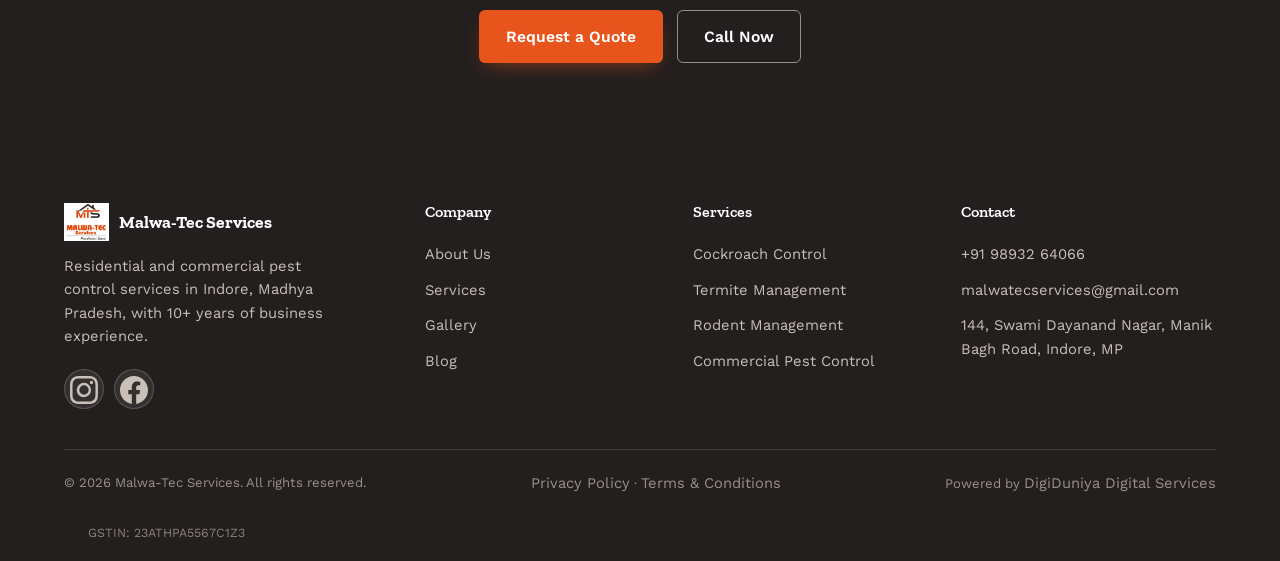
<file: services.html>
<!DOCTYPE html>
<html lang="en">
<head>
<meta charset="UTF-8">
<meta name="viewport" content="width=device-width, initial-scale=1.0">
<title>Pest Control Services in Indore | Malwa-Tec Services</title>
<meta name="description" content="Commercial and residential pest control services in Indore: cockroach, termite, bed bug, rodent, mosquito control, anti-termite treatment and more from Malwa-Tec Services.">
<link rel="canonical" href="https://www.malwatecservices.in/services.html">
<meta property="og:type" content="website">
<meta property="og:title" content="Pest Control Services in Indore | Malwa-Tec Services">
<meta property="og:description" content="Commercial and residential pest control services in Indore, Ujjain, Dewas, Rau and Mhow.">
<meta property="og:image" content="images/services/commercial-pestcontrol.jpg">
<meta name="twitter:card" content="summary_large_image">
<link rel="icon" href="assets/favicon.svg" type="image/svg+xml">
<link rel="stylesheet" href="css/style.css">
<script type="application/ld+json">
{
  "@context": "https://schema.org",
  "@type": "BreadcrumbList",
  "itemListElement": [
    {"@type":"ListItem","position":1,"name":"Home","item":"https://www.malwatecservices.in/index.html"},
    {"@type":"ListItem","position":2,"name":"Services","item":"https://www.malwatecservices.in/services.html"}
  ]
}
</script>
</head>
<body>

<header class="site-header">
  <div class="nav-bar">
    <a href="index.html" class="brand">
      <img src="images/logo-malwa-tec.jpg" alt="Malwa-Tec Services logo">
      <span class="brand-text"><strong>Malwa-Tec Services</strong><span>Pest Control Expert</span></span>
    </a>
    <nav class="nav-links" aria-label="Primary">
      <a href="index.html">Home</a>
      <a href="about.html">About</a>
      <a href="services.html">Services</a>
      <a href="gallery.html">Gallery</a>
      <a href="contact.html">Contact</a>
      <a href="blog-termite-management.html">Blog</a>
    </nav>
    <div class="nav-cta">
      <a href="tel:+919893264066" class="btn btn-outline">Call Now</a>
      <a href="contact.html" class="btn btn-primary">Request Quote</a>
    </div>
    <button class="hamburger" aria-label="Open menu" aria-expanded="false"><span></span><span></span><span></span></button>
  </div>
</header>
<div class="scrim"></div>
<div class="mobile-panel">
  <div class="mp-top"><strong>Menu</strong><button class="mp-close" aria-label="Close menu">✕</button></div>
  <a href="index.html">Home</a>
  <a href="about.html">About</a>
  <a href="services.html">Services</a>
  <a href="gallery.html">Gallery</a>
  <a href="contact.html">Contact</a>
  <a href="blog-termite-management.html">Blog</a>
  <div class="btn-row">
    <a href="tel:+919893264066" class="btn btn-outline btn-block">Call Now</a>
    <a href="contact.html" class="btn btn-primary btn-block">Request Quote</a>
  </div>
</div>

<section class="page-hero">
  <div class="container">
    <span class="tag on-dark">Full Service List</span>
    <h1>Professional Pest Control Services in Indore</h1>
    <p class="lede">Malwa-Tec Services provides residential and commercial pest control services in Indore, Ujjain, Dewas, Rau and Mhow — with particular focus on commercial properties such as offices, factories, warehouses, restaurants, hotels, hospitals and shops.</p>
  </div>
</section>

<div class="breadcrumb-bar">
  <div class="container"><div class="breadcrumb"><a href="index.html">Home</a><span class="sep">/</span><span class="current">Services</span></div></div>
</div>

<!-- COMMERCIAL SECTION (prominent) -->
<section class="section" id="commercial">
  <div class="container">
    <div class="section-head reveal">
      <span class="tag">Priority Focus</span>
      <h2>Commercial Pest Control Services</h2>
      <p class="lede">Pest concerns in a commercial setting can affect hygiene standards, day-to-day operations, and the impression a property makes on customers and staff. Our commercial pest control work is planned around each property's layout and how it's used, aiming for cleaner premises, better maintenance practices, and a workable plan for recurring pest management.</p>
    </div>
    <div class="grid grid-4" style="margin-bottom:36px;">
      <div class="industry-chip reveal"><span class="dot"></span>Offices</div>
      <div class="industry-chip reveal"><span class="dot"></span>Factories</div>
      <div class="industry-chip reveal"><span class="dot"></span>Warehouses</div>
      <div class="industry-chip reveal"><span class="dot"></span>Restaurants</div>
      <div class="industry-chip reveal"><span class="dot"></span>Hotels</div>
      <div class="industry-chip reveal"><span class="dot"></span>Shops</div>
      <div class="industry-chip reveal"><span class="dot"></span>Hospitals &amp; Healthcare Premises</div>
      <div class="industry-chip reveal"><span class="dot"></span>Schools &amp; Institutions</div>
    </div>
    <div class="two-col reveal">
      <img src="images/services/commercial-pestcontrol.jpg" alt="Commercial pest control inspection at a business premises in Indore">
      <div>
        <h3>What Commercial Pest Management Can Support</h3>
        <ul class="icon-list">
          <li>Cleaner, more presentable business premises</li>
          <li>Structured pest risk management for the property</li>
          <li>Protection of commercial spaces and stored inventory</li>
          <li>Reduced disruption from recurring pest concerns</li>
          <li>Better day-to-day maintenance practices</li>
          <li>Planning for scheduled, recurring visits where needed</li>
        </ul>
        <p class="small-note">We describe general service capability here — we do not claim regulatory approval, food-safety certification, or guaranteed outcomes for any property.</p>
        <a href="contact.html?property=commercial" class="btn btn-primary">Request Commercial Service</a>
      </div>
    </div>
  </div>
</section>

<!-- RESIDENTIAL SECTION -->
<section class="section section-alt">
  <div class="container">
    <div class="two-col reveal">
      <div>
        <span class="tag">For Homes</span>
        <h2>Residential Pest Control Services</h2>
        <p>We support houses, apartments and flats across Indore and nearby areas, with attention to kitchens, bedrooms, bathrooms and outdoor spaces where pests are commonly found.</p>
        <a href="contact.html?property=residential" class="btn btn-dark">Book Residential Pest Control</a>
      </div>
      <img src="images/services/residential-pestcontrol.jpg" alt="Residential pest control service for a home kitchen in Indore">
    </div>
  </div>
</section>

<!-- SERVICE CARDS -->
<section class="section">
  <div class="container">
    <div class="section-head center reveal" style="margin:0 auto 40px;">
      <span class="tag">Detailed Services</span>
      <h2>Our Pest Control Services</h2>
    </div>

    <div class="grid grid-3">

      <div class="card reveal" id="cockroach">
        <div class="card-img"><img src="images/services/cockroach-control.jpg" alt="Cockroach control service"></div>
        <div class="card-body">
          <h3>Cockroach Control Services</h3>
          <p>Cockroaches are a common concern in homes, offices, kitchens, restaurants and commercial shops. We plan inspection and treatment based on where activity is found and how the space is used.</p>
          <a href="contact.html?service=cockroach-control" class="btn btn-primary btn-block">Enquire Now</a>
        </div>
      </div>

      <div class="card reveal" id="termite">
        <div class="card-img"><img src="images/services/termite-management.jpg" alt="Termite management service"></div>
        <div class="card-body">
          <h3>Termite Management Services</h3>
          <p>Termites can affect the structural timber and fittings of a property. Our termite management approach starts with inspection, followed by a suitable management plan for the property.</p>
          <a href="contact.html?service=termite-management" class="btn btn-primary btn-block">Enquire Now</a>
        </div>
      </div>

      <div class="card reveal" id="bedbug">
        <div class="card-img"><img src="images/services/bed-bug-control.jpg" alt="Bed bug management service"></div>
        <div class="card-body">
          <h3>Bed Bug Management Services</h3>
          <p>Bed bugs are commonly reported in bedrooms, homes, hotels and hostels. We assess the affected areas and plan a management approach accordingly.</p>
          <a href="contact.html?service=bed-bug-management" class="btn btn-primary btn-block">Enquire Now</a>
        </div>
      </div>

      <div class="card reveal" id="rodent">
        <div class="card-img"><img src="images/services/rodent-control.jpg" alt="Rodent management service"></div>
        <div class="card-body">
          <h3>Rodent Management Services</h3>
          <p>Rodents are a frequent concern in commercial premises, warehouses, restaurants, shops and homes. We plan management based on entry points and activity patterns.</p>
          <a href="contact.html?service=rodent-management" class="btn btn-primary btn-block">Enquire Now</a>
        </div>
      </div>

      <div class="card reveal" id="ant">
        <div class="card-img"><img src="images/services/ant-control.jpg" alt="Ant management service"></div>
        <div class="card-body">
          <h3>Ant Management Services</h3>
          <p>Ant infestations can appear in kitchens, storage areas and gardens. We support management planning suited to the type of activity observed.</p>
          <a href="contact.html?service=ant-management" class="btn btn-primary btn-block">Enquire Now</a>
        </div>
      </div>

      <div class="card reveal" id="spider">
        <div class="card-img"><img src="images/services/spider-lizard-control.jpg" alt="Spider and lizard management service"></div>
        <div class="card-body">
          <h3>Spider &amp; Lizard Management Services</h3>
          <p>Spider webs and lizard activity are common nuisance pest concerns. We help manage these to keep spaces cleaner and more comfortable.</p>
          <a href="contact.html?service=spider-lizard-management" class="btn btn-primary btn-block">Enquire Now</a>
        </div>
      </div>

      <div class="card reveal" id="mosquito">
        <div class="card-img"><img src="images/services/mosquito-fly-control.jpg" alt="Mosquito and fly control service"></div>
        <div class="card-body">
          <h3>Mosquito &amp; Fly Control Services</h3>
          <p>Mosquito and fly management is planned for both residential and commercial areas, factoring in the source of breeding or activity where possible.</p>
          <a href="contact.html?service=mosquito-fly-control" class="btn btn-primary btn-block">Enquire Now</a>
        </div>
      </div>

      <div class="card reveal" id="woodborer">
        <div class="card-img"><img src="images/services/wood-borer-control.jpg" alt="Wood borer control service"></div>
        <div class="card-body">
          <h3>Wood Borer Control Services</h3>
          <p>Wood borers can affect furniture, doors, windows and other wooden structures. We assess the extent of activity before recommending a management approach.</p>
          <a href="contact.html?service=wood-borer-control" class="btn btn-primary btn-block">Enquire Now</a>
        </div>
      </div>

      <div class="card reveal" id="bird">
        <div class="card-img"><img src="images/services/bird-pro.jpg" alt="Bird pro nuisance management service"></div>
        <div class="card-body">
          <h3>Bird Pro Services</h3>
          <p>For nuisance bird activity around buildings and commercial properties. Specific methods are confirmed after assessing the property and applicable local requirements.</p>
          <a href="contact.html?service=bird-pro" class="btn btn-primary btn-block">Enquire Now</a>
        </div>
      </div>

      <div class="card reveal" id="construction-termite">
        <div class="card-img"><img src="images/services/construction-anti-termite.jpg" alt="Pre and post construction anti-termite treatment"></div>
        <div class="card-body">
          <h3>Pre- &amp; Post-Construction Anti-Termite Treatment</h3>
          <p>Anti-termite treatment can be planned before construction is completed or applied afterward, depending on the stage and structure of the project.</p>
          <a href="contact.html?service=construction-anti-termite" class="btn btn-primary btn-block">Enquire Now</a>
        </div>
      </div>

      <div class="card reveal" id="reticulation">
        <div class="card-img"><img src="images/services/reticulation-system.jpg" alt="Anti-termite reticulation system"></div>
        <div class="card-body">
          <h3>Anti-Termite Reticulation System</h3>
          <p>A reticulation system is a network of pipes installed during construction to allow future termite treatment access. It may suit certain construction projects — not every building requires one, and suitability is assessed case by case.</p>
          <a href="contact.html?service=reticulation-system" class="btn btn-primary btn-block">Enquire Now</a>
        </div>
      </div>

      <div class="card reveal" id="weed">
        <div class="card-img"><img src="images/services/weed-control.jpg" alt="Weed control service"></div>
        <div class="card-body">
          <h3>Weed Control Services</h3>
          <p>Weed management for outdoor and open areas. <em>This service is marked for confirmation with the business before publishing — please verify with Malwa-Tec Services before listing it live.</em></p>
          <a href="contact.html?service=weed-control" class="btn btn-primary btn-block">Enquire Now</a>
        </div>
      </div>

    </div>
  </div>
</section>

<section class="section section-dark center">
  <div class="container">
    <h2>Not Sure Which Service You Need?</h2>
    <p class="lede" style="margin:0 auto 24px;">Tell us about the pest concern and property type — we'll help you figure out the right service.</p>
    <div class="btn-row" style="justify-content:center;">
      <a href="contact.html" class="btn btn-primary">Request a Quote</a>
      <a href="tel:+919893264066" class="btn btn-outline on-dark">Call Now</a>
    </div>
  </div>
</section>

<footer class="site-footer">
  <div class="container">
    <div class="footer-grid">
      <div>
        <div class="footer-brand"><img src="images/logo-malwa-tec.jpg" alt="Malwa-Tec Services logo"><strong>Malwa-Tec Services</strong></div>
        <p style="font-size:.92rem;max-width:32ch;">Residential and commercial pest control services in Indore, Madhya Pradesh, with 10+ years of business experience.</p>
        <div class="social-row">
          <a href="https://www.instagram.com/malwa.tecservices" target="_blank" rel="noopener" aria-label="Instagram"><svg xmlns="http://www.w3.org/2000/svg" width="38" height="28" fill="currentColor" class="bi bi-instagram" viewBox="0 0 16 16">
  <path d="M8 0C5.829 0 5.556.01 4.703.048 3.85.088 3.269.222 2.76.42a3.9 3.9 0 0 0-1.417.923A3.9 3.9 0 0 0 .42 2.76C.222 3.268.087 3.85.048 4.7.01 5.555 0 5.827 0 8.001c0 2.172.01 2.444.048 3.297.04.852.174 1.433.372 1.942.205.526.478.972.923 1.417.444.445.89.719 1.416.923.51.198 1.09.333 1.942.372C5.555 15.99 5.827 16 8 16s2.444-.01 3.298-.048c.851-.04 1.434-.174 1.943-.372a3.9 3.9 0 0 0 1.416-.923c.445-.445.718-.891.923-1.417.197-.509.332-1.09.372-1.942C15.99 10.445 16 10.173 16 8s-.01-2.445-.048-3.299c-.04-.851-.175-1.433-.372-1.941a3.9 3.9 0 0 0-.923-1.417A3.9 3.9 0 0 0 13.24.42c-.51-.198-1.092-.333-1.943-.372C10.443.01 10.172 0 7.998 0zm-.717 1.442h.718c2.136 0 2.389.007 3.232.046.78.035 1.204.166 1.486.275.373.145.64.319.92.599s.453.546.598.92c.11.281.24.705.275 1.485.039.843.047 1.096.047 3.231s-.008 2.389-.047 3.232c-.035.78-.166 1.203-.275 1.485a2.5 2.5 0 0 1-.599.919c-.28.28-.546.453-.92.598-.28.11-.704.24-1.485.276-.843.038-1.096.047-3.232.047s-2.39-.009-3.233-.047c-.78-.036-1.203-.166-1.485-.276a2.5 2.5 0 0 1-.92-.598 2.5 2.5 0 0 1-.6-.92c-.109-.281-.24-.705-.275-1.485-.038-.843-.046-1.096-.046-3.233s.008-2.388.046-3.231c.036-.78.166-1.204.276-1.486.145-.373.319-.64.599-.92s.546-.453.92-.598c.282-.11.705-.24 1.485-.276.738-.034 1.024-.044 2.515-.045zm4.988 1.328a.96.96 0 1 0 0 1.92.96.96 0 0 0 0-1.92m-4.27 1.122a4.109 4.109 0 1 0 0 8.217 4.109 4.109 0 0 0 0-8.217m0 1.441a2.667 2.667 0 1 1 0 5.334 2.667 2.667 0 0 1 0-5.334"/>
</svg></a>
          <a href="https://www.facebook.com/MalwaTecServices" target="_blank" rel="noopener" aria-label="Facebook"><svg xmlns="http://www.w3.org/2000/svg" width="38" height="28" fill="currentColor" class="bi bi-facebook" viewBox="0 0 16 16">
  <path d="M16 8.049c0-4.446-3.582-8.05-8-8.05C3.58 0-.002 3.603-.002 8.05c0 4.017 2.926 7.347 6.75 7.951v-5.625h-2.03V8.05H6.75V6.275c0-2.017 1.195-3.131 3.022-3.131.876 0 1.791.157 1.791.157v1.98h-1.009c-.993 0-1.303.621-1.303 1.258v1.51h2.218l-.354 2.326H9.25V16c3.824-.604 6.75-3.934 6.75-7.951"/>
</svg></a>
        </div>
      </div>
      <div>
        <h4>Company</h4>
        <a href="about.html">About Us</a>
        <a href="services.html">Services</a>
        <a href="gallery.html">Gallery</a>
        <a href="blog-termite-management.html">Blog</a>
      </div>
      <div>
        <h4>Services</h4>
        <a href="services.html#cockroach">Cockroach Control</a>
        <a href="services.html#termite">Termite Management</a>
        <a href="services.html#rodent">Rodent Management</a>
        <a href="services.html#commercial">Commercial Pest Control</a>
      </div>
      <div>
        <h4>Contact</h4>
        <a href="tel:+919893264066">+91 98932 64066</a>
        <a href="mailto:malwatecservices@gmail.com">malwatecservices@gmail.com</a>
        <a href="contact.html">144, Swami Dayanand Nagar, Manik Bagh Road, Indore, MP</a>
      </div>
    </div>
    <div class="footer-legal">
      <span>© <span class="cur-year">2026</span> Malwa-Tec Services. All rights reserved.</span>
      <span><a href="privacy-policy.html">Privacy Policy</a> · <a href="terms-and-conditions.html">Terms &amp; Conditions</a></span>
      <span>Powered by <a href="https://digiduniya.com/" target="_blank" rel="noopener">DigiDuniya Digital Services</a></span>
    </div>
    <p class="gst-line container" style="padding-bottom:18px;">GSTIN: 23ATHPA5567C1Z3</p>
  </div>
</footer>

<div class="floating-actions">
  <a href="https://wa.me/919893264066" class="fab fab-whatsapp" target="_blank" rel="noopener" aria-label="Chat on WhatsApp"><svg xmlns="http://www.w3.org/2000/svg" width="16" height="16" fill="currentColor" class="bi bi-whatsapp" viewBox="0 0 16 16">
  <path d="M13.601 2.326A7.85 7.85 0 0 0 7.994 0C3.627 0 .068 3.558.064 7.926c0 1.399.366 2.76 1.057 3.965L0 16l4.204-1.102a7.9 7.9 0 0 0 3.79.965h.004c4.368 0 7.926-3.558 7.93-7.93A7.9 7.9 0 0 0 13.6 2.326zM7.994 14.521a6.6 6.6 0 0 1-3.356-.92l-.24-.144-2.494.654.666-2.433-.156-.251a6.56 6.56 0 0 1-1.007-3.505c0-3.626 2.957-6.584 6.591-6.584a6.56 6.56 0 0 1 4.66 1.931 6.56 6.56 0 0 1 1.928 4.66c-.004 3.639-2.961 6.592-6.592 6.592m3.615-4.934c-.197-.099-1.17-.578-1.353-.646-.182-.065-.315-.099-.445.099-.133.197-.513.646-.627.775-.114.133-.232.148-.43.05-.197-.1-.836-.308-1.592-.985-.59-.525-.985-1.175-1.103-1.372-.114-.198-.011-.304.088-.403.087-.088.197-.232.296-.346.1-.114.133-.198.198-.33.065-.134.034-.248-.015-.347-.05-.099-.445-1.076-.612-1.47-.16-.389-.323-.335-.445-.34-.114-.007-.247-.007-.38-.007a.73.73 0 0 0-.529.247c-.182.198-.691.677-.691 1.654s.71 1.916.81 2.049c.098.133 1.394 2.132 3.383 2.992.47.205.84.326 1.129.418.475.152.904.129 1.246.08.38-.058 1.171-.48 1.338-.943.164-.464.164-.86.114-.943-.049-.084-.182-.133-.38-.232"/>
</svg></a>
  <a href="tel:+919893264066" class="fab fab-call" aria-label="Call Malwa-Tec Services">✆</a>
  <button class="back-to-top" aria-label="Back to top">↑</button>
</div>
<script src="js/script.js"></script>
</body>
</html>
</file>
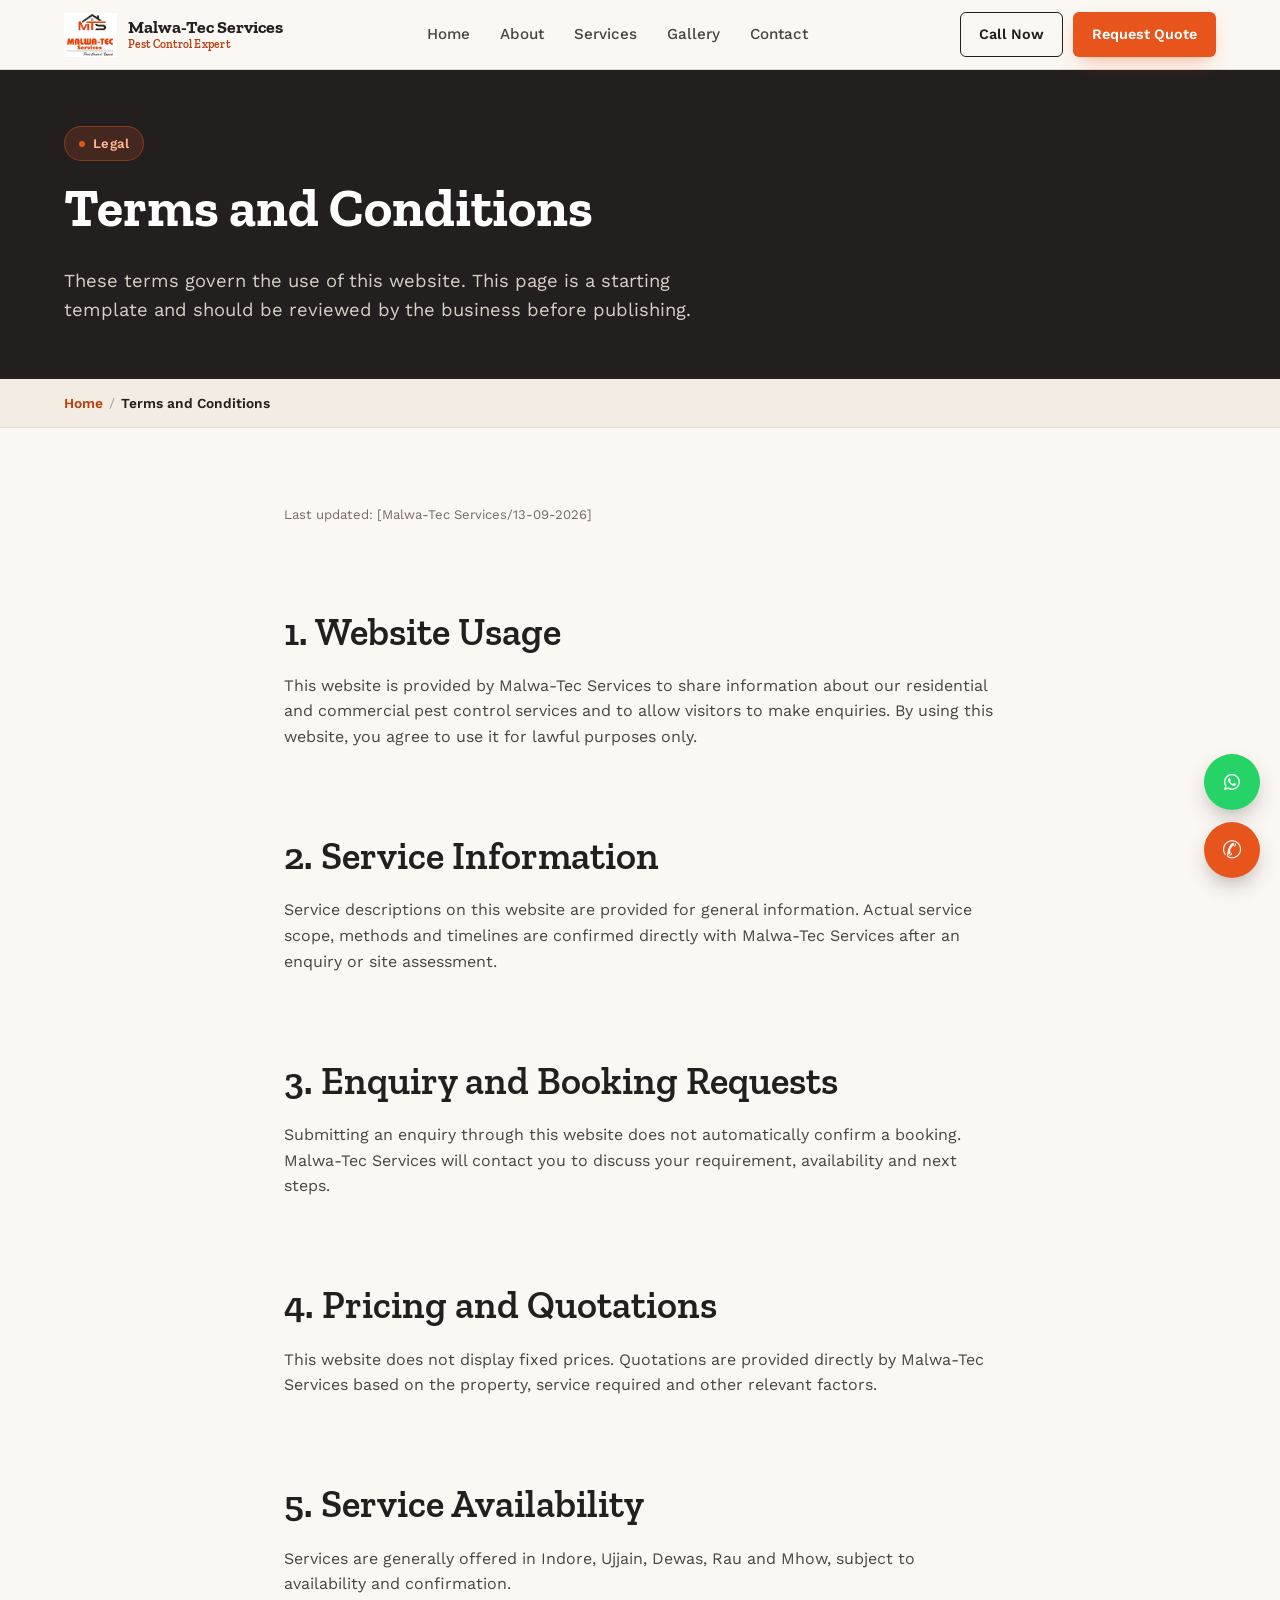
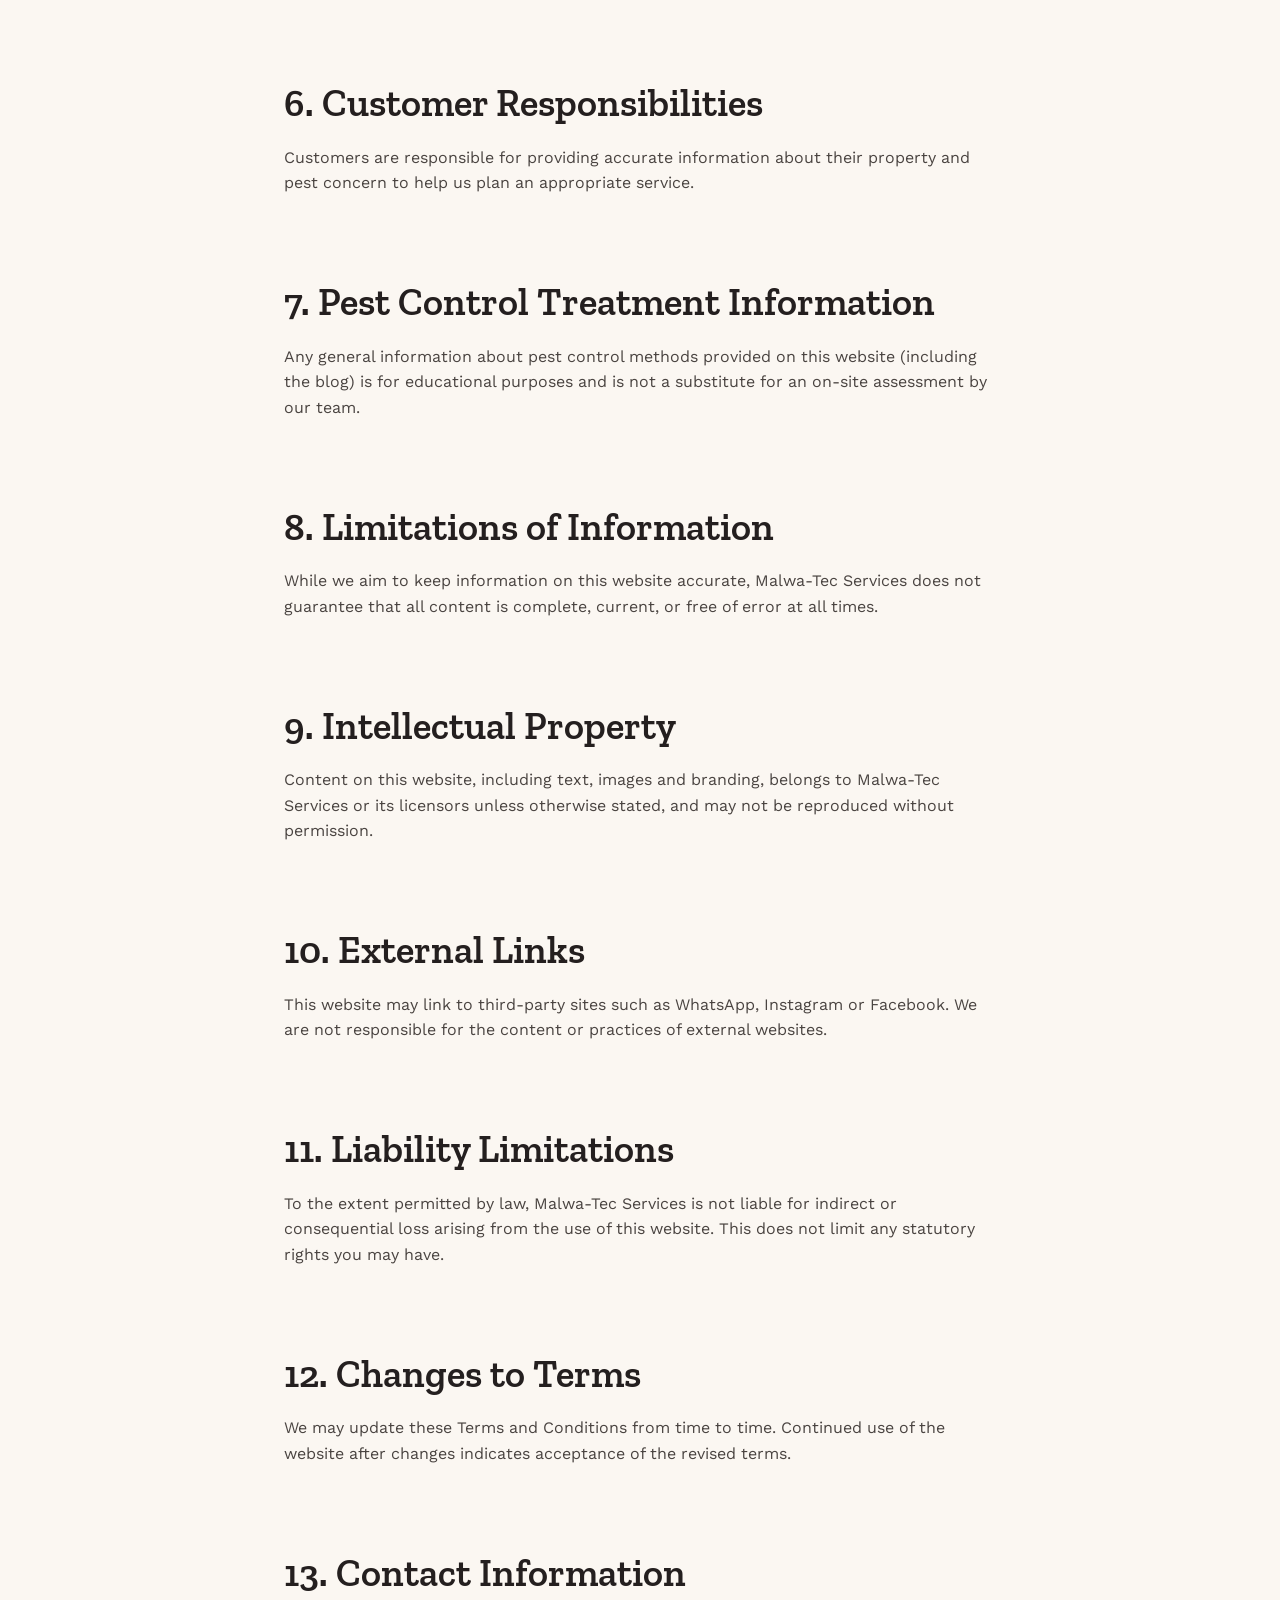
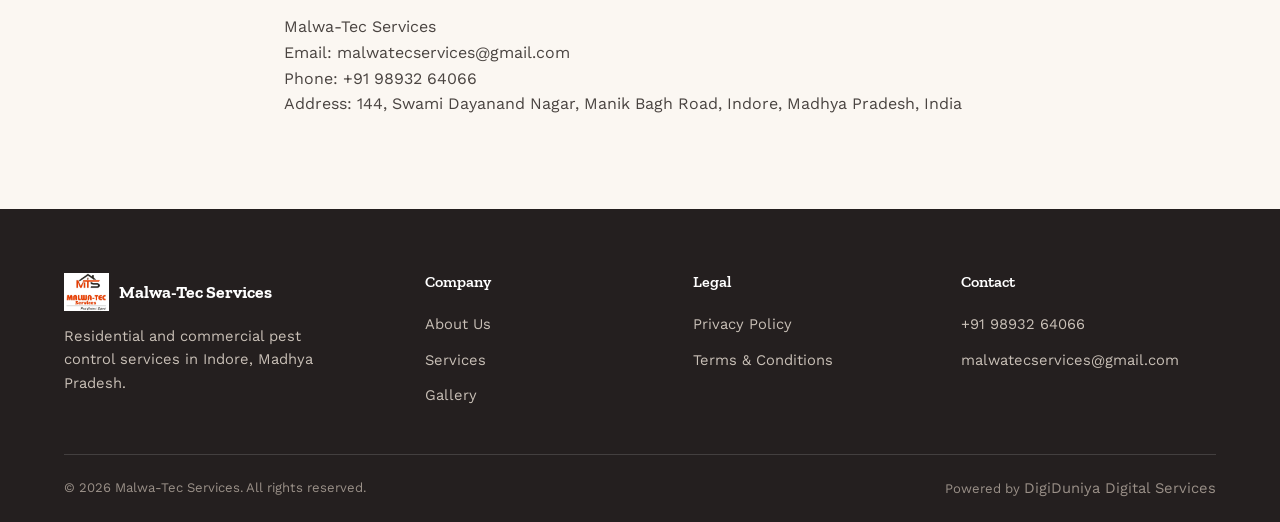
<file: terms-and-conditions.html>
<!DOCTYPE html>
<html lang="en">
<head>
<meta charset="UTF-8">
<meta name="viewport" content="width=device-width, initial-scale=1.0">
<title>Terms and Conditions | Malwa-Tec Services</title>
<meta name="description" content="Terms and Conditions for using the Malwa-Tec Services website and enquiry services.">
<link rel="canonical" href="https://www.malwatecservices.in/terms-and-conditions.html">
<link rel="icon" href="assets/favicon.svg" type="image/svg+xml">
<link rel="stylesheet" href="css/style.css">
</head>
<body>

<header class="site-header">
  <div class="nav-bar">
    <a href="index.html" class="brand">
      <img src="images/logo-malwa-tec.jpg" alt="Malwa-Tec Services logo">
      <span class="brand-text"><strong>Malwa-Tec Services</strong><span>Pest Control Expert</span></span>
    </a>
    <nav class="nav-links" aria-label="Primary">
      <a href="index.html">Home</a>
      <a href="about.html">About</a>
      <a href="services.html">Services</a>
      <a href="gallery.html">Gallery</a>
      <a href="contact.html">Contact</a>
    </nav>
    <div class="nav-cta">
      <a href="tel:+919893264066" class="btn btn-outline">Call Now</a>
      <a href="contact.html" class="btn btn-primary">Request Quote</a>
    </div>
    <button class="hamburger" aria-label="Open menu" aria-expanded="false"><span></span><span></span><span></span></button>
  </div>
</header>
<div class="scrim"></div>
<div class="mobile-panel">
  <div class="mp-top"><strong>Menu</strong><button class="mp-close" aria-label="Close menu">✕</button></div>
  <a href="index.html">Home</a>
  <a href="about.html">About</a>
  <a href="services.html">Services</a>
  <a href="gallery.html">Gallery</a>
  <a href="contact.html">Contact</a>
  <a href="blog-termite-management.html">Blog</a>
</div>

<section class="page-hero" style="padding-bottom:36px;">
  <div class="container">
    <span class="tag on-dark">Legal</span>
    <h1>Terms and Conditions</h1>
    <p class="lede">These terms govern the use of this website. This page is a starting template and should be reviewed by the business before publishing.</p>
  </div>
</section>

<div class="breadcrumb-bar">
  <div class="container"><div class="breadcrumb"><a href="index.html">Home</a><span class="sep">/</span><span class="current">Terms and Conditions</span></div></div>
</div>

<section class="section">
  <div class="container blog-body">
    <p class="small-note">Last updated: [Malwa-Tec Services/13-09-2026]</p>

    <h2>1. Website Usage</h2>
    <p>This website is provided by Malwa-Tec Services to share information about our residential and commercial pest control services and to allow visitors to make enquiries. By using this website, you agree to use it for lawful purposes only.</p>

    <h2>2. Service Information</h2>
    <p>Service descriptions on this website are provided for general information. Actual service scope, methods and timelines are confirmed directly with Malwa-Tec Services after an enquiry or site assessment.</p>

    <h2>3. Enquiry and Booking Requests</h2>
    <p>Submitting an enquiry through this website does not automatically confirm a booking. Malwa-Tec Services will contact you to discuss your requirement, availability and next steps.</p>

    <h2>4. Pricing and Quotations</h2>
    <p>This website does not display fixed prices. Quotations are provided directly by Malwa-Tec Services based on the property, service required and other relevant factors.</p>

    <h2>5. Service Availability</h2>
    <p>Services are generally offered in Indore, Ujjain, Dewas, Rau and Mhow, subject to availability and confirmation.</p>

    <h2>6. Customer Responsibilities</h2>
    <p>Customers are responsible for providing accurate information about their property and pest concern to help us plan an appropriate service.</p>

    <h2>7. Pest Control Treatment Information</h2>
    <p>Any general information about pest control methods provided on this website (including the blog) is for educational purposes and is not a substitute for an on-site assessment by our team.</p>

    <h2>8. Limitations of Information</h2>
    <p>While we aim to keep information on this website accurate, Malwa-Tec Services does not guarantee that all content is complete, current, or free of error at all times.</p>

    <h2>9. Intellectual Property</h2>
    <p>Content on this website, including text, images and branding, belongs to Malwa-Tec Services or its licensors unless otherwise stated, and may not be reproduced without permission.</p>

    <h2>10. External Links</h2>
    <p>This website may link to third-party sites such as WhatsApp, Instagram or Facebook. We are not responsible for the content or practices of external websites.</p>

    <h2>11. Liability Limitations</h2>
    <p>To the extent permitted by law, Malwa-Tec Services is not liable for indirect or consequential loss arising from the use of this website. This does not limit any statutory rights you may have.</p>

    <h2>12. Changes to Terms</h2>
    <p>We may update these Terms and Conditions from time to time. Continued use of the website after changes indicates acceptance of the revised terms.</p>

    <h2>13. Contact Information</h2>
    <p>Malwa-Tec Services<br>
    Email: <a href="mailto:malwatecservices@gmail.com">malwatecservices@gmail.com</a><br>
    Phone: <a href="tel:+919893264066">+91 98932 64066</a><br>
    Address: 144, Swami Dayanand Nagar, Manik Bagh Road, Indore, Madhya Pradesh, India</p>

  </div>
</section>

<footer class="site-footer">
  <div class="container">
    <div class="footer-grid">
      <div>
        <div class="footer-brand"><img src="images/logo-malwa-tec.jpg" alt="Malwa-Tec Services logo"><strong>Malwa-Tec Services</strong></div>
        <p style="font-size:.92rem;max-width:32ch;">Residential and commercial pest control services in Indore, Madhya Pradesh.</p>
      </div>
      <div>
        <h4>Company</h4>
        <a href="about.html">About Us</a>
        <a href="services.html">Services</a>
        <a href="gallery.html">Gallery</a>
      </div>
      <div>
        <h4>Legal</h4>
        <a href="privacy-policy.html">Privacy Policy</a>
        <a href="terms-and-conditions.html">Terms &amp; Conditions</a>
      </div>
      <div>
        <h4>Contact</h4>
        <a href="tel:+919893264066">+91 98932 64066</a>
        <a href="mailto:malwatecservices@gmail.com">malwatecservices@gmail.com</a>
      </div>
    </div>
    <div class="footer-legal">
      <span>© <span class="cur-year">2026</span> Malwa-Tec Services. All rights reserved.</span>
      <span>Powered by <a href="https://digiduniya.com/" target="_blank" rel="noopener">DigiDuniya Digital Services</a></span>
    </div>
  </div>
</footer>
<div class="floating-actions">
  <a href="https://wa.me/919893264066" class="fab fab-whatsapp" target="_blank" rel="noopener" aria-label="Chat on WhatsApp"><svg xmlns="http://www.w3.org/2000/svg" width="16" height="16" fill="currentColor" class="bi bi-whatsapp" viewBox="0 0 16 16">
  <path d="M13.601 2.326A7.85 7.85 0 0 0 7.994 0C3.627 0 .068 3.558.064 7.926c0 1.399.366 2.76 1.057 3.965L0 16l4.204-1.102a7.9 7.9 0 0 0 3.79.965h.004c4.368 0 7.926-3.558 7.93-7.93A7.9 7.9 0 0 0 13.6 2.326zM7.994 14.521a6.6 6.6 0 0 1-3.356-.92l-.24-.144-2.494.654.666-2.433-.156-.251a6.56 6.56 0 0 1-1.007-3.505c0-3.626 2.957-6.584 6.591-6.584a6.56 6.56 0 0 1 4.66 1.931 6.56 6.56 0 0 1 1.928 4.66c-.004 3.639-2.961 6.592-6.592 6.592m3.615-4.934c-.197-.099-1.17-.578-1.353-.646-.182-.065-.315-.099-.445.099-.133.197-.513.646-.627.775-.114.133-.232.148-.43.05-.197-.1-.836-.308-1.592-.985-.59-.525-.985-1.175-1.103-1.372-.114-.198-.011-.304.088-.403.087-.088.197-.232.296-.346.1-.114.133-.198.198-.33.065-.134.034-.248-.015-.347-.05-.099-.445-1.076-.612-1.47-.16-.389-.323-.335-.445-.34-.114-.007-.247-.007-.38-.007a.73.73 0 0 0-.529.247c-.182.198-.691.677-.691 1.654s.71 1.916.81 2.049c.098.133 1.394 2.132 3.383 2.992.47.205.84.326 1.129.418.475.152.904.129 1.246.08.38-.058 1.171-.48 1.338-.943.164-.464.164-.86.114-.943-.049-.084-.182-.133-.38-.232"/>
</svg></a>
  <a href="tel:+919893264066" class="fab fab-call" aria-label="Call Malwa-Tec Services">✆</a>
  <button class="back-to-top" aria-label="Back to top">↑</button>
</div>
<script src="js/script.js"></script>
</body>
</html>
</file>
<file: css/style.css>
/* ==========================================================================
   Malwa-Tec Services — Design System
   Color:  Charcoal #241F1F / Charcoal-2 #362F2E  (dark, "before" — the threat)
           Warm Ivory #FBF7F2 / Paper #F3ECE3      (light, "after" — the clean result)
           Signal Orange #E8551C / Orange-Dark #B84012  (brand, action)
           Field Gold #C9932E                       (credentials / trust)
           Slate #4A4441                             (body copy on light)
   Type:   "Zilla Slab" — headline slab serif (sturdy, structural, a nod to
           construction/inspection reports)
           "Work Sans" — body/UI grotesk, quiet and legible
   Layout: left-aligned inspection-report rhythm — thin rules, tag chips,
           numbered steps only where content is truly sequential.
   ========================================================================== */

@import url('https://fonts.googleapis.com/css2?family=Zilla+Slab:wght@400;500;600;700&family=Work+Sans:wght@400;500;600;700&display=swap');

:root{
  --charcoal:#241F1F;
  --charcoal-2:#362F2E;
  --charcoal-3:#4A4140;
  --ivory:#FBF7F2;
  --paper:#F3ECE3;
  --paper-deep:#EAE0D2;
  --orange:#E8551C;
  --orange-dark:#B84012;
  --orange-light:#FCE7DC;
  --gold:#C9932E;
  --gold-light:#F6EAD1;
  --slate:#4A4441;
  --slate-soft:#756B66;
  --white:#FFFFFF;
  --line:#E3D8C9;
  --line-dark:rgba(255,255,255,0.14);
  --success:#2E7D4F;
  --error:#B3261E;

  --font-head:'Zilla Slab', Georgia, serif;
  --font-body:'Work Sans', -apple-system, BlinkMacSystemFont, "Segoe UI", sans-serif;

  --container:1200px;
  --radius-s:6px;
  --radius-m:12px;
  --radius-l:22px;
  --shadow-card:0 1px 2px rgba(36,31,31,0.06), 0 10px 24px -14px rgba(36,31,31,0.22);
  --shadow-pop:0 18px 40px -12px rgba(36,31,31,0.35);

  --ease:cubic-bezier(.22,.61,.36,1);
}

*,*::before,*::after{box-sizing:border-box;}
html{scroll-behavior:smooth;}
@media (prefers-reduced-motion: reduce){
  html{scroll-behavior:auto;}
  *,*::before,*::after{animation-duration:0.001ms !important;animation-iteration-count:1 !important;transition-duration:0.001ms !important;scroll-behavior:auto !important;}
}

body{
  margin:0;
  font-family:var(--font-body);
  color:var(--slate);
  background:var(--ivory);
  line-height:1.6;
  -webkit-font-smoothing:antialiased;
  overflow-x:hidden;
}

img{max-width:100%;display:block;}
a{color:inherit;text-decoration:none;}
ul{margin:0;padding:0;list-style:none;}
button{font-family:inherit;cursor:pointer;}
input,select,textarea{font-family:inherit;font-size:1rem;}

h1,h2,h3,h4{
  font-family:var(--font-head);
  color:var(--charcoal);
  line-height:1.15;
  margin:0 0 .5em;
  font-weight:600;
}
h1{font-size:clamp(2.1rem,4.2vw,3.4rem);font-weight:700;}
h2{font-size:clamp(1.7rem,3vw,2.4rem);}
h3{font-size:1.28rem;}
p{margin:0 0 1em;}
.lede{font-size:1.15rem;color:var(--slate-soft);max-width:62ch;}

:focus-visible{outline:3px solid var(--orange);outline-offset:3px;}

.container{max-width:var(--container);margin:0 auto;padding:0 24px;}
.section{padding:76px 0;}
.section-tight{padding:48px 0;}
.section-alt{background:var(--paper);}
.section-dark{background:var(--charcoal);color:#E9E3DC;}
.section-dark h2, .section-dark h3{color:var(--white);}
.section-dark .lede{color:#C9C0B7;}

.section-head{max-width:680px;margin-bottom:44px;}
.section-head.center{margin-left:auto;margin-right:auto;text-align:center;}

.tag{
  display:inline-flex;align-items:center;gap:8px;
  font-size:.82rem;font-weight:600;letter-spacing:.02em;
  color:var(--orange-dark);
  background:var(--orange-light);
  border:1px solid #F3C7AF;
  padding:6px 14px;border-radius:999px;
  margin-bottom:16px;
}
.tag::before{content:"";width:6px;height:6px;border-radius:50%;background:var(--orange);}
.tag.gold{color:#8A6416;background:var(--gold-light);border-color:#E9CE8E;}
.tag.gold::before{background:var(--gold);}
.tag.on-dark{background:rgba(232,85,28,0.16);border-color:rgba(232,85,28,0.4);color:#FFB795;}

/* Buttons */
.btn{
  display:inline-flex;align-items:center;justify-content:center;gap:9px;
  font-weight:600;font-size:.98rem;
  padding:13px 26px;border-radius:var(--radius-s);
  border:1.5px solid transparent;
  transition:transform .18s var(--ease), box-shadow .18s var(--ease), background .18s var(--ease), color .18s var(--ease), border-color .18s var(--ease);
  white-space:nowrap;
}
.btn-primary{background:var(--orange);color:var(--white);box-shadow:0 8px 20px -8px rgba(232,85,28,.55);}
.btn-primary:hover{background:var(--orange-dark);transform:translateY(-2px);box-shadow:0 12px 26px -8px rgba(232,85,28,.6);}
.btn-dark{background:var(--charcoal);color:var(--white);}
.btn-dark:hover{background:var(--charcoal-2);transform:translateY(-2px);}
.btn-outline{background:transparent;border-color:var(--charcoal);color:var(--charcoal);}
.btn-outline:hover{background:var(--charcoal);color:var(--white);}
.btn-outline.on-dark{border-color:rgba(255,255,255,.5);color:var(--white);}
.btn-outline.on-dark:hover{background:var(--white);color:var(--charcoal);}
.btn-ghost{background:transparent;color:var(--orange-dark);padding:10px 4px;}
.btn-ghost:hover{color:var(--orange);}
.btn-block{width:100%;}
.btn[disabled]{opacity:.6;cursor:not-allowed;transform:none !important;}
.btn-row{display:flex;flex-wrap:wrap;gap:14px;}

/* ===== Header / Nav ===== */
.site-header{
  position:sticky;top:0;z-index:900;
  background:rgba(251,247,242,0.92);
  backdrop-filter:saturate(140%) blur(10px);
  border-bottom:1px solid var(--line);
  transition:box-shadow .2s ease;
}
.site-header.scrolled{box-shadow:0 4px 18px -12px rgba(36,31,31,.3);}
.nav-bar{
  display:flex;align-items:center;justify-content:space-between;
  max-width:var(--container);margin:0 auto;padding:12px 24px;
}
.brand{display:flex;align-items:center;gap:11px;font-family:var(--font-head);}
.brand img{height:44px;width:auto;}
.brand-text{display:flex;flex-direction:column;line-height:1.1;}
.brand-text strong{font-size:1.12rem;color:var(--charcoal);font-weight:700;}
.brand-text span{font-size:.72rem;color:var(--orange-dark);font-weight:600;letter-spacing:.02em;}

.nav-links{display:flex;align-items:center;gap:2px;}
.nav-links a{
  padding:10px 14px;font-weight:500;font-size:.95rem;color:var(--slate);
  border-radius:var(--radius-s);position:relative;
}
.nav-links a:hover{color:var(--orange-dark);}
.nav-links a.active{color:var(--orange-dark);font-weight:600;}
.nav-links a.active::after{
  content:"";position:absolute;left:14px;right:14px;bottom:5px;height:2px;background:var(--orange);
}
.nav-cta{display:flex;align-items:center;gap:10px;margin-left:8px;}
.nav-cta .btn{padding:10px 18px;font-size:.9rem;}

.hamburger{
  display:none;flex-direction:column;justify-content:center;gap:5px;
  width:42px;height:42px;border:1px solid var(--line);border-radius:var(--radius-s);
  background:var(--white);
}
.hamburger span{display:block;width:20px;height:2px;background:var(--charcoal);margin:0 auto;transition:transform .2s ease, opacity .2s ease;}
.hamburger[aria-expanded="true"] span:nth-child(1){transform:translateY(7px) rotate(45deg);}
.hamburger[aria-expanded="true"] span:nth-child(2){opacity:0;}
.hamburger[aria-expanded="true"] span:nth-child(3){transform:translateY(-7px) rotate(-45deg);}

.mobile-panel{
  display:none;position:fixed;inset:0 0 0 auto;width:min(88vw,360px);
  background:var(--ivory);z-index:1000;box-shadow:-16px 0 40px rgba(0,0,0,.25);
  padding:20px;transform:translateX(100%);transition:transform .28s var(--ease);
  overflow-y:auto;
}
.mobile-panel.open{transform:translateX(0);}
.mobile-panel .mp-top{display:flex;justify-content:space-between;align-items:center;margin-bottom:18px;}
.mobile-panel .mp-close{width:38px;height:38px;border-radius:8px;border:1px solid var(--line);background:var(--white);font-size:1.1rem;}
.mobile-panel a{display:block;padding:13px 6px;font-weight:600;color:var(--charcoal);border-bottom:1px solid var(--line);font-size:1.02rem;}
.mobile-panel a.active{color:var(--orange-dark);}
.mobile-panel .btn-row{margin-top:18px;flex-direction:column;}
.scrim{display:none;position:fixed;inset:0;background:rgba(36,31,31,.45);z-index:999;}
.scrim.open{display:block;}

/* Breadcrumb */
.breadcrumb-bar{background:var(--paper);border-bottom:1px solid var(--line);}
.breadcrumb{display:flex;flex-wrap:wrap;gap:6px;align-items:center;font-size:.86rem;color:var(--slate-soft);padding:13px 0;}
.breadcrumb a{color:var(--orange-dark);font-weight:600;}
.breadcrumb .sep{opacity:.6;}
.breadcrumb .current{color:var(--charcoal);font-weight:600;}

/* ===== Hero ===== */
.hero{
  position:relative;background:var(--charcoal);color:var(--white);overflow:hidden;
}
.hero-grid{
  display:grid;grid-template-columns:1.05fr .95fr;gap:48px;align-items:center;
  max-width:var(--container);margin:0 auto;padding:80px 24px 90px;position:relative;z-index:2;
}
.hero .tag.on-dark{margin-bottom:18px;}
.hero h1{color:var(--white);margin-bottom:20px;}
.hero p.lede{color:#D8D0C6;}
.hero-media{position:relative;border-radius:var(--radius-l);overflow:hidden;box-shadow:var(--shadow-pop);}
.hero-media img{width:100%;height:100%;object-fit:cover;aspect-ratio:4/3.1;}
.hero-media::after{content:"";position:absolute;inset:0;border:1px solid rgba(255,255,255,.14);border-radius:var(--radius-l);}
.hero-stats-chip{
  position:absolute;left:-18px;bottom:-18px;background:var(--white);color:var(--charcoal);
  padding:16px 20px;border-radius:var(--radius-m);box-shadow:var(--shadow-pop);
  display:flex;gap:22px;
}
.hero-stats-chip div strong{display:block;font-family:var(--font-head);font-size:1.5rem;color:var(--orange-dark);}
.hero-stats-chip div span{font-size:.76rem;color:var(--slate-soft);}
.page-hero{background:var(--charcoal);color:var(--white);padding:56px 0 62px;}
.page-hero h1{color:var(--white);}
.page-hero .lede{color:#D8D0C6;}
.page-hero-img{border-radius:var(--radius-l);overflow:hidden;margin-top:28px;box-shadow:var(--shadow-pop);}
.page-hero-img img{width:100%;aspect-ratio:16/6;object-fit:cover;}

/* ===== Stats ===== */
.stats-grid{display:grid;grid-template-columns:repeat(4,1fr);gap:20px;margin-top:-58px;position:relative;z-index:3;}
.stat-card{
  background:var(--white);border-radius:var(--radius-m);padding:26px 22px;
  box-shadow:var(--shadow-card);border:1px solid var(--line);
  text-align:left;
}
.stat-card strong{display:block;font-family:var(--font-head);font-size:2.2rem;color:var(--orange-dark);}
.stat-card span{font-size:.9rem;color:var(--slate-soft);font-weight:500;}

/* ===== Cards / Grids ===== */
.grid{display:grid;gap:24px;}
.grid-2{grid-template-columns:repeat(2,1fr);}
.grid-3{grid-template-columns:repeat(3,1fr);}
.grid-4{grid-template-columns:repeat(4,1fr);}
.grid-6{grid-template-columns:repeat(6,1fr);}

.card{
  background:var(--white);border:1px solid var(--line);border-radius:var(--radius-m);
  overflow:hidden;box-shadow:var(--shadow-card);
  transition:transform .22s var(--ease), box-shadow .22s var(--ease), border-color .22s var(--ease);
}
.card:hover{transform:translateY(-4px);box-shadow:0 22px 40px -18px rgba(36,31,31,.28);border-color:#E9CBAE;}
.card .card-img{aspect-ratio:4/3;overflow:hidden;}
.card .card-img img{width:100%;height:100%;object-fit:cover;transition:transform .5s var(--ease);}
.card:hover .card-img img{transform:scale(1.06);}
.card-body{padding:20px 22px 24px;}
.card-body h3{margin-bottom:8px;font-size:1.14rem;}
.card-body p{font-size:.94rem;color:var(--slate-soft);margin-bottom:14px;}

.industry-chip{
  display:flex;align-items:center;gap:10px;background:var(--white);border:1px solid var(--line);
  border-radius:var(--radius-s);padding:14px 16px;font-weight:600;color:var(--charcoal);font-size:.92rem;
  transition:border-color .2s ease, background .2s ease;
}
.industry-chip:hover{border-color:var(--orange);background:var(--orange-light);}
.industry-chip .dot{width:9px;height:9px;border-radius:50%;background:var(--orange);flex:none;}

.value-card{
  border-left:3px solid var(--orange);
  background:var(--white);border-radius:0 var(--radius-m) var(--radius-m) 0;
  padding:22px 22px 22px 20px;border-top:1px solid var(--line);border-right:1px solid var(--line);border-bottom:1px solid var(--line);
}
.value-card .num{font-family:var(--font-head);font-size:.85rem;color:var(--orange-dark);font-weight:700;letter-spacing:.03em;}

/* Steps (legit sequence) */
.steps{display:grid;grid-template-columns:repeat(4,1fr);gap:0;counter-reset:step;position:relative;}
.step{position:relative;padding:0 20px 0 0;}
.step .step-num{
  width:46px;height:46px;border-radius:50%;background:var(--charcoal);color:var(--white);
  display:flex;align-items:center;justify-content:center;font-family:var(--font-head);font-weight:700;font-size:1.1rem;
  margin-bottom:16px;
}
.step:nth-child(2) .step-num,.step:nth-child(4) .step-num{background:var(--orange);}
.step-line{position:absolute;top:23px;left:calc(50% + 23px);right:calc(-50% + 23px);height:2px;background:var(--line);}
.step:last-child .step-line{display:none;}

/* Logo strip */
.logo-strip{
  display:grid;grid-template-columns:repeat(6,1fr);gap:18px;align-items:center;
}
.logo-card{
  background:var(--white);border:1px solid var(--line);border-radius:var(--radius-m);
  padding:18px;display:flex;flex-direction:column;align-items:center;gap:8px;
  filter:grayscale(1) opacity(.75);transition:filter .2s ease, transform .2s ease, border-color .2s ease;
}
.logo-card:hover{filter:grayscale(0) opacity(1);transform:translateY(-3px);border-color:var(--orange);}
.logo-card img{height:44px;width:auto;}
.logo-card span{font-size:.72rem;color:var(--slate-soft);}
.logo-note{font-size:.82rem;color:var(--slate-soft);margin-top:14px;font-style:italic;}

/* FAQ accordion */
.faq-list{border-top:1px solid var(--line);}
.faq-item{border-bottom:1px solid var(--line);}
.faq-q{
  width:100%;text-align:left;background:none;border:none;padding:20px 4px;
  display:flex;justify-content:space-between;align-items:center;gap:16px;
  font-family:var(--font-head);font-size:1.06rem;color:var(--charcoal);font-weight:600;
}
.faq-q .icon{
  flex:none;width:30px;height:30px;border-radius:50%;border:1.5px solid var(--orange);
  display:flex;align-items:center;justify-content:center;color:var(--orange);
  transition:transform .25s ease, background .2s ease;font-size:1rem;
}
.faq-item[data-open="true"] .faq-q .icon{transform:rotate(45deg);background:var(--orange);color:var(--white);}
.faq-a{max-height:0;overflow:hidden;transition:max-height .3s var(--ease);}
.faq-a-inner{padding:0 4px 20px;color:var(--slate-soft);max-width:70ch;}

/* Owner / team */
.owner-card{display:grid;grid-template-columns:280px 1fr;gap:36px;align-items:center;background:var(--white);border:1px solid var(--line);border-radius:var(--radius-l);padding:30px;box-shadow:var(--shadow-card);}
.owner-card img{border-radius:var(--radius-m);aspect-ratio:4/5;object-fit:cover;}
.team-card{text-align:center;}
.team-card .card-img{aspect-ratio:4/5;}
.placeholder-note{font-size:.78rem;color:var(--slate-soft);background:var(--paper);border:1px dashed var(--line);padding:8px 12px;border-radius:var(--radius-s);margin-top:10px;}

/* Credentials */
.cred-card{
  display:flex;gap:18px;background:var(--white);border:1px solid var(--line);border-radius:var(--radius-m);
  padding:22px;box-shadow:var(--shadow-card);
}
.cred-icon{flex:none;width:52px;height:52px;border-radius:var(--radius-s);background:var(--gold-light);color:var(--gold);display:flex;align-items:center;justify-content:center;font-size:1.4rem;}
.cred-placeholder{
  aspect-ratio:4/3;border:2px dashed var(--line);border-radius:var(--radius-m);
  display:flex;align-items:center;justify-content:center;text-align:center;color:var(--slate-soft);
  font-size:.86rem;padding:20px;background:var(--paper);
}

/* Contact */
.contact-wrap{display:grid;grid-template-columns:.85fr 1.15fr;gap:40px;align-items:start;}
.contact-info-card{background:var(--charcoal);color:var(--white);border-radius:var(--radius-l);padding:32px;}
.contact-info-card h3{color:var(--white);}
.contact-row{display:flex;gap:14px;padding:14px 0;border-bottom:1px solid var(--line-dark);}
.contact-row:last-of-type{border-bottom:none;}
.contact-row .ic{flex:none;width:38px;height:38px;border-radius:50%;background:rgba(232,85,28,.18);color:var(--orange);display:flex;align-items:center;justify-content:center;}
.contact-row strong{display:block;font-size:.82rem;color:#B9AFA5;font-weight:500;}
.contact-row span, .contact-row a{color:var(--white);font-weight:600;}
.social-row{display:flex;gap:10px;margin-top:20px;}
.social-row a{width:40px;height:40px;border-radius:50%;background:rgba(255,255,255,.08);display:flex;align-items:center;justify-content:center;border:1px solid rgba(255,255,255,.18);}
.social-row a:hover{background:var(--orange);border-color:var(--orange);}

.form-card{background:var(--white);border:1px solid var(--line);border-radius:var(--radius-l);padding:30px;box-shadow:var(--shadow-card);}
.form-grid{display:grid;grid-template-columns:1fr 1fr;gap:18px;}
.field{display:flex;flex-direction:column;gap:7px;margin-bottom:4px;}
.field.full{grid-column:1/-1;}
.field label{font-size:.88rem;font-weight:600;color:var(--charcoal);}
.field label .req{color:var(--orange-dark);}
.field input, .field select, .field textarea{
  border:1.5px solid var(--line);border-radius:var(--radius-s);padding:12px 14px;
  background:var(--ivory);color:var(--charcoal);transition:border-color .2s ease, box-shadow .2s ease;
}
.field input:focus, .field select:focus, .field textarea:focus{
  border-color:var(--orange);outline:none;box-shadow:0 0 0 4px var(--orange-light);
}
.field textarea{resize:vertical;min-height:110px;}
.field .error-msg{font-size:.8rem;color:var(--error);min-height:1em;}
.field.has-error input, .field.has-error select, .field.has-error textarea{border-color:var(--error);}
.radio-row{display:flex;gap:18px;flex-wrap:wrap;}
.radio-opt{display:flex;align-items:center;gap:8px;font-size:.92rem;font-weight:500;}
.form-status{margin-top:16px;padding:14px 16px;border-radius:var(--radius-s);font-size:.92rem;display:none;}
.form-status.show{display:block;}
.form-status.success{background:#E6F3EA;color:var(--success);border:1px solid #B8DEC3;}
.form-status.error{background:#FBE7E5;color:var(--error);border:1px solid #F1BDB8;}
.form-note{font-size:.78rem;color:var(--slate-soft);margin-top:14px;}

.map-placeholder{
  aspect-ratio:16/8;border-radius:var(--radius-l);border:2px dashed var(--line);
  background:var(--paper);display:flex;flex-direction:column;align-items:center;justify-content:center;
  gap:10px;color:var(--slate-soft);text-align:center;padding:24px;
}

/* Gallery */
.gallery-filters{display:flex;flex-wrap:wrap;gap:10px;margin-bottom:30px;}
.gfilter{
  padding:9px 18px;border-radius:999px;border:1.5px solid var(--line);background:var(--white);
  font-weight:600;font-size:.88rem;color:var(--slate);transition:all .2s ease;
}
.gfilter[aria-pressed="true"]{background:var(--charcoal);color:var(--white);border-color:var(--charcoal);}
.gallery-grid{display:grid;grid-template-columns:repeat(3,1fr);gap:18px;}
.gitem{border-radius:var(--radius-m);overflow:hidden;position:relative;cursor:pointer;aspect-ratio:4/3;border:1px solid var(--line);}
.gitem img{width:100%;height:100%;object-fit:cover;transition:transform .4s ease;}
.gitem:hover img{transform:scale(1.07);}
.gitem .gcap{
  position:absolute;left:0;right:0;bottom:0;padding:14px;
  background:linear-gradient(0deg, rgba(36,31,31,.85), transparent);
  color:var(--white);font-size:.85rem;font-weight:600;
  opacity:0;transition:opacity .2s ease;
}
.gitem:hover .gcap, .gitem:focus-within .gcap{opacity:1;}
.gitem[hidden]{display:none;}

.lightbox{
  position:fixed;inset:0;background:rgba(20,17,17,.94);z-index:1100;
  display:none;align-items:center;justify-content:center;padding:24px;
}
.lightbox.open{display:flex;}
.lightbox-inner{max-width:900px;width:100%;position:relative;}
.lightbox img{width:100%;max-height:76vh;object-fit:contain;border-radius:var(--radius-m);}
.lightbox-cap{color:#E9E3DC;text-align:center;margin-top:14px;font-size:.95rem;}
.lightbox-close, .lightbox-prev, .lightbox-next{
  position:absolute;background:rgba(255,255,255,.1);border:1px solid rgba(255,255,255,.3);color:#fff;
  width:44px;height:44px;border-radius:50%;display:flex;align-items:center;justify-content:center;font-size:1.2rem;
}
.lightbox-close{top:-58px;right:0;}
.lightbox-prev{left:-56px;top:50%;transform:translateY(-50%);}
.lightbox-next{right:-56px;top:50%;transform:translateY(-50%);}
.lightbox-close:hover, .lightbox-prev:hover, .lightbox-next:hover{background:var(--orange);border-color:var(--orange);}

/* Blog */
.blog-body{max-width:76ch;margin:0 auto;}
.blog-body h2{margin-top:2.2em;}
.blog-body h3{margin-top:1.6em;}
.blog-body ul{list-style:disc;padding-left:1.3em;margin-bottom:1em;}
.blog-body ul li{margin-bottom:.4em;}
.blog-meta{display:flex;gap:16px;flex-wrap:wrap;color:#C9C0B7;font-size:.9rem;margin-top:10px;}
.blog-cta{background:var(--paper);border:1px solid var(--line);border-radius:var(--radius-l);padding:34px;text-align:center;margin:3em 0;}
.signs-grid{display:grid;grid-template-columns:repeat(2,1fr);gap:16px;margin:1.4em 0;}
.sign-item{display:flex;gap:12px;background:var(--paper);border-radius:var(--radius-s);padding:14px 16px;align-items:flex-start;}
.sign-item .dot2{flex:none;width:8px;height:8px;border-radius:50%;background:var(--orange);margin-top:8px;}

/* Footer */
.site-footer{background:var(--charcoal);color:#C9C0B7;padding:64px 0 0;}
.footer-grid{display:grid;grid-template-columns:1.4fr 1fr 1fr 1.1fr;gap:36px;padding-bottom:40px;border-bottom:1px solid var(--line-dark);}
.footer-brand{display:flex;align-items:center;gap:10px;margin-bottom:14px;}
.footer-brand img{height:38px;}
.footer-brand strong{color:var(--white);font-family:var(--font-head);font-size:1.1rem;}
.site-footer h4{color:var(--white);font-family:var(--font-head);font-size:1rem;margin-bottom:16px;}
.site-footer a{display:block;padding:6px 0;color:#C9C0B7;font-size:.92rem;}
.site-footer a:hover{color:var(--orange);}
.footer-legal{
  display:flex;justify-content:space-between;flex-wrap:wrap;gap:10px;padding:22px 0;font-size:.82rem;color:#9A9088;
}
.footer-legal a{display:inline;padding:0;color:#9A9088;}
.gst-line{font-size:.78rem;color:#8A8079;margin-top:6px;}

/* Floating actions */
.floating-actions{position:fixed;right:20px;bottom:22px;z-index:800;display:flex;flex-direction:column;gap:12px;align-items:flex-end;}
.fab{
  width:56px;height:56px;border-radius:50%;display:flex;align-items:center;justify-content:center;
  box-shadow:0 10px 24px -8px rgba(36,31,31,.45);font-size:1.5rem;color:var(--white);
  transition:transform .2s ease;
}
.fab:hover{transform:scale(1.08);}
.fab-whatsapp{background:#25D366;}
.fab-call{background:var(--orange);}
.back-to-top{
  width:44px;height:44px;border-radius:50%;background:var(--charcoal);color:var(--white);
  display:none;align-items:center;justify-content:center;box-shadow:var(--shadow-card);font-size:1.1rem;
}
.back-to-top.show{display:flex;}

/* Reveal on scroll */
.reveal{opacity:0;transform:translateY(18px);transition:opacity .6s var(--ease), transform .6s var(--ease);}
.reveal.is-visible{opacity:1;transform:translateY(0);}

/* Utility */
.mt-0{margin-top:0;}
.center{text-align:center;}
.two-col{display:grid;grid-template-columns:1fr 1fr;gap:44px;align-items:center;}
.divider{height:1px;background:var(--line);margin:40px 0;}
.small-note{font-size:.82rem;color:var(--slate-soft);}
.icon-list{display:flex;flex-direction:column;gap:10px;}
.icon-list li{display:flex;gap:10px;align-items:flex-start;color:var(--slate);}
.icon-list li::before{content:"✓";color:var(--orange);font-weight:700;flex:none;}

/* ===================== Responsive ===================== */
@media (max-width: 1024px){
  .hero-grid{grid-template-columns:1fr;padding-top:56px;}
  .hero-media{order:-1;}
  .stats-grid{grid-template-columns:repeat(2,1fr);margin-top:24px;}
  .grid-4{grid-template-columns:repeat(2,1fr);}
  .grid-3{grid-template-columns:repeat(2,1fr);}
  .grid-6{grid-template-columns:repeat(3,1fr);}
  .steps{grid-template-columns:repeat(2,1fr);row-gap:36px;}
  .step-line{display:none;}
  .owner-card{grid-template-columns:220px 1fr;}
  .contact-wrap{grid-template-columns:1fr;}
  .footer-grid{grid-template-columns:1fr 1fr;}
  .gallery-grid{grid-template-columns:repeat(2,1fr);}
  .two-col{grid-template-columns:1fr;}
  .signs-grid{grid-template-columns:1fr;}
}

@media (max-width: 760px){
  .nav-links, .nav-cta{display:none;}
  .hamburger{display:flex;}
  .section{padding:56px 0;}
  .stats-grid{grid-template-columns:repeat(2,1fr);}
  .grid-4, .grid-3, .grid-2{grid-template-columns:1fr;}
  .grid-6{grid-template-columns:repeat(2,1fr);}
  .logo-strip{grid-template-columns:repeat(2,1fr);}
  .steps{grid-template-columns:1fr;}
  .owner-card{grid-template-columns:1fr;text-align:center;}
  .owner-card img{max-width:220px;margin:0 auto;}
  .form-grid{grid-template-columns:1fr;}
  .gallery-grid{grid-template-columns:1fr 1fr;}
  .footer-grid{grid-template-columns:1fr;gap:28px;}
  .lightbox-prev{left:8px;}
  .lightbox-next{right:8px;}
  .lightbox-close{top:8px;right:8px;background:rgba(20,17,17,.6);}
  .hero-stats-chip{position:static;margin-top:16px;width:100%;justify-content:space-between;}
}
</file>
